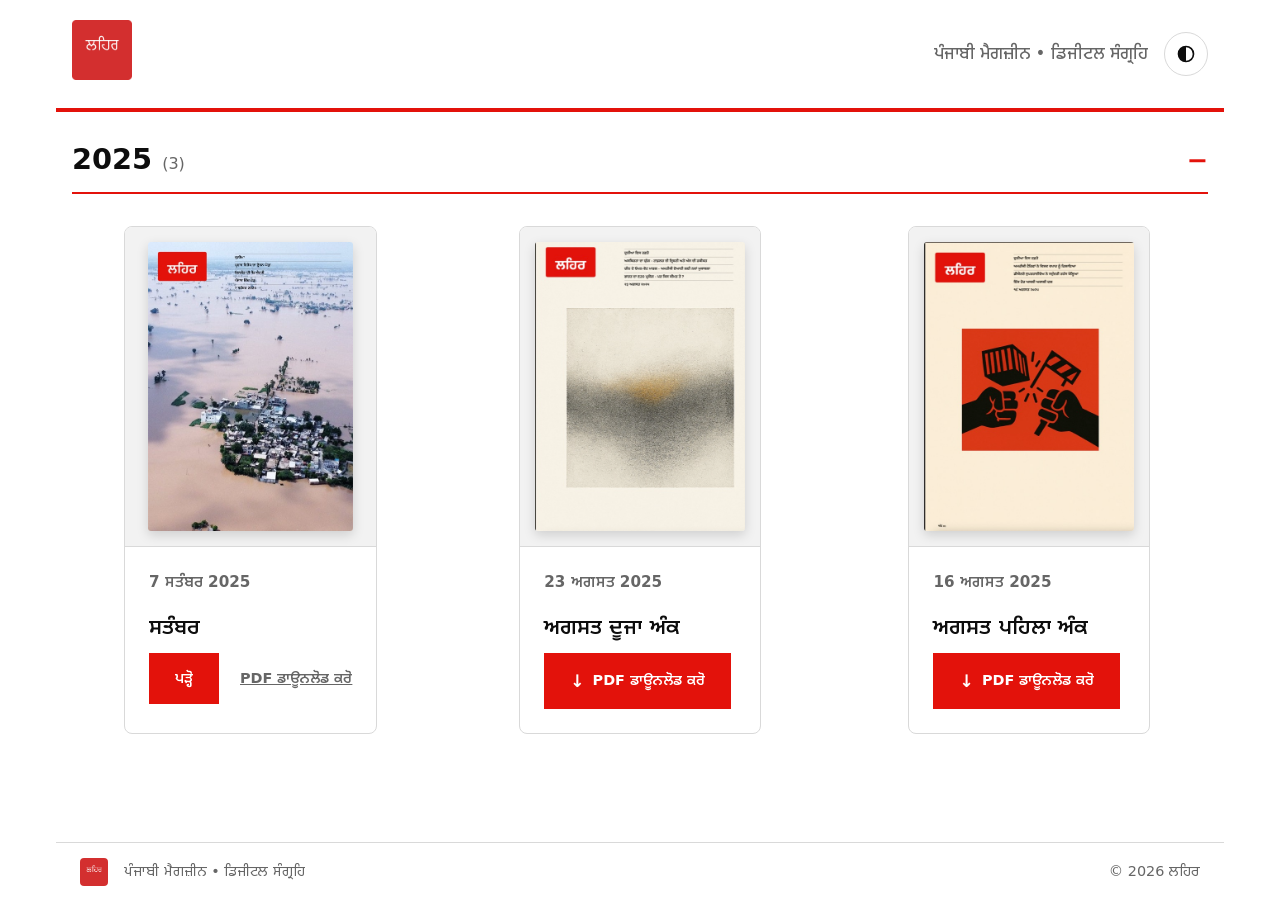
<file: index.html>
<!DOCTYPE html>
<html lang="pa">
<head>
    <meta charset="UTF-8">
    <meta name="viewport" content="width=device-width, initial-scale=1.0">
    <meta name="color-scheme" content="light dark">
    <script>try{var t=localStorage.getItem("lehar-theme");if(t)document.documentElement.dataset.theme=t}catch(e){}</script>
    <meta name="keywords" content="ਪੰਜਾਬੀ ਮੈਗਜ਼ੀਨ, ਪੰਜਾਬੀ ਖ਼ਬਰਾਂ, ਪੰਜਾਬੀ ਲੇਖ, ਪੰਜਾਬੀ ਸਾਹਿਤ, ਪੰਜਾਬੀ ਸੰਗੀਤ, ਪੰਜਾਬੀ ਸੰਸਕ੍ਰਿਤੀ, Punjabi magazine, Punjabi news, Punjabi articles">
    <title>ਲਹਿਰ</title>
    <!-- <link rel="icon" type="image/png" sizes="32x32" href="favicon.png"> -->
    <link rel="icon" type="image/x-icon" href="assets/favicon.ico">
    <meta property="og:title" content="ਸਤੰਬਰ 2025 | ਲਹਿਰ">
    <meta property="og:description" content="ਪੰਜਾਬੀ ਮੈਗਜ਼ੀਨ">
    <meta property="og:image" content="https://mandeepsmagh.github.io/lehar-magazine/issues/lehar-2025-09-07-thumb.jpg">
    <meta property="og:site_name" content="ਲਹਿਰ">
    <meta property="og:type" content="website">
    <meta property="og:locale" content="pa_IN">
    <meta name="twitter:card" content="summary_large_image">
    <meta name="twitter:image" content="https://mandeepsmagh.github.io/lehar-magazine/issues/lehar-2025-09-07-thumb.jpg">
    <meta name="description" content="ਪੰਜਾਬੀ ਮੈਗਜ਼ੀਨ">
    <style>
        /* Sama Gurmukhi is an Apple font. A device without it loads this file (34 KB, once). A device with it never does. */
        @font-face {
            font-family: "Lehar Gurmukhi";
            src: url("assets/fonts/noto-sans-gurmukhi.woff2") format("woff2");
            font-weight: 400 700;
            font-display: swap;
            unicode-range: U+0951-0952, U+0964-0965, U+0A01-0A76, U+200C-200D, U+20B9, U+25CC, U+262C, U+A830-A839;
        }

        /* Colours follow the design language: red, then the grey scale.
           Each colour is written once with light-dark(). It follows the device, and the button sets data-theme to override it. */
        :root {
            color-scheme: light dark;
            --lehar-red: #e3120b;
            --lehar-red-hover: #cc100a;
            --lehar-grey: #666666;
            --lehar-light-grey: #b3b3b3;
            --lehar-background: #ffffff;
            --lehar-off-white: #f2f2f2;
            --lehar-border: #d9d9d9;
            --lehar-text: #0d0d0d;
            --lehar-text-light: #666666;
            --shadow-subtle: 0 1px 3px rgba(0,0,0,0.12), 0 1px 2px rgba(0,0,0,0.08);
            --shadow-card: 0 4px 6px rgba(0,0,0,0.07), 0 1px 3px rgba(0,0,0,0.06);
        }

        @supports (color: light-dark(#000, #fff)) {
            :root {
                --lehar-grey: light-dark(#666666, #b3b3b3);
                --lehar-light-grey: light-dark(#b3b3b3, #666666);
                --lehar-background: light-dark(#ffffff, #0d0d0d);
                --lehar-off-white: light-dark(#f2f2f2, #1a1a1a);
                --lehar-border: light-dark(#d9d9d9, #333333);
                --lehar-text: light-dark(#0d0d0d, #f2f2f2);
                --lehar-text-light: light-dark(#666666, #b3b3b3);
            }
        }

        :root[data-theme="light"] { color-scheme: light; }
        :root[data-theme="dark"] { color-scheme: dark; }

        /* The theme button */
        .header-tools {
            display: flex;
            align-items: center;
            gap: 1rem;
        }

        .theme {
            display: inline-flex;
            align-items: center;
            justify-content: center;
            width: 2.75rem;
            height: 2.75rem;
            flex: none;
            border: 1.5px solid var(--lehar-border);
            border-radius: 50%;
            background: none;
            color: var(--lehar-text);
            cursor: pointer;
        }

        .theme:hover {
            border-color: var(--lehar-red);
        }

        .theme svg {
            width: 1.25rem;
            height: 1.25rem;
        }

        * {
            margin: 0;
            padding: 0;
            box-sizing: border-box;
        }

        body {
            font-family: "Sama Gurmukhi", "Lehar Gurmukhi", "SF Pro Text", system-ui, sans-serif;
            background-color: var(--lehar-background);
            color: var(--lehar-text);
            line-height: 1.65;
            font-size: 16px;
        }

        .container {
            max-width: 1200px;
            margin: 0 auto;
            padding: 0 1rem;
        }

        /* The footer sits at the bottom of the window when the page is short. */
        body > .container {
            min-height: 100vh;
            min-height: 100dvh;
            display: flex;
            flex-direction: column;
        }

        body > .container > main {
            flex: 1 0 auto;
        }

        /* Header - Lehar style with red bar */
        header {
            background: var(--lehar-background);
            border-bottom: 4px solid var(--lehar-red);
            padding: 1.25rem 1rem;
            margin-bottom: 1.5rem;
        }

        .header-content {
            display: flex;
            align-items: center;
            justify-content: space-between;
            gap: 1rem;
        }

        .logo img {
            max-height: 60px;
            width: auto;
        }

        /* Hide logo when it's empty or contains only whitespace */
        .logo:empty,
        .logo:has(img[src=""]),
        .logo:has(img:not([src])) {
            display: none;
            margin-bottom: 0;
        }

        .subtitle {
            font-size: 1.05rem;
            font-weight: 500;
            color: var(--lehar-grey);
            text-align: right;
        }

        /* Main content area */
        main {
            padding: 0 1rem;
        }

        .section-header {
            border-bottom: 2px solid var(--lehar-red);
            margin-bottom: 2rem;
            padding-bottom: 0.5rem;
        }

        /* One block for each year. The newest year is open and the older years are closed. */
        .year {
            margin-bottom: 1.5rem;
        }

        .year > summary {
            display: flex;
            align-items: baseline;
            justify-content: space-between;
            cursor: pointer;
            list-style: none;
        }

        .year > summary::-webkit-details-marker {
            display: none;
        }

        .year > summary::after {
            content: "+";
            color: var(--lehar-red);
            font-size: 1.6rem;
            font-weight: 600;
        }

        .year[open] > summary::after {
            content: "\2212";
        }

        .year:not([open]) > summary {
            margin-bottom: 0;
        }

        .count {
            color: var(--lehar-text-light);
            font-size: 1rem;
            font-weight: 500;
        }

        .section-title {
            font-size: 1.8rem;
            font-weight: 600;
            color: var(--lehar-text);
            margin: 0;
        }

        /* Issues grid - Clean, newspaper-like layout */
        .issues-grid {
            display: grid;
            grid-template-columns: repeat(auto-fit, minmax(280px, 1fr));
            gap: 2rem;
            margin-bottom: 3rem;
        }

        /* Issue cards - Clean, professional styling */
        .issue-card {
            background: var(--lehar-background);
            border: 1px solid var(--lehar-border);
            border-radius: 8px;
            transition: all 0.3s ease;
            overflow: hidden;
            max-width: 350px;
            margin: 0 auto;
        }

        .issue-card:hover {
            box-shadow: var(--shadow-card);
            border-color: var(--lehar-light-grey);
        }

        .image-container {
            position: relative;
            overflow: hidden;
            border-bottom: 1px solid var(--lehar-border);
            height: 320px; /* Increased height to accommodate full cover */
            background: var(--lehar-off-white);
            display: flex;
            align-items: center;
            justify-content: center;
            padding: 15px;
        }

        .issue-card img {
            width: auto;
            height: auto;
            max-width: 100%;
            max-height: 100%;
            object-fit: contain; /* Changed from cover to contain to show full image */
            transition: transform 0.3s ease;
            border-radius: 3px;
            box-shadow: 0 4px 12px rgba(0,0,0,0.15);
        }

        .issue-card:hover img {
            transform: scale(1.05);
        }

        .content {
            padding: 1.5rem;
        }

        .issue-card h3 {
            font-size: 1.3rem;
            font-weight: 600;
            color: var(--lehar-text);
            margin-bottom: 0.75rem;
            line-height: 1.3;
        }

        .issue-card p {
            font-size: 0.95rem;
            color: var(--lehar-text-light);
            line-height: 1.5;
            margin-bottom: 1.25rem;
        }

        /* Download button - Lehar red styling */
        .download-btn {
            display: inline-flex;
            align-items: center;
            gap: 0.5rem;
            background: var(--lehar-red);
            color: white;
            text-decoration: none;
            padding: 0.75rem 1.5rem;
            font-weight: 600;
            font-size: 0.9rem;
            transition: all 0.2s ease;
            border: 2px solid var(--lehar-red);
        }

        .download-btn:hover {
            background: var(--lehar-red-hover);
            border-color: var(--lehar-red-hover);
            transform: translateY(-1px);
        }

        .download-btn::before {
            content: "↓";
            font-size: 1.2em;
            font-weight: bold;
        }

        .download-btn.read::before {
            content: none;
        }

        .pdf-link {
            display: inline-block;
            margin-left: 1rem;
            padding: 0.75rem 0;
            color: var(--lehar-grey);
            font-size: 0.9rem;
            font-weight: 600;
        }

        /* Empty state */
        .empty-state {
            text-align: center;
            padding: 4rem 2rem;
            background: var(--lehar-off-white);
            border: 1px solid var(--lehar-border);
        }

        .empty-state h2 {
            font-size: 1.8rem;
            color: var(--lehar-text);
            margin-bottom: 1rem;
        }

        .empty-state p {
            color: var(--lehar-text-light);
        }

        /* Footer: a hairline with the logo, the tagline and the year */
        .site-foot {
            border-top: 1px solid var(--lehar-border);
            color: var(--lehar-text-light);
            margin-top: 3rem;
        }

        .foot-inner {
            display: flex;
            flex-wrap: wrap;
            align-items: center;
            justify-content: space-between;
            gap: 1.25rem;
            padding: 0.9rem 1.5rem;
        }

        .foot-brand {
            display: flex;
            flex-wrap: wrap;
            align-items: center;
            gap: 1rem;
        }

        .foot-brand img {
            display: block;
            height: 1.75rem;
            width: auto;
            border-radius: 4px;
        }

        .site-foot p {
            font-size: 0.9rem;
        }

        /* Skip link, focus and motion */
        .skip {
            position: absolute;
            left: -9999px;
            top: 0.5rem;
            background: var(--lehar-red);
            color: #ffffff;
            padding: 0.5rem 1rem;
            z-index: 10;
        }

        .skip:focus {
            left: 0.5rem;
        }

        a:focus-visible {
            outline: 3px solid var(--lehar-red);
            outline-offset: 3px;
        }

        .issue-date {
            font-size: 0.85rem;
            font-weight: 600;
            color: var(--lehar-text-light);
            margin-bottom: 0.25rem;
        }

        .issues-grid {
            list-style: none;
        }

        @media (prefers-reduced-motion: reduce) {
            * {
                transition: none !important;
            }

            .issue-card:hover img {
                transform: none;
            }
        }

        /* Responsive design */
        @media (max-width: 768px) {
            .container {
                padding: 0 0.5rem;
            }
            
            .issues-grid {
                grid-template-columns: repeat(auto-fit, minmax(250px, 1fr));
                gap: 1.5rem;
                margin-bottom: 2rem;
            }
            
            .image-container {
                height: 280px;
                padding: 12px;
            }
            
            header {
                padding: 1.5rem 0 1rem;
            }
            
            .content {
                padding: 1.25rem;
            }
            
            main {
                padding: 0 0.5rem;
            }
        }

        @media (max-width: 480px) {
            .issues-grid {
                grid-template-columns: 1fr;
                gap: 1.5rem;
            }
            
            .issue-card {
                max-width: 100%;
            }
            
            .image-container {
                height: 260px;
                padding: 10px;
            }
            
            .issue-card h3 {
                font-size: 1.2rem;
            }
        }

        /* Phone: each issue is a row, a small cover on the left */
        @media (max-width: 720px) {
            .issues-grid {
                display: block;
                margin-bottom: 1rem;
            }

            .issue-card {
                display: grid;
                grid-template-columns: 96px minmax(0, 1fr);
                column-gap: 1rem;
                max-width: none;
                border: 0;
                border-bottom: 1px solid var(--lehar-border);
                border-radius: 0;
                padding: 1.1rem 0;
            }

            .issue-card:hover {
                box-shadow: none;
            }

            .image-container {
                height: auto;
                padding: 0;
                border: 0;
                background: none;
                align-items: flex-start;
            }

            .issue-card img {
                box-shadow: 0 1px 2px rgba(0,0,0,0.12), 0 8px 14px -8px rgba(0,0,0,0.35);
            }

            .issue-card:hover img {
                transform: none;
            }

            .content {
                padding: 0;
            }

            .issue-card h3 {
                font-size: 1.15rem;
                margin-bottom: 0.6rem;
            }

            .download-btn {
                padding: 0.6rem 1.1rem;
            }

            .pdf-link {
                margin-left: 0.75rem;
            }
        }

        /* Print-friendly styles */
        @media print {
            body {
                background: white;
            }
            
            .issue-card {
                break-inside: avoid;
            }
        }

        /* JavaScript fallback for hiding empty logo */
        .logo-hidden {
            display: none !important;
            margin-bottom: 0 !important;
        }
    </style>
</head>
<body>
    <a class="skip" href="#archive">ਸੰਗ੍ਰਹਿ ’ਤੇ ਜਾਓ</a>
    <div class="container">
        <header>
            <div class="header-content">
                <div class="logo" id="logoContainer"><img src="assets/logo.png" alt="ਲਹਿਰ"></div>
                <div class="header-tools">
                    <p class="subtitle">ਪੰਜਾਬੀ ਮੈਗਜ਼ੀਨ • ਡਿਜੀਟਲ ਸੰਗ੍ਰਹਿ</p>
                    <button class="theme" type="button" aria-label="ਥੀਮ ਬਦਲੋ" aria-pressed="false"><svg viewBox="0 0 24 24" aria-hidden="true"><circle cx="12" cy="12" r="9" fill="none" stroke="currentColor" stroke-width="2"/><path d="M12 3a9 9 0 0 0 0 18z" fill="currentColor"/></svg></button>
                </div>
            </div>
        </header>

        <main id="archive">
            <details class="year" open>
            <summary class="section-header">
                <h2 class="section-title">2025 <span class="count">(3)</span></h2>
            </summary>

            <ul class="issues-grid">
                <li class="issue-card">
                    <a class="image-container" href="issues/2025-09-07/" tabindex="-1" aria-hidden="true">
                        <img src="issues/lehar-2025-09-07-thumb.jpg" alt="" width="495" height="700" loading="lazy">
                    </a>
                    <div class="content">
                        <p class="issue-date">7 ਸਤੰਬਰ 2025</p>
                        <h3>ਸਤੰਬਰ</h3>
                        <a href="issues/2025-09-07/" class="download-btn read">ਪੜ੍ਹੋ</a>
                        <a href="issues/lehar-2025-09-07.pdf" class="pdf-link" download>PDF ਡਾਊਨਲੋਡ ਕਰੋ</a>
                    </div>
                </li>
                <li class="issue-card">
                    <a class="image-container" href="issues/lehar-2025-08-02.pdf" tabindex="-1" aria-hidden="true">
                        <img src="issues/lehar-2025-08-02-thumb.jpg" alt="" width="508" height="700" loading="lazy">
                    </a>
                    <div class="content">
                        <p class="issue-date">23 ਅਗਸਤ 2025</p>
                        <h3>ਅਗਸਤ ਦੂਜਾ ਅੰਕ</h3>
                        <a href="issues/lehar-2025-08-02.pdf" class="download-btn" download>PDF ਡਾਊਨਲੋਡ ਕਰੋ</a>
                    </div>
                </li>
                <li class="issue-card">
                    <a class="image-container" href="issues/lehar-2025-08-01.pdf" tabindex="-1" aria-hidden="true">
                        <img src="issues/lehar-2025-08-01-thumb.jpg" alt="" width="508" height="700" loading="lazy">
                    </a>
                    <div class="content">
                        <p class="issue-date">16 ਅਗਸਤ 2025</p>
                        <h3>ਅਗਸਤ ਪਹਿਲਾ ਅੰਕ</h3>
                        <a href="issues/lehar-2025-08-01.pdf" class="download-btn" download>PDF ਡਾਊਨਲੋਡ ਕਰੋ</a>
                    </div>
                </li>
            </ul>
            </details>
        </main>

        <footer class="site-foot">
            <div class="foot-inner">
                <div class="foot-brand">
                <img src="assets/logo.png" alt="ਲਹਿਰ">
                <p>ਪੰਜਾਬੀ ਮੈਗਜ਼ੀਨ • ਡਿਜੀਟਲ ਸੰਗ੍ਰਹਿ</p>
                </div>
                <p>&copy; 2026 ਲਹਿਰ</p>
            </div>
        </footer>
    </div>

    <script>
        (function () {
            var d = document.documentElement, b = document.querySelector('.theme');
            function dark() { return (d.dataset.theme || (matchMedia('(prefers-color-scheme: dark)').matches ? 'dark' : 'light')) === 'dark'; }
            b.setAttribute('aria-pressed', dark());
            b.onclick = function () {
                d.dataset.theme = dark() ? 'light' : 'dark';
                b.setAttribute('aria-pressed', dark());
                try { localStorage.setItem('lehar-theme', d.dataset.theme); } catch (e) {}
            };
        })();
    </script>
    <script>
        // Hide logo container if it's empty or only contains whitespace/placeholders
        document.addEventListener('DOMContentLoaded', function() {
            const logoContainer = document.getElementById('logoContainer');
            const logoContent = logoContainer.innerHTML.trim();
            
            // Check if logo is empty, contains only whitespace, or contains the placeholder
            if (!logoContent || 
                logoContent === '{{LOGO}}' || 
                logoContent === '' ||
                logoContent.match(/^\s*$/)) {
                logoContainer.classList.add('logo-hidden');
            }
            
            // Also check if logo contains an empty img tag
            const logoImg = logoContainer.querySelector('img');
            if (logoImg && (!logoImg.src || logoImg.src === '' || logoImg.src.includes('{{') || logoImg.src === window.location.href)) {
                logoContainer.classList.add('logo-hidden');
            }
        });
    </script>
</body>
</html>
</file>
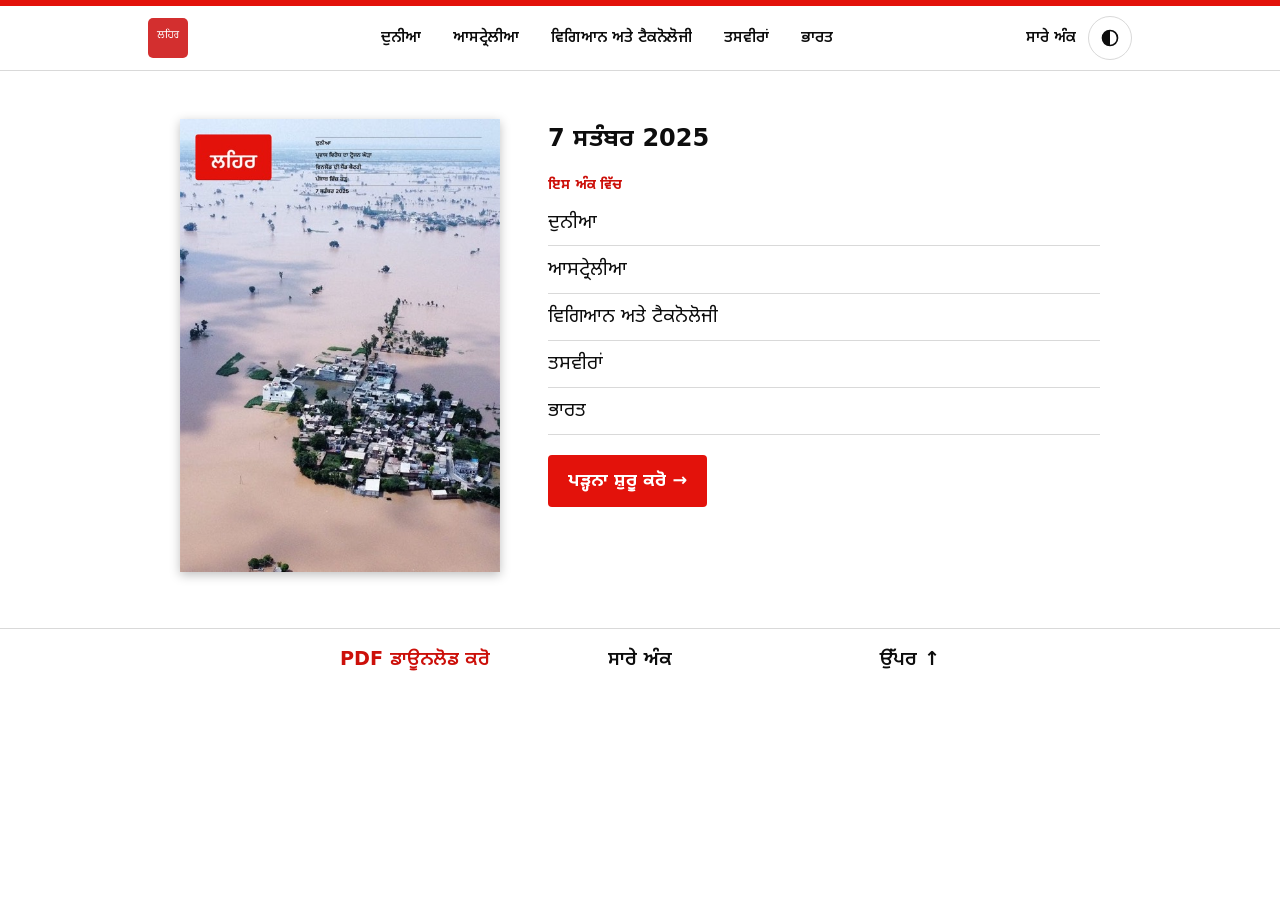
<file: issues/2025-09-07/index.html>
<!DOCTYPE html>
<html lang="pa" dir="ltr">
<head>
  <meta charset="utf-8">
  <meta name="viewport" content="width=device-width, initial-scale=1, viewport-fit=cover">
  <meta name="color-scheme" content="light dark">
  <meta name="theme-color" content="#e3120b">
  <script>try{var t=localStorage.getItem("lehar-theme");if(t)document.documentElement.dataset.theme=t}catch(e){}</script>
  <title>ਲਹਿਰ · 7 ਸਤੰਬਰ 2025</title>
  <link rel="stylesheet" href="web.css">
</head>
<body id="top">
<a class="skip" href="#content">ਸਮੱਗਰੀ ’ਤੇ ਜਾਓ</a>
<header class="bar">
  <div class="wrap">
    <a class="logo" href="../../"><img src="../../assets/logo.png" alt="ਲਹਿਰ" height="40"></a>
    <nav class="menu" aria-label="ਭਾਗ"><a href="1-page-start.html">ਦੁਨੀਆ</a><a href="2-australia.html">ਆਸਟ੍ਰੇਲੀਆ</a><a href="3-science.html">ਵਿਗਿਆਨ ਅਤੇ ਟੈਕਨੋਲੋਜੀ</a><a href="4-photos.html">ਤਸਵੀਰਾਂ</a><a href="5-india.html">ਭਾਰਤ</a></nav>
    <div class="tools">
      <a class="all" href="../../">ਸਾਰੇ ਅੰਕ</a>
      <button class="theme" type="button" aria-label="ਥੀਮ ਬਦਲੋ" aria-pressed="false"><svg viewBox="0 0 24 24" aria-hidden="true"><circle cx="12" cy="12" r="9" fill="none" stroke="currentColor" stroke-width="2"/><path d="M12 3a9 9 0 0 0 0 18z" fill="currentColor"/></svg></button>
    </div>
  </div>
</header>
<main class="wrap index" id="content">
  <header class="issue-head">
    <img class="cover" src="cover.jpg" alt="ਹੜ੍ਹ ਦੇ ਪਾਣੀ ਨਾਲ ਘਿਰਿਆ ਪੰਜਾਬ ਦਾ ਇੱਕ ਪਿੰਡ, ਉੱਪਰੋਂ ਲਈ ਤਸਵੀਰ" width="1240" height="1754">
    <div class="issue-info">
      <p class="date">7 ਸਤੰਬਰ 2025</p>
      <p class="label" id="contents-label">ਇਸ ਅੰਕ ਵਿੱਚ</p>
      <nav id="TOC" role="doc-toc" aria-labelledby="contents-label">
<ul>
<li><a href="1-page-start.html#page-start" id="toc-page-start">ਦੁਨੀਆ</a></li>
<li><a href="2-australia.html#australia" id="toc-australia">ਆਸਟ੍ਰੇਲੀਆ</a></li>
<li><a href="3-science.html#science" id="toc-science">ਵਿਗਿਆਨ ਅਤੇ ਟੈਕਨੋਲੋਜੀ</a></li>
<li><a href="4-photos.html#photos" id="toc-photos">ਤਸਵੀਰਾਂ</a></li>
<li><a href="5-india.html#india" id="toc-india">ਭਾਰਤ</a></li>
</ul>
      </nav>
      <p class="start"><a href="1-page-start.html" rel="next">ਪੜ੍ਹਨਾ ਸ਼ੁਰੂ ਕਰੋ →</a></p>
    </div>
  </header>
</main>
<footer class="foot">
  <div class="wrap">
    <a class="pdf" href="../lehar-2025-09-07.pdf">PDF ਡਾਊਨਲੋਡ ਕਰੋ</a>
    <a href="../../">ਸਾਰੇ ਅੰਕ</a>
    <a href="#top">ਉੱਪਰ ↑</a>
  </div>
</footer>
<script>
(function () {
  var d = document.documentElement, b = document.querySelector('.theme');
  function dark() { return (d.dataset.theme || (matchMedia('(prefers-color-scheme: dark)').matches ? 'dark' : 'light')) === 'dark'; }
  b.setAttribute('aria-pressed', dark());
  b.onclick = function () {
    d.dataset.theme = dark() ? 'light' : 'dark';
    b.setAttribute('aria-pressed', dark());
    try { localStorage.setItem('lehar-theme', d.dataset.theme); } catch (e) {}
  };
})();
</script>
</body>
</html>
</file>
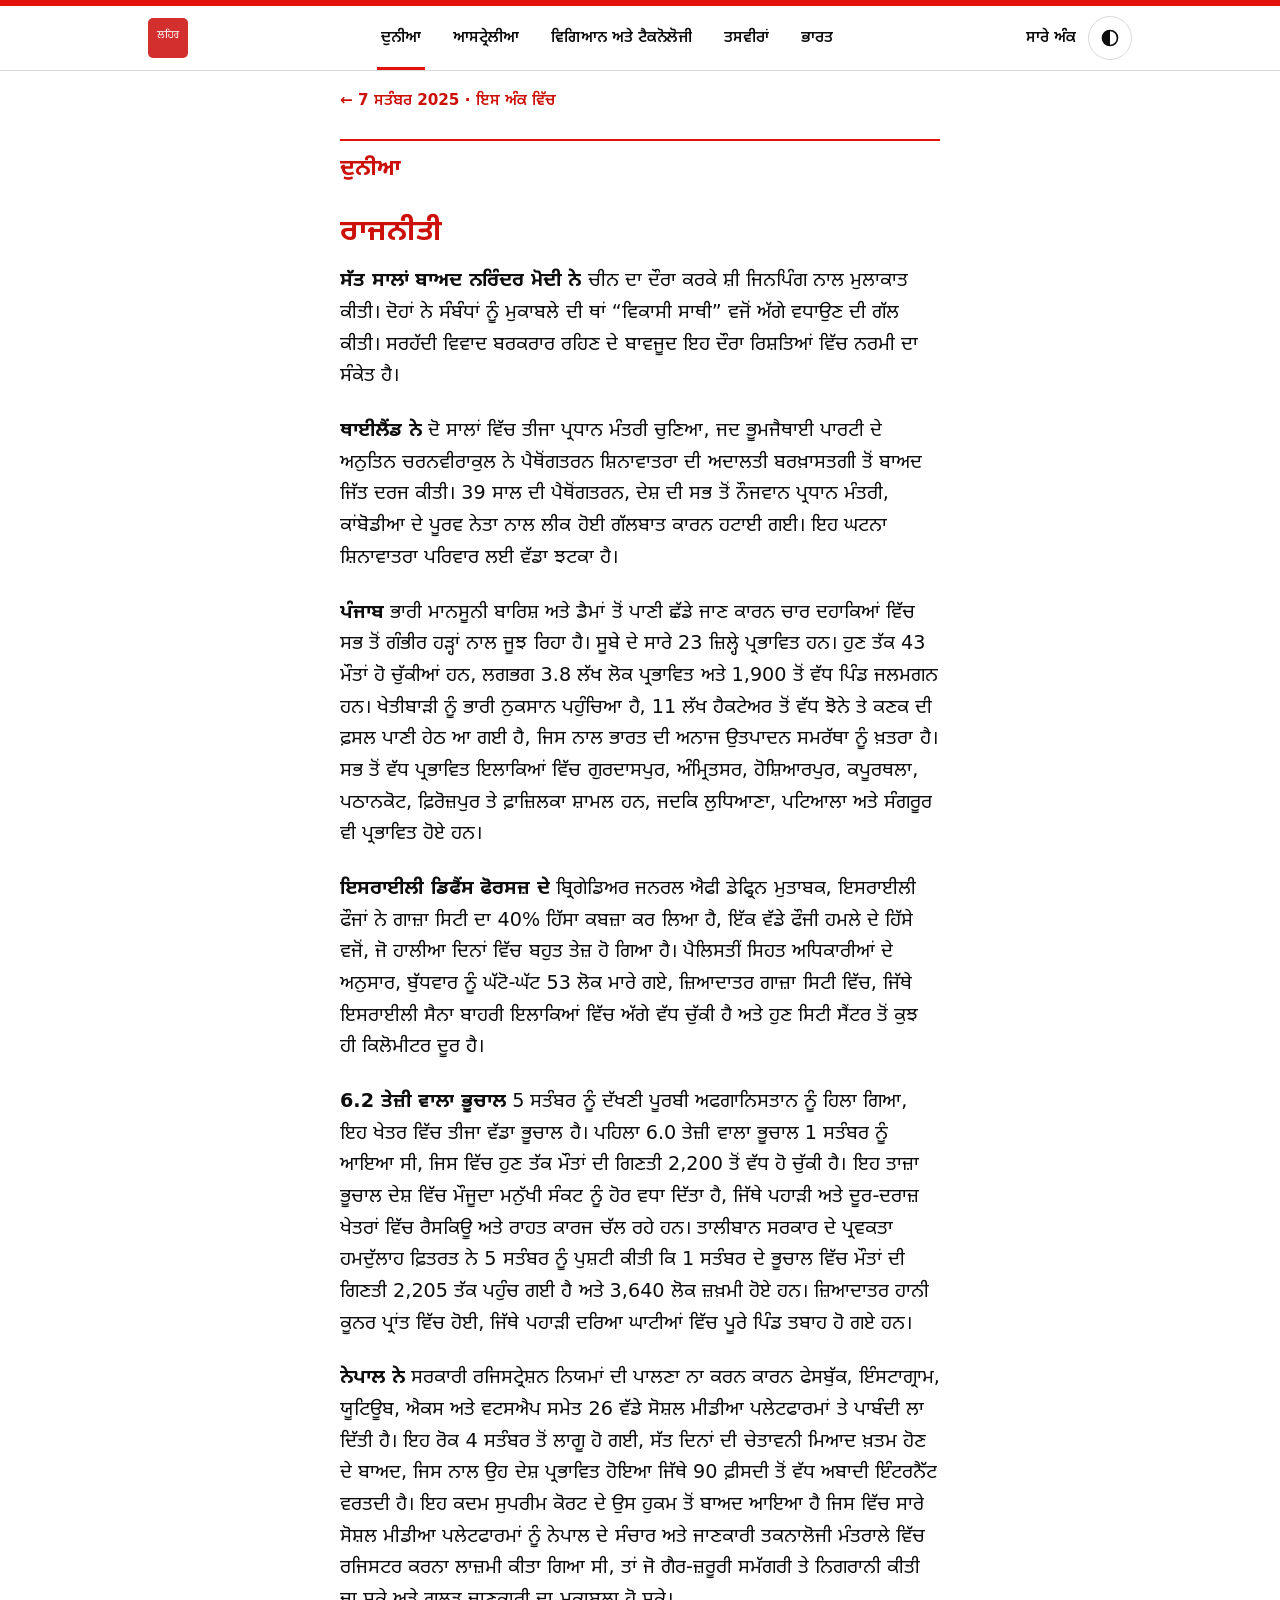
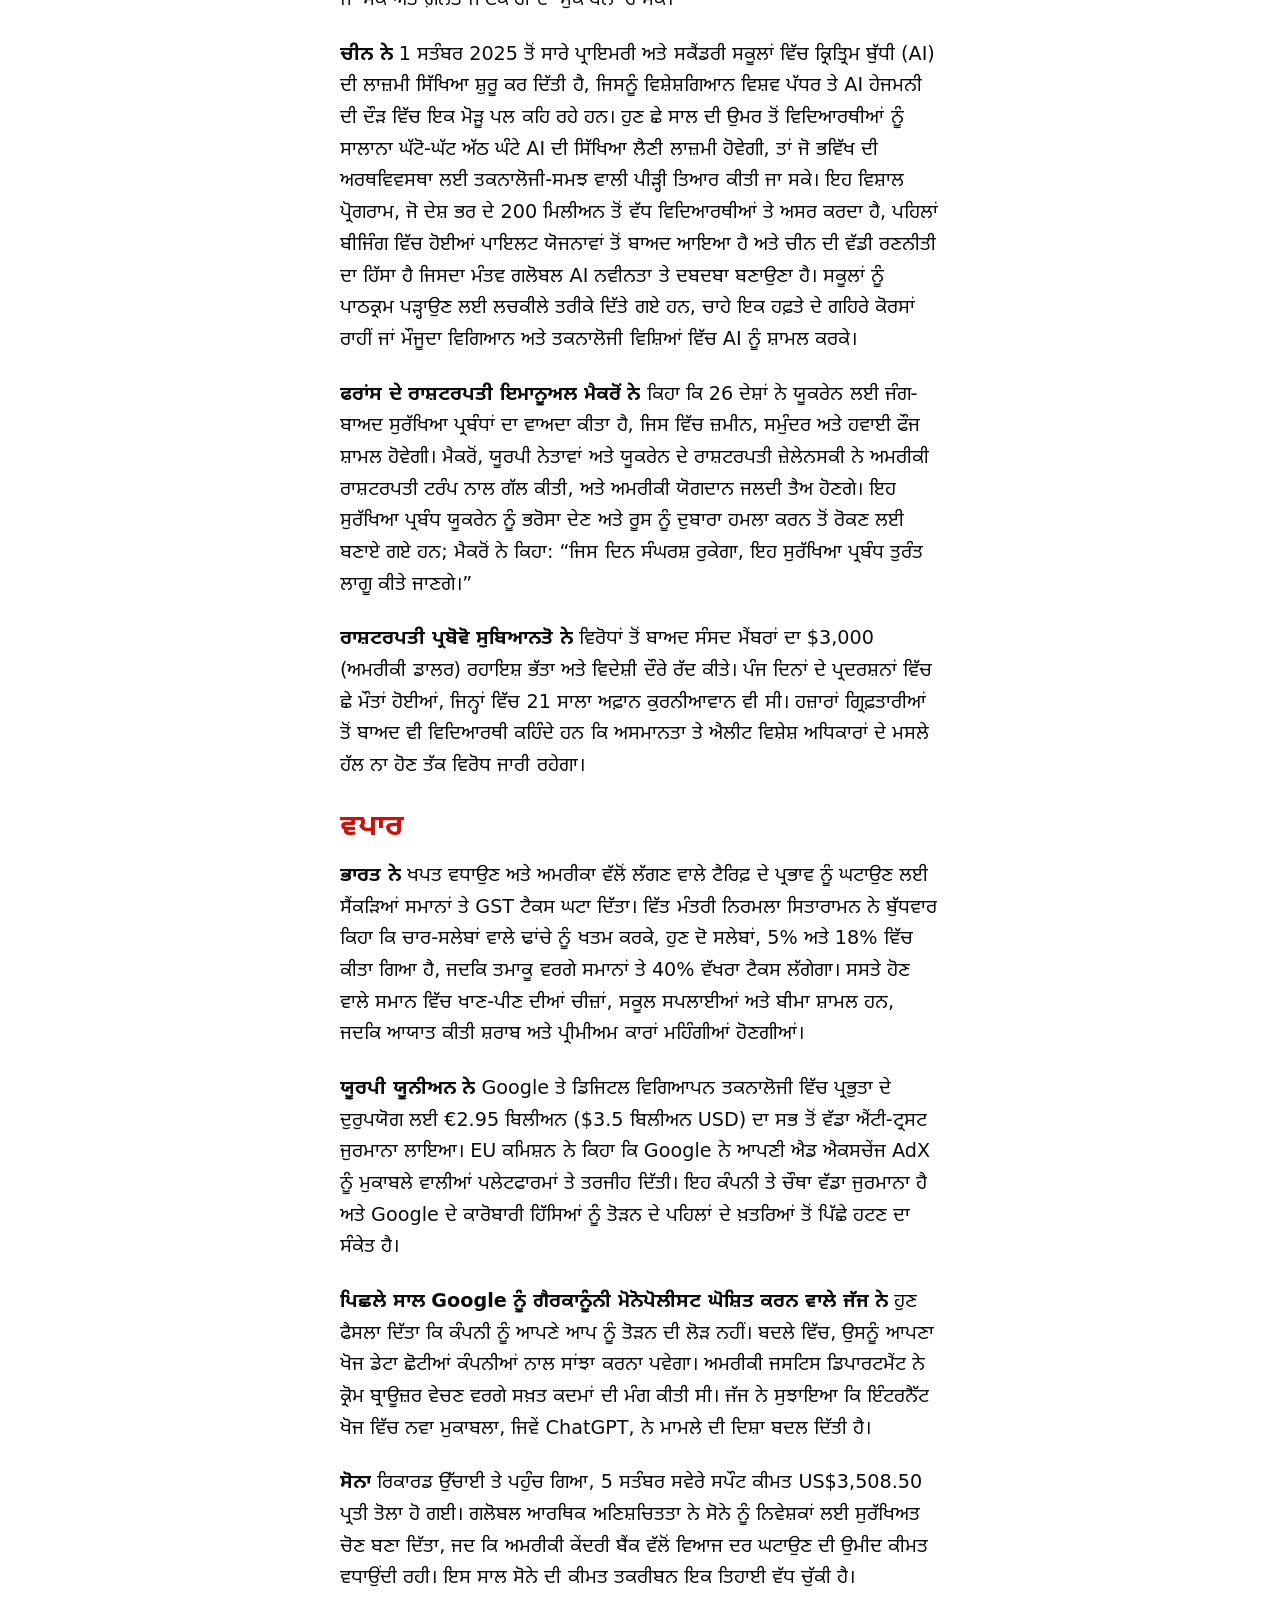
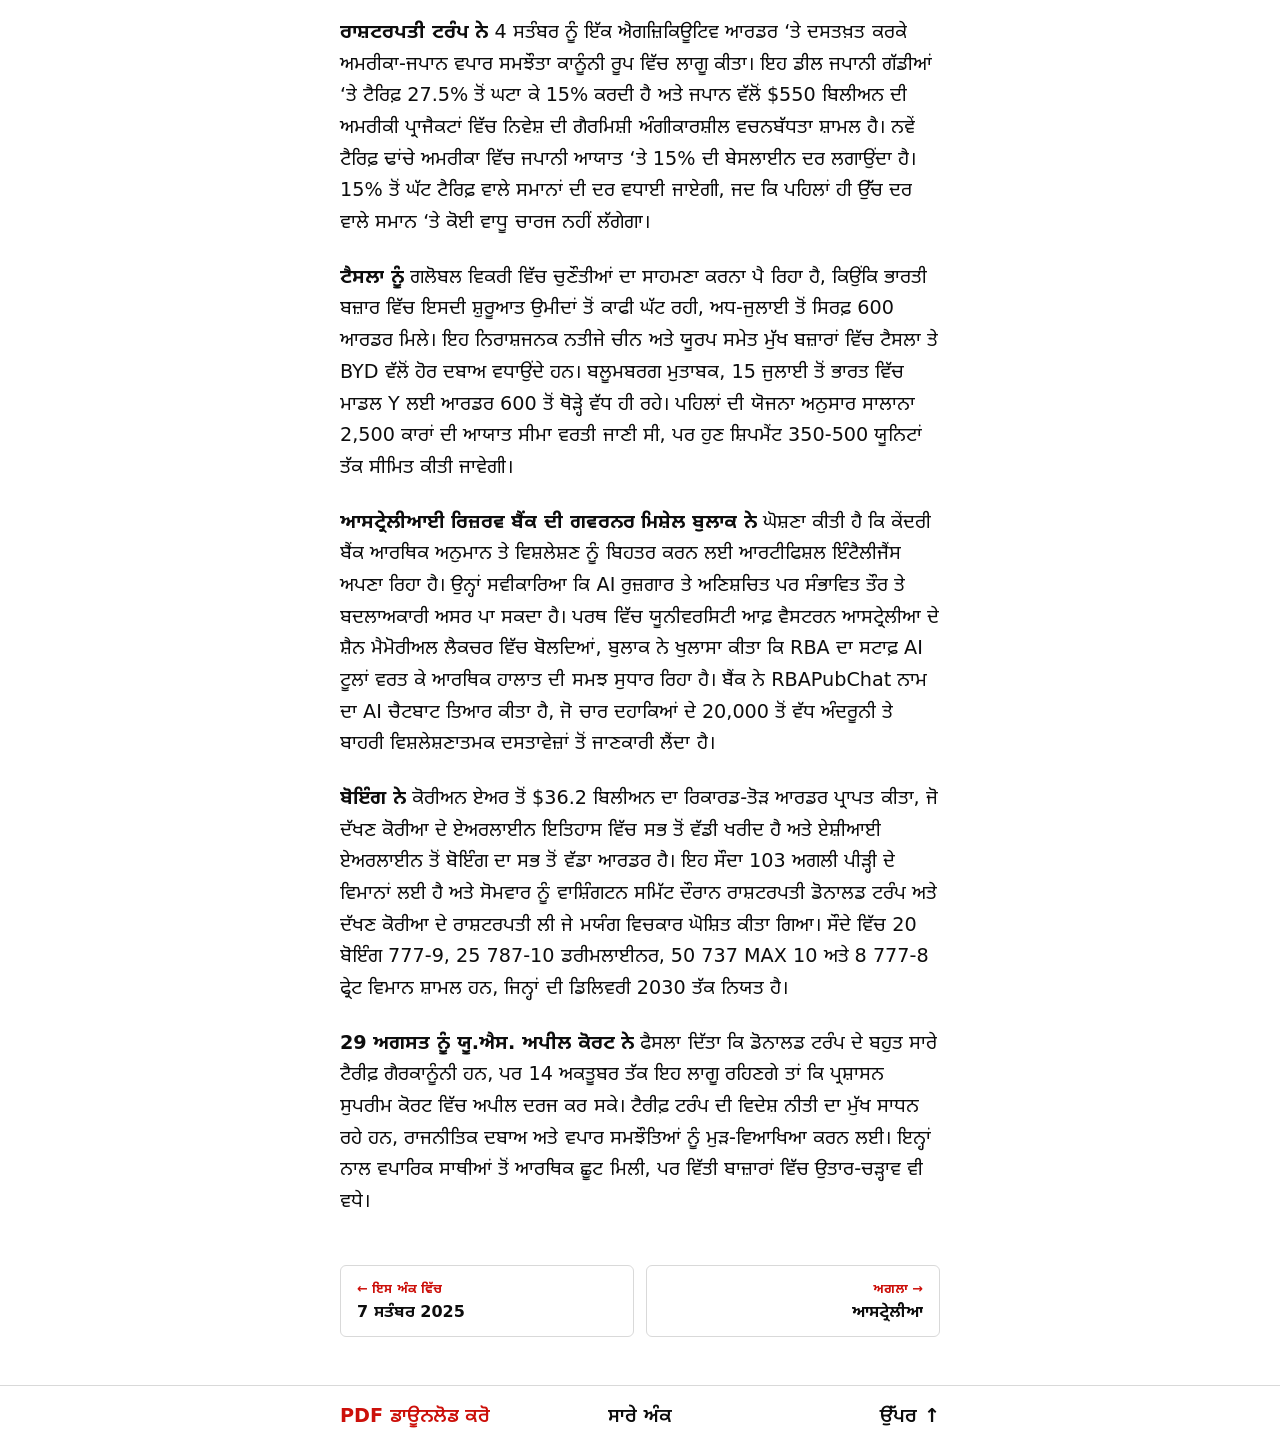
<file: issues/2025-09-07/1-page-start.html>
<!DOCTYPE html>
<html lang="pa" dir="ltr">
<head>
  <meta charset="utf-8">
  <meta name="viewport" content="width=device-width, initial-scale=1, viewport-fit=cover">
  <meta name="color-scheme" content="light dark">
  <meta name="theme-color" content="#e3120b">
  <script>try{var t=localStorage.getItem("lehar-theme");if(t)document.documentElement.dataset.theme=t}catch(e){}</script>
  <title>ਦੁਨੀਆ · ਲਹਿਰ · 7 ਸਤੰਬਰ 2025</title>
  <link rel="stylesheet" href="web.css">
</head>
<body id="top">
<a class="skip" href="#content">ਸਮੱਗਰੀ ’ਤੇ ਜਾਓ</a>
<header class="bar">
  <div class="wrap">
    <a class="logo" href="../../"><img src="../../assets/logo.png" alt="ਲਹਿਰ" height="40"></a>
    <nav class="menu" aria-label="ਭਾਗ"><a aria-current="page" href="1-page-start.html">ਦੁਨੀਆ</a><a href="2-australia.html">ਆਸਟ੍ਰੇਲੀਆ</a><a href="3-science.html">ਵਿਗਿਆਨ ਅਤੇ ਟੈਕਨੋਲੋਜੀ</a><a href="4-photos.html">ਤਸਵੀਰਾਂ</a><a href="5-india.html">ਭਾਰਤ</a></nav>
    <div class="tools">
      <a class="all" href="../../">ਸਾਰੇ ਅੰਕ</a>
      <button class="theme" type="button" aria-label="ਥੀਮ ਬਦਲੋ" aria-pressed="false"><svg viewBox="0 0 24 24" aria-hidden="true"><circle cx="12" cy="12" r="9" fill="none" stroke="currentColor" stroke-width="2"/><path d="M12 3a9 9 0 0 0 0 18z" fill="currentColor"/></svg></button>
    </div>
  </div>
</header>
<main class="wrap" id="content">
  <nav class="crumbs" aria-label="ਤੁਸੀਂ ਇੱਥੇ ਹੋ">
    <a href="index.html">← 7 ਸਤੰਬਰ 2025 · ਇਸ ਅੰਕ ਵਿੱਚ</a>
  </nav>
<h1 data-number="1" id="page-start">ਦੁਨੀਆ</h1>
<h2 data-number="1.1" id="ਰਜਨਤ">ਰਾਜਨੀਤੀ</h2>
<p><span id="brief-group"></span></p>
<p><strong>ਸੱਤ ਸਾਲਾਂ ਬਾਅਦ ਨਰਿੰਦਰ ਮੋਦੀ ਨੇ</strong> ਚੀਨ ਦਾ ਦੌਰਾ ਕਰਕੇ ਸ਼ੀ ਜਿਨਪਿੰਗ ਨਾਲ ਮੁਲਾਕਾਤ ਕੀਤੀ। ਦੋਹਾਂ ਨੇ ਸੰਬੰਧਾਂ ਨੂੰ ਮੁਕਾਬਲੇ ਦੀ ਥਾਂ “ਵਿਕਾਸੀ ਸਾਥੀ” ਵਜੋਂ ਅੱਗੇ ਵਧਾਉਣ ਦੀ ਗੱਲ ਕੀਤੀ। ਸਰਹੱਦੀ ਵਿਵਾਦ ਬਰਕਰਾਰ ਰਹਿਣ ਦੇ ਬਾਵਜੂਦ ਇਹ ਦੌਰਾ ਰਿਸ਼ਤਿਆਂ ਵਿੱਚ ਨਰਮੀ ਦਾ ਸੰਕੇਤ ਹੈ।</p>
<p><strong>ਥਾਈਲੈਂਡ ਨੇ</strong> ਦੋ ਸਾਲਾਂ ਵਿੱਚ ਤੀਜਾ ਪ੍ਰਧਾਨ ਮੰਤਰੀ ਚੁਣਿਆ, ਜਦ ਭੂਮਜੈਥਾਈ ਪਾਰਟੀ ਦੇ ਅਨੁਤਿਨ ਚਰਨਵੀਰਾਕੁਲ ਨੇ ਪੈਥੋਂਗਤਰਨ ਸ਼ਿਨਾਵਾਤਰਾ ਦੀ ਅਦਾਲਤੀ ਬਰਖ਼ਾਸਤਗੀ ਤੋਂ ਬਾਅਦ ਜਿੱਤ ਦਰਜ ਕੀਤੀ। 39 ਸਾਲ ਦੀ ਪੈਥੋਂਗਤਰਨ, ਦੇਸ਼ ਦੀ ਸਭ ਤੋਂ ਨੌਜਵਾਨ ਪ੍ਰਧਾਨ ਮੰਤਰੀ, ਕਾਂਬੋਡੀਆ ਦੇ ਪੂਰਵ ਨੇਤਾ ਨਾਲ ਲੀਕ ਹੋਈ ਗੱਲਬਾਤ ਕਾਰਨ ਹਟਾਈ ਗਈ। ਇਹ ਘਟਨਾ ਸ਼ਿਨਾਵਾਤਰਾ ਪਰਿਵਾਰ ਲਈ ਵੱਡਾ ਝਟਕਾ ਹੈ।</p>
<p><strong>ਪੰਜਾਬ</strong> ਭਾਰੀ ਮਾਨਸੂਨੀ ਬਾਰਿਸ਼ ਅਤੇ ਡੈਮਾਂ ਤੋਂ ਪਾਣੀ ਛੱਡੇ ਜਾਣ ਕਾਰਨ ਚਾਰ ਦਹਾਕਿਆਂ ਵਿੱਚ ਸਭ ਤੋਂ ਗੰਭੀਰ ਹੜ੍ਹਾਂ ਨਾਲ ਜੂਝ ਰਿਹਾ ਹੈ। ਸੂਬੇ ਦੇ ਸਾਰੇ 23 ਜ਼ਿਲ੍ਹੇ ਪ੍ਰਭਾਵਿਤ ਹਨ। ਹੁਣ ਤੱਕ 43 ਮੌਤਾਂ ਹੋ ਚੁੱਕੀਆਂ ਹਨ, ਲਗਭਗ 3.8 ਲੱਖ ਲੋਕ ਪ੍ਰਭਾਵਿਤ ਅਤੇ 1,900 ਤੋਂ ਵੱਧ ਪਿੰਡ ਜਲਮਗਨ ਹਨ। ਖੇਤੀਬਾੜੀ ਨੂੰ ਭਾਰੀ ਨੁਕਸਾਨ ਪਹੁੰਚਿਆ ਹੈ, 11 ਲੱਖ ਹੈਕਟੇਅਰ ਤੋਂ ਵੱਧ ਝੋਨੇ ਤੇ ਕਣਕ ਦੀ ਫ਼ਸਲ ਪਾਣੀ ਹੇਠ ਆ ਗਈ ਹੈ, ਜਿਸ ਨਾਲ ਭਾਰਤ ਦੀ ਅਨਾਜ ਉਤਪਾਦਨ ਸਮਰੱਥਾ ਨੂੰ ਖ਼ਤਰਾ ਹੈ। ਸਭ ਤੋਂ ਵੱਧ ਪ੍ਰਭਾਵਿਤ ਇਲਾਕਿਆਂ ਵਿੱਚ ਗੁਰਦਾਸਪੁਰ, ਅੰਮ੍ਰਿਤਸਰ, ਹੋਸ਼ਿਆਰਪੁਰ, ਕਪੂਰਥਲਾ, ਪਠਾਨਕੋਟ, ਫ਼ਿਰੋਜ਼ਪੁਰ ਤੇ ਫ਼ਾਜ਼ਿਲਕਾ ਸ਼ਾਮਲ ਹਨ, ਜਦਕਿ ਲੁਧਿਆਣਾ, ਪਟਿਆਲਾ ਅਤੇ ਸੰਗਰੂਰ ਵੀ ਪ੍ਰਭਾਵਿਤ ਹੋਏ ਹਨ।</p>
<p><strong>ਇਸਰਾਈਲੀ ਡਿਫੈਂਸ ਫੋਰਸਜ਼ ਦੇ</strong> ਬ੍ਰਿਗੇਡਿਅਰ ਜਨਰਲ ਐਫੀ ਡੇਫ੍ਰਿਨ ਮੁਤਾਬਕ, ਇਸਰਾਈਲੀ ਫੌਜਾਂ ਨੇ ਗਾਜ਼ਾ ਸਿਟੀ ਦਾ 40% ਹਿੱਸਾ ਕਬਜ਼ਾ ਕਰ ਲਿਆ ਹੈ, ਇੱਕ ਵੱਡੇ ਫੌਜੀ ਹਮਲੇ ਦੇ ਹਿੱਸੇ ਵਜੋਂ, ਜੋ ਹਾਲੀਆ ਦਿਨਾਂ ਵਿੱਚ ਬਹੁਤ ਤੇਜ਼ ਹੋ ਗਿਆ ਹੈ। ਪੈਲਿਸਤੀਂ ਸਿਹਤ ਅਧਿਕਾਰੀਆਂ ਦੇ ਅਨੁਸਾਰ, ਬੁੱਧਵਾਰ ਨੂੰ ਘੱਟੋ-ਘੱਟ 53 ਲੋਕ ਮਾਰੇ ਗਏ, ਜ਼ਿਆਦਾਤਰ ਗਾਜ਼ਾ ਸਿਟੀ ਵਿੱਚ, ਜਿੱਥੇ ਇਸਰਾਈਲੀ ਸੈਨਾ ਬਾਹਰੀ ਇਲਾਕਿਆਂ ਵਿੱਚ ਅੱਗੇ ਵੱਧ ਚੁੱਕੀ ਹੈ ਅਤੇ ਹੁਣ ਸਿਟੀ ਸੈਂਟਰ ਤੋਂ ਕੁਝ ਹੀ ਕਿਲੋਮੀਟਰ ਦੂਰ ਹੈ।</p>
<p><strong>6.2 ਤੇਜ਼ੀ ਵਾਲਾ ਭੂਚਾਲ</strong> 5 ਸਤੰਬਰ ਨੂੰ ਦੱਖਣੀ ਪੂਰਬੀ ਅਫਗਾਨਿਸਤਾਨ ਨੂੰ ਹਿਲਾ ਗਿਆ, ਇਹ ਖੇਤਰ ਵਿੱਚ ਤੀਜਾ ਵੱਡਾ ਭੂਚਾਲ ਹੈ। ਪਹਿਲਾ 6.0 ਤੇਜ਼ੀ ਵਾਲਾ ਭੂਚਾਲ 1 ਸਤੰਬਰ ਨੂੰ ਆਇਆ ਸੀ, ਜਿਸ ਵਿੱਚ ਹੁਣ ਤੱਕ ਮੌਤਾਂ ਦੀ ਗਿਣਤੀ 2,200 ਤੋਂ ਵੱਧ ਹੋ ਚੁੱਕੀ ਹੈ। ਇਹ ਤਾਜ਼ਾ ਭੂਚਾਲ ਦੇਸ਼ ਵਿੱਚ ਮੌਜੂਦਾ ਮਨੁੱਖੀ ਸੰਕਟ ਨੂੰ ਹੋਰ ਵਧਾ ਦਿੱਤਾ ਹੈ, ਜਿੱਥੇ ਪਹਾੜੀ ਅਤੇ ਦੂਰ-ਦਰਾਜ਼ ਖੇਤਰਾਂ ਵਿੱਚ ਰੈਸਕਿਊ ਅਤੇ ਰਾਹਤ ਕਾਰਜ ਚੱਲ ਰਹੇ ਹਨ। ਤਾਲੀਬਾਨ ਸਰਕਾਰ ਦੇ ਪ੍ਰਵਕਤਾ ਹਮਦੁੱਲਾਹ ਫ਼ਿਤਰਤ ਨੇ 5 ਸਤੰਬਰ ਨੂੰ ਪੁਸ਼ਟੀ ਕੀਤੀ ਕਿ 1 ਸਤੰਬਰ ਦੇ ਭੂਚਾਲ ਵਿੱਚ ਮੌਤਾਂ ਦੀ ਗਿਣਤੀ 2,205 ਤੱਕ ਪਹੁੰਚ ਗਈ ਹੈ ਅਤੇ 3,640 ਲੋਕ ਜ਼ਖ਼ਮੀ ਹੋਏ ਹਨ। ਜ਼ਿਆਦਾਤਰ ਹਾਨੀ ਕੂਨਰ ਪ੍ਰਾਂਤ ਵਿੱਚ ਹੋਈ, ਜਿੱਥੇ ਪਹਾੜੀ ਦਰਿਆ ਘਾਟੀਆਂ ਵਿੱਚ ਪੂਰੇ ਪਿੰਡ ਤਬਾਹ ਹੋ ਗਏ ਹਨ।</p>
<p><strong>ਨੇਪਾਲ ਨੇ</strong> ਸਰਕਾਰੀ ਰਜਿਸਟ੍ਰੇਸ਼ਨ ਨਿਯਮਾਂ ਦੀ ਪਾਲਣਾ ਨਾ ਕਰਨ ਕਾਰਨ ਫੇਸਬੁੱਕ, ਇੰਸਟਾਗ੍ਰਾਮ, ਯੂਟਿਊਬ, ਐਕਸ ਅਤੇ ਵਟਸਐਪ ਸਮੇਤ 26 ਵੱਡੇ ਸੋਸ਼ਲ ਮੀਡੀਆ ਪਲੇਟਫਾਰਮਾਂ ਤੇ ਪਾਬੰਦੀ ਲਾ ਦਿੱਤੀ ਹੈ। ਇਹ ਰੋਕ 4 ਸਤੰਬਰ ਤੋਂ ਲਾਗੂ ਹੋ ਗਈ, ਸੱਤ ਦਿਨਾਂ ਦੀ ਚੇਤਾਵਨੀ ਮਿਆਦ ਖ਼ਤਮ ਹੋਣ ਦੇ ਬਾਅਦ, ਜਿਸ ਨਾਲ ਉਹ ਦੇਸ਼ ਪ੍ਰਭਾਵਿਤ ਹੋਇਆ ਜਿੱਥੇ 90 ਫ਼ੀਸਦੀ ਤੋਂ ਵੱਧ ਅਬਾਦੀ ਇੰਟਰਨੈੱਟ ਵਰਤਦੀ ਹੈ। ਇਹ ਕਦਮ ਸੁਪਰੀਮ ਕੋਰਟ ਦੇ ਉਸ ਹੁਕਮ ਤੋਂ ਬਾਅਦ ਆਇਆ ਹੈ ਜਿਸ ਵਿੱਚ ਸਾਰੇ ਸੋਸ਼ਲ ਮੀਡੀਆ ਪਲੇਟਫਾਰਮਾਂ ਨੂੰ ਨੇਪਾਲ ਦੇ ਸੰਚਾਰ ਅਤੇ ਜਾਣਕਾਰੀ ਤਕਨਾਲੋਜੀ ਮੰਤਰਾਲੇ ਵਿੱਚ ਰਜਿਸਟਰ ਕਰਨਾ ਲਾਜ਼ਮੀ ਕੀਤਾ ਗਿਆ ਸੀ, ਤਾਂ ਜੋ ਗੈਰ-ਜ਼ਰੂਰੀ ਸਮੱਗਰੀ ਤੇ ਨਿਗਰਾਨੀ ਕੀਤੀ ਜਾ ਸਕੇ ਅਤੇ ਗ਼ਲਤ ਜਾਣਕਾਰੀ ਦਾ ਮੁਕਾਬਲਾ ਹੋ ਸਕੇ।</p>
<p><strong>ਚੀਨ ਨੇ</strong> 1 ਸਤੰਬਰ 2025 ਤੋਂ ਸਾਰੇ ਪ੍ਰਾਇਮਰੀ ਅਤੇ ਸਕੈਂਡਰੀ ਸਕੂਲਾਂ ਵਿੱਚ ਕ੍ਰਿਤ੍ਰਿਮ ਬੁੱਧੀ (AI) ਦੀ ਲਾਜ਼ਮੀ ਸਿੱਖਿਆ ਸ਼ੁਰੂ ਕਰ ਦਿੱਤੀ ਹੈ, ਜਿਸਨੂੰ ਵਿਸ਼ੇਸ਼ਗਿਆਨ ਵਿਸ਼ਵ ਪੱਧਰ ਤੇ AI ਹੇਜਮਨੀ ਦੀ ਦੌੜ ਵਿੱਚ ਇਕ ਮੋੜੂ ਪਲ ਕਹਿ ਰਹੇ ਹਨ। ਹੁਣ ਛੇ ਸਾਲ ਦੀ ਉਮਰ ਤੋਂ ਵਿਦਿਆਰਥੀਆਂ ਨੂੰ ਸਾਲਾਨਾ ਘੱਟੋ-ਘੱਟ ਅੱਠ ਘੰਟੇ AI ਦੀ ਸਿੱਖਿਆ ਲੈਣੀ ਲਾਜ਼ਮੀ ਹੋਵੇਗੀ, ਤਾਂ ਜੋ ਭਵਿੱਖ ਦੀ ਅਰਥਵਿਵਸਥਾ ਲਈ ਤਕਨਾਲੋਜੀ-ਸਮਝ ਵਾਲੀ ਪੀੜ੍ਹੀ ਤਿਆਰ ਕੀਤੀ ਜਾ ਸਕੇ। ਇਹ ਵਿਸ਼ਾਲ ਪ੍ਰੋਗਰਾਮ, ਜੋ ਦੇਸ਼ ਭਰ ਦੇ 200 ਮਿਲੀਅਨ ਤੋਂ ਵੱਧ ਵਿਦਿਆਰਥੀਆਂ ਤੇ ਅਸਰ ਕਰਦਾ ਹੈ, ਪਹਿਲਾਂ ਬੀਜਿੰਗ ਵਿੱਚ ਹੋਈਆਂ ਪਾਇਲਟ ਯੋਜਨਾਵਾਂ ਤੋਂ ਬਾਅਦ ਆਇਆ ਹੈ ਅਤੇ ਚੀਨ ਦੀ ਵੱਡੀ ਰਣਨੀਤੀ ਦਾ ਹਿੱਸਾ ਹੈ ਜਿਸਦਾ ਮੰਤਵ ਗਲੋਬਲ AI ਨਵੀਨਤਾ ਤੇ ਦਬਦਬਾ ਬਣਾਉਣਾ ਹੈ। ਸਕੂਲਾਂ ਨੂੰ ਪਾਠਕ੍ਰਮ ਪੜ੍ਹਾਉਣ ਲਈ ਲਚਕੀਲੇ ਤਰੀਕੇ ਦਿੱਤੇ ਗਏ ਹਨ, ਚਾਹੇ ਇਕ ਹਫ਼ਤੇ ਦੇ ਗਹਿਰੇ ਕੋਰਸਾਂ ਰਾਹੀਂ ਜਾਂ ਮੌਜੂਦਾ ਵਿਗਿਆਨ ਅਤੇ ਤਕਨਾਲੋਜੀ ਵਿਸ਼ਿਆਂ ਵਿੱਚ AI ਨੂੰ ਸ਼ਾਮਲ ਕਰਕੇ।</p>
<p><strong>ਫਰਾਂਸ ਦੇ ਰਾਸ਼ਟਰਪਤੀ ਇਮਾਨੂਅਲ ਮੈਕਰੋਂ ਨੇ</strong> ਕਿਹਾ ਕਿ 26 ਦੇਸ਼ਾਂ ਨੇ ਯੂਕਰੇਨ ਲਈ ਜੰਗ-ਬਾਅਦ ਸੁਰੱਖਿਆ ਪ੍ਰਬੰਧਾਂ ਦਾ ਵਾਅਦਾ ਕੀਤਾ ਹੈ, ਜਿਸ ਵਿੱਚ ਜ਼ਮੀਨ, ਸਮੁੰਦਰ ਅਤੇ ਹਵਾਈ ਫੌਜ ਸ਼ਾਮਲ ਹੋਵੇਗੀ। ਮੈਕਰੋਂ, ਯੂਰਪੀ ਨੇਤਾਵਾਂ ਅਤੇ ਯੂਕਰੇਨ ਦੇ ਰਾਸ਼ਟਰਪਤੀ ਜ਼ੇਲੇਨਸਕੀ ਨੇ ਅਮਰੀਕੀ ਰਾਸ਼ਟਰਪਤੀ ਟਰੰਪ ਨਾਲ ਗੱਲ ਕੀਤੀ, ਅਤੇ ਅਮਰੀਕੀ ਯੋਗਦਾਨ ਜਲਦੀ ਤੈਅ ਹੋਣਗੇ। ਇਹ ਸੁਰੱਖਿਆ ਪ੍ਰਬੰਧ ਯੂਕਰੇਨ ਨੂੰ ਭਰੋਸਾ ਦੇਣ ਅਤੇ ਰੂਸ ਨੂੰ ਦੁਬਾਰਾ ਹਮਲਾ ਕਰਨ ਤੋਂ ਰੋਕਣ ਲਈ ਬਣਾਏ ਗਏ ਹਨ; ਮੈਕਰੋਂ ਨੇ ਕਿਹਾ: “ਜਿਸ ਦਿਨ ਸੰਘਰਸ਼ ਰੁਕੇਗਾ, ਇਹ ਸੁਰੱਖਿਆ ਪ੍ਰਬੰਧ ਤੁਰੰਤ ਲਾਗੂ ਕੀਤੇ ਜਾਣਗੇ।”</p>
<p><strong>ਰਾਸ਼ਟਰਪਤੀ ਪ੍ਰਬੋਵੋ ਸੁਬਿਆਨਤੋ ਨੇ</strong> ਵਿਰੋਧਾਂ ਤੋਂ ਬਾਅਦ ਸੰਸਦ ਮੈਂਬਰਾਂ ਦਾ $3,000 (ਅਮਰੀਕੀ ਡਾਲਰ) ਰਹਾਇਸ਼ ਭੱਤਾ ਅਤੇ ਵਿਦੇਸ਼ੀ ਦੌਰੇ ਰੱਦ ਕੀਤੇ। ਪੰਜ ਦਿਨਾਂ ਦੇ ਪ੍ਰਦਰਸ਼ਨਾਂ ਵਿੱਚ ਛੇ ਮੌਤਾਂ ਹੋਈਆਂ, ਜਿਨ੍ਹਾਂ ਵਿੱਚ 21 ਸਾਲਾ ਅਫ਼ਾਨ ਕੁਰਨੀਆਵਾਨ ਵੀ ਸੀ। ਹਜ਼ਾਰਾਂ ਗ੍ਰਿਫ਼ਤਾਰੀਆਂ ਤੋਂ ਬਾਅਦ ਵੀ ਵਿਦਿਆਰਥੀ ਕਹਿੰਦੇ ਹਨ ਕਿ ਅਸਮਾਨਤਾ ਤੇ ਐਲੀਟ ਵਿਸ਼ੇਸ਼ ਅਧਿਕਾਰਾਂ ਦੇ ਮਸਲੇ ਹੱਲ ਨਾ ਹੋਣ ਤੱਕ ਵਿਰੋਧ ਜਾਰੀ ਰਹੇਗਾ।</p>
<h2 data-number="1.2" id="ਵਪਰ">ਵਪਾਰ</h2>
<p><span id="brief-group"></span></p>
<p><strong>ਭਾਰਤ ਨੇ</strong> ਖਪਤ ਵਧਾਉਣ ਅਤੇ ਅਮਰੀਕਾ ਵੱਲੋਂ ਲੱਗਣ ਵਾਲੇ ਟੈਰਿਫ਼ ਦੇ ਪ੍ਰਭਾਵ ਨੂੰ ਘਟਾਉਣ ਲਈ ਸੈਂਕੜਿਆਂ ਸਮਾਨਾਂ ਤੇ GST ਟੈਕਸ ਘਟਾ ਦਿੱਤਾ। ਵਿੱਤ ਮੰਤਰੀ ਨਿਰਮਲਾ ਸਿਤਾਰਾਮਨ ਨੇ ਬੁੱਧਵਾਰ ਕਿਹਾ ਕਿ ਚਾਰ-ਸਲੇਬਾਂ ਵਾਲੇ ਢਾਂਚੇ ਨੂੰ ਖਤਮ ਕਰਕੇ, ਹੁਣ ਦੋ ਸਲੇਬਾਂ, 5% ਅਤੇ 18% ਵਿੱਚ ਕੀਤਾ ਗਿਆ ਹੈ, ਜਦਕਿ ਤਮਾਕੂ ਵਰਗੇ ਸਮਾਨਾਂ ਤੇ 40% ਵੱਖਰਾ ਟੈਕਸ ਲੱਗੇਗਾ। ਸਸਤੇ ਹੋਣ ਵਾਲੇ ਸਮਾਨ ਵਿੱਚ ਖਾਣ-ਪੀਣ ਦੀਆਂ ਚੀਜ਼ਾਂ, ਸਕੂਲ ਸਪਲਾਈਆਂ ਅਤੇ ਬੀਮਾ ਸ਼ਾਮਲ ਹਨ, ਜਦਕਿ ਆਯਾਤ ਕੀਤੀ ਸ਼ਰਾਬ ਅਤੇ ਪ੍ਰੀਮੀਅਮ ਕਾਰਾਂ ਮਹਿੰਗੀਆਂ ਹੋਣਗੀਆਂ।</p>
<p><strong>ਯੂਰਪੀ ਯੂਨੀਅਨ ਨੇ</strong> Google ਤੇ ਡਿਜਿਟਲ ਵਿਗਿਆਪਨ ਤਕਨਾਲੋਜੀ ਵਿੱਚ ਪ੍ਰਭੁਤਾ ਦੇ ਦੁਰੁਪਯੋਗ ਲਈ €2.95 ਬਿਲੀਅਨ ($3.5 ਬਿਲੀਅਨ USD) ਦਾ ਸਭ ਤੋਂ ਵੱਡਾ ਐਂਟੀ-ਟ੍ਰਸਟ ਜੁਰਮਾਨਾ ਲਾਇਆ। EU ਕਮਿਸ਼ਨ ਨੇ ਕਿਹਾ ਕਿ Google ਨੇ ਆਪਣੀ ਐਡ ਐਕਸਚੇਂਜ AdX ਨੂੰ ਮੁਕਾਬਲੇ ਵਾਲੀਆਂ ਪਲੇਟਫਾਰਮਾਂ ਤੇ ਤਰਜੀਹ ਦਿੱਤੀ। ਇਹ ਕੰਪਨੀ ਤੇ ਚੌਥਾ ਵੱਡਾ ਜੁਰਮਾਨਾ ਹੈ ਅਤੇ Google ਦੇ ਕਾਰੋਬਾਰੀ ਹਿੱਸਿਆਂ ਨੂੰ ਤੋੜਨ ਦੇ ਪਹਿਲਾਂ ਦੇ ਖ਼ਤਰਿਆਂ ਤੋਂ ਪਿੱਛੇ ਹਟਣ ਦਾ ਸੰਕੇਤ ਹੈ।</p>
<p><strong>ਪਿਛਲੇ ਸਾਲ Google ਨੂੰ ਗੈਰਕਾਨੂੰਨੀ ਮੋਨੋਪੋਲੀਸਟ ਘੋਸ਼ਿਤ ਕਰਨ ਵਾਲੇ ਜੱਜ ਨੇ</strong> ਹੁਣ ਫੈਸਲਾ ਦਿੱਤਾ ਕਿ ਕੰਪਨੀ ਨੂੰ ਆਪਣੇ ਆਪ ਨੂੰ ਤੋੜਨ ਦੀ ਲੋੜ ਨਹੀਂ। ਬਦਲੇ ਵਿੱਚ, ਉਸਨੂੰ ਆਪਣਾ ਖੋਜ ਡੇਟਾ ਛੋਟੀਆਂ ਕੰਪਨੀਆਂ ਨਾਲ ਸਾਂਝਾ ਕਰਨਾ ਪਵੇਗਾ। ਅਮਰੀਕੀ ਜਸਟਿਸ ਡਿਪਾਰਟਮੈਂਟ ਨੇ ਕ੍ਰੋਮ ਬ੍ਰਾਊਜ਼ਰ ਵੇਚਣ ਵਰਗੇ ਸਖ਼ਤ ਕਦਮਾਂ ਦੀ ਮੰਗ ਕੀਤੀ ਸੀ। ਜੱਜ ਨੇ ਸੁਝਾਇਆ ਕਿ ਇੰਟਰਨੈੱਟ ਖੋਜ ਵਿੱਚ ਨਵਾ ਮੁਕਾਬਲਾ, ਜਿਵੇਂ ChatGPT, ਨੇ ਮਾਮਲੇ ਦੀ ਦਿਸ਼ਾ ਬਦਲ ਦਿੱਤੀ ਹੈ।</p>
<p><strong>ਸੋਨਾ</strong> ਰਿਕਾਰਡ ਉੱਚਾਈ ਤੇ ਪਹੁੰਚ ਗਿਆ, 5 ਸਤੰਬਰ ਸਵੇਰੇ ਸਪੌਟ ਕੀਮਤ US$3,508.50 ਪ੍ਰਤੀ ਤੋਲਾ ਹੋ ਗਈ। ਗਲੋਬਲ ਆਰਥਿਕ ਅਣਿਸ਼ਚਿਤਤਾ ਨੇ ਸੋਨੇ ਨੂੰ ਨਿਵੇਸ਼ਕਾਂ ਲਈ ਸੁਰੱਖਿਅਤ ਚੋਣ ਬਣਾ ਦਿੱਤਾ, ਜਦ ਕਿ ਅਮਰੀਕੀ ਕੇਂਦਰੀ ਬੈਂਕ ਵੱਲੋਂ ਵਿਆਜ ਦਰ ਘਟਾਉਣ ਦੀ ਉਮੀਦ ਕੀਮਤ ਵਧਾਉਂਦੀ ਰਹੀ। ਇਸ ਸਾਲ ਸੋਨੇ ਦੀ ਕੀਮਤ ਤਕਰੀਬਨ ਇਕ ਤਿਹਾਈ ਵੱਧ ਚੁੱਕੀ ਹੈ।</p>
<p><strong>ਰਾਸ਼ਟਰਪਤੀ ਟਰੰਪ ਨੇ</strong> 4 ਸਤੰਬਰ ਨੂੰ ਇੱਕ ਐਗਜ਼ਿਕਿਊਟਿਵ ਆਰਡਰ ‘ਤੇ ਦਸਤਖ਼ਤ ਕਰਕੇ ਅਮਰੀਕਾ-ਜਪਾਨ ਵਪਾਰ ਸਮਝੌਤਾ ਕਾਨੂੰਨੀ ਰੂਪ ਵਿੱਚ ਲਾਗੂ ਕੀਤਾ। ਇਹ ਡੀਲ ਜਪਾਨੀ ਗੱਡੀਆਂ ‘ਤੇ ਟੈਰਿਫ਼ 27.5% ਤੋਂ ਘਟਾ ਕੇ 15% ਕਰਦੀ ਹੈ ਅਤੇ ਜਪਾਨ ਵੱਲੋਂ $550 ਬਿਲੀਅਨ ਦੀ ਅਮਰੀਕੀ ਪ੍ਰਾਜੈਕਟਾਂ ਵਿੱਚ ਨਿਵੇਸ਼ ਦੀ ਗੈਰਮਿਸ਼ੀ ਅੰਗੀਕਾਰਸ਼ੀਲ ਵਚਨਬੱਧਤਾ ਸ਼ਾਮਲ ਹੈ। ਨਵੇਂ ਟੈਰਿਫ਼ ਢਾਂਚੇ ਅਮਰੀਕਾ ਵਿੱਚ ਜਪਾਨੀ ਆਯਾਤ ‘ਤੇ 15% ਦੀ ਬੇਸਲਾਈਨ ਦਰ ਲਗਾਉਂਦਾ ਹੈ। 15% ਤੋਂ ਘੱਟ ਟੈਰਿਫ਼ ਵਾਲੇ ਸਮਾਨਾਂ ਦੀ ਦਰ ਵਧਾਈ ਜਾਏਗੀ, ਜਦ ਕਿ ਪਹਿਲਾਂ ਹੀ ਉੱਚ ਦਰ ਵਾਲੇ ਸਮਾਨ ‘ਤੇ ਕੋਈ ਵਾਧੂ ਚਾਰਜ ਨਹੀਂ ਲੱਗੇਗਾ।</p>
<p><strong>ਟੈਸਲਾ ਨੂੰ</strong> ਗਲੋਬਲ ਵਿਕਰੀ ਵਿੱਚ ਚੁਣੌਤੀਆਂ ਦਾ ਸਾਹਮਣਾ ਕਰਨਾ ਪੈ ਰਿਹਾ ਹੈ, ਕਿਉਂਕਿ ਭਾਰਤੀ ਬਜ਼ਾਰ ਵਿੱਚ ਇਸਦੀ ਸ਼ੁਰੂਆਤ ਉਮੀਦਾਂ ਤੋਂ ਕਾਫੀ ਘੱਟ ਰਹੀ, ਅਧ-ਜੁਲਾਈ ਤੋਂ ਸਿਰਫ਼ 600 ਆਰਡਰ ਮਿਲੇ। ਇਹ ਨਿਰਾਸ਼ਜਨਕ ਨਤੀਜੇ ਚੀਨ ਅਤੇ ਯੂਰਪ ਸਮੇਤ ਮੁੱਖ ਬਜ਼ਾਰਾਂ ਵਿੱਚ ਟੈਸਲਾ ਤੇ BYD ਵੱਲੋਂ ਹੋਰ ਦਬਾਅ ਵਧਾਉਂਦੇ ਹਨ। ਬਲੂਮਬਰਗ ਮੁਤਾਬਕ, 15 ਜੁਲਾਈ ਤੋਂ ਭਾਰਤ ਵਿੱਚ ਮਾਡਲ Y ਲਈ ਆਰਡਰ 600 ਤੋਂ ਥੋੜ੍ਹੇ ਵੱਧ ਹੀ ਰਹੇ। ਪਹਿਲਾਂ ਦੀ ਯੋਜਨਾ ਅਨੁਸਾਰ ਸਾਲਾਨਾ 2,500 ਕਾਰਾਂ ਦੀ ਆਯਾਤ ਸੀਮਾ ਵਰਤੀ ਜਾਣੀ ਸੀ, ਪਰ ਹੁਣ ਸ਼ਿਪਮੈਂਟ 350-500 ਯੂਨਿਟਾਂ ਤੱਕ ਸੀਮਿਤ ਕੀਤੀ ਜਾਵੇਗੀ।</p>
<p><strong>ਆਸਟ੍ਰੇਲੀਆਈ ਰਿਜ਼ਰਵ ਬੈਂਕ ਦੀ ਗਵਰਨਰ ਮਿਸ਼ੇਲ ਬੁਲਾਕ ਨੇ</strong> ਘੋਸ਼ਣਾ ਕੀਤੀ ਹੈ ਕਿ ਕੇਂਦਰੀ ਬੈਂਕ ਆਰਥਿਕ ਅਨੁਮਾਨ ਤੇ ਵਿਸ਼ਲੇਸ਼ਣ ਨੂੰ ਬਿਹਤਰ ਕਰਨ ਲਈ ਆਰਟੀਫਿਸ਼ਲ ਇੰਟੈਲੀਜੈਂਸ ਅਪਣਾ ਰਿਹਾ ਹੈ। ਉਨ੍ਹਾਂ ਸਵੀਕਾਰਿਆ ਕਿ AI ਰੁਜ਼ਗਾਰ ਤੇ ਅਣਿਸ਼ਚਿਤ ਪਰ ਸੰਭਾਵਿਤ ਤੌਰ ਤੇ ਬਦਲਾਅਕਾਰੀ ਅਸਰ ਪਾ ਸਕਦਾ ਹੈ। ਪਰਥ ਵਿੱਚ ਯੂਨੀਵਰਸਿਟੀ ਆਫ਼ ਵੈਸਟਰਨ ਆਸਟ੍ਰੇਲੀਆ ਦੇ ਸ਼ੈਨ ਮੈਮੋਰੀਅਲ ਲੈਕਚਰ ਵਿੱਚ ਬੋਲਦਿਆਂ, ਬੁਲਾਕ ਨੇ ਖੁਲਾਸਾ ਕੀਤਾ ਕਿ RBA ਦਾ ਸਟਾਫ਼ AI ਟੂਲਾਂ ਵਰਤ ਕੇ ਆਰਥਿਕ ਹਾਲਾਤ ਦੀ ਸਮਝ ਸੁਧਾਰ ਰਿਹਾ ਹੈ। ਬੈਂਕ ਨੇ RBAPubChat ਨਾਮ ਦਾ AI ਚੈਟਬਾਟ ਤਿਆਰ ਕੀਤਾ ਹੈ, ਜੋ ਚਾਰ ਦਹਾਕਿਆਂ ਦੇ 20,000 ਤੋਂ ਵੱਧ ਅੰਦਰੂਨੀ ਤੇ ਬਾਹਰੀ ਵਿਸ਼ਲੇਸ਼ਣਾਤਮਕ ਦਸਤਾਵੇਜ਼ਾਂ ਤੋਂ ਜਾਣਕਾਰੀ ਲੈਂਦਾ ਹੈ।</p>
<p><strong>ਬੋਇੰਗ ਨੇ</strong> ਕੋਰੀਅਨ ਏਅਰ ਤੋਂ $36.2 ਬਿਲੀਅਨ ਦਾ ਰਿਕਾਰਡ-ਤੋੜ ਆਰਡਰ ਪ੍ਰਾਪਤ ਕੀਤਾ, ਜੋ ਦੱਖਣ ਕੋਰੀਆ ਦੇ ਏਅਰਲਾਈਨ ਇਤਿਹਾਸ ਵਿੱਚ ਸਭ ਤੋਂ ਵੱਡੀ ਖਰੀਦ ਹੈ ਅਤੇ ਏਸ਼ੀਆਈ ਏਅਰਲਾਈਨ ਤੋਂ ਬੋਇੰਗ ਦਾ ਸਭ ਤੋਂ ਵੱਡਾ ਆਰਡਰ ਹੈ। ਇਹ ਸੌਦਾ 103 ਅਗਲੀ ਪੀੜ੍ਹੀ ਦੇ ਵਿਮਾਨਾਂ ਲਈ ਹੈ ਅਤੇ ਸੋਮਵਾਰ ਨੂੰ ਵਾਸ਼ਿੰਗਟਨ ਸਮਿੱਟ ਦੌਰਾਨ ਰਾਸ਼ਟਰਪਤੀ ਡੋਨਾਲਡ ਟਰੰਪ ਅਤੇ ਦੱਖਣ ਕੋਰੀਆ ਦੇ ਰਾਸ਼ਟਰਪਤੀ ਲੀ ਜੇ ਮਯੰਗ ਵਿਚਕਾਰ ਘੋਸ਼ਿਤ ਕੀਤਾ ਗਿਆ। ਸੌਦੇ ਵਿੱਚ 20 ਬੋਇੰਗ 777-9, 25 787-10 ਡਰੀਮਲਾਈਨਰ, 50 737 MAX 10 ਅਤੇ 8 777-8 ਫ੍ਰੇਟ ਵਿਮਾਨ ਸ਼ਾਮਲ ਹਨ, ਜਿਨ੍ਹਾਂ ਦੀ ਡਿਲਿਵਰੀ 2030 ਤੱਕ ਨਿਯਤ ਹੈ।</p>
<p><strong>29 ਅਗਸਤ ਨੂੰ ਯੂ.ਐਸ. ਅਪੀਲ ਕੋਰਟ ਨੇ</strong> ਫੈਸਲਾ ਦਿੱਤਾ ਕਿ ਡੋਨਾਲਡ ਟਰੰਪ ਦੇ ਬਹੁਤ ਸਾਰੇ ਟੈਰੀਫ਼ ਗੈਰਕਾਨੂੰਨੀ ਹਨ, ਪਰ 14 ਅਕਤੂਬਰ ਤੱਕ ਇਹ ਲਾਗੂ ਰਹਿਣਗੇ ਤਾਂ ਕਿ ਪ੍ਰਸ਼ਾਸਨ ਸੁਪਰੀਮ ਕੋਰਟ ਵਿੱਚ ਅਪੀਲ ਦਰਜ ਕਰ ਸਕੇ। ਟੈਰੀਫ਼ ਟਰੰਪ ਦੀ ਵਿਦੇਸ਼ ਨੀਤੀ ਦਾ ਮੁੱਖ ਸਾਧਨ ਰਹੇ ਹਨ, ਰਾਜਨੀਤਿਕ ਦਬਾਅ ਅਤੇ ਵਪਾਰ ਸਮਝੌਤਿਆਂ ਨੂੰ ਮੁੜ-ਵਿਆਖਿਆ ਕਰਨ ਲਈ। ਇਨ੍ਹਾਂ ਨਾਲ ਵਪਾਰਿਕ ਸਾਥੀਆਂ ਤੋਂ ਆਰਥਿਕ ਛੂਟ ਮਿਲੀ, ਪਰ ਵਿੱਤੀ ਬਾਜ਼ਾਰਾਂ ਵਿੱਚ ਉਤਾਰ-ਚੜ੍ਹਾਵ ਵੀ ਵਧੇ।</p>
<p><span id="article-body-2"></span></p>
  <nav class="pager" aria-label="ਸਫ਼ੇ">
    <a class="prev" href="index.html" rel="previous"><span>← ਇਸ ਅੰਕ ਵਿੱਚ</span><strong>7 ਸਤੰਬਰ 2025</strong></a>
    <a class="next" href="2-australia.html" rel="next"><span>ਅਗਲਾ →</span><strong>ਆਸਟ੍ਰੇਲੀਆ</strong></a>
  </nav>
</main>
<footer class="foot">
  <div class="wrap">
    <a class="pdf" href="../lehar-2025-09-07.pdf">PDF ਡਾਊਨਲੋਡ ਕਰੋ</a>
    <a href="../../">ਸਾਰੇ ਅੰਕ</a>
    <a href="#top">ਉੱਪਰ ↑</a>
  </div>
</footer>
<script>
(function () {
  var d = document.documentElement, b = document.querySelector('.theme');
  function dark() { return (d.dataset.theme || (matchMedia('(prefers-color-scheme: dark)').matches ? 'dark' : 'light')) === 'dark'; }
  b.setAttribute('aria-pressed', dark());
  b.onclick = function () {
    d.dataset.theme = dark() ? 'light' : 'dark';
    b.setAttribute('aria-pressed', dark());
    try { localStorage.setItem('lehar-theme', d.dataset.theme); } catch (e) {}
  };
})();
</script>
</body>
</html>
</file>
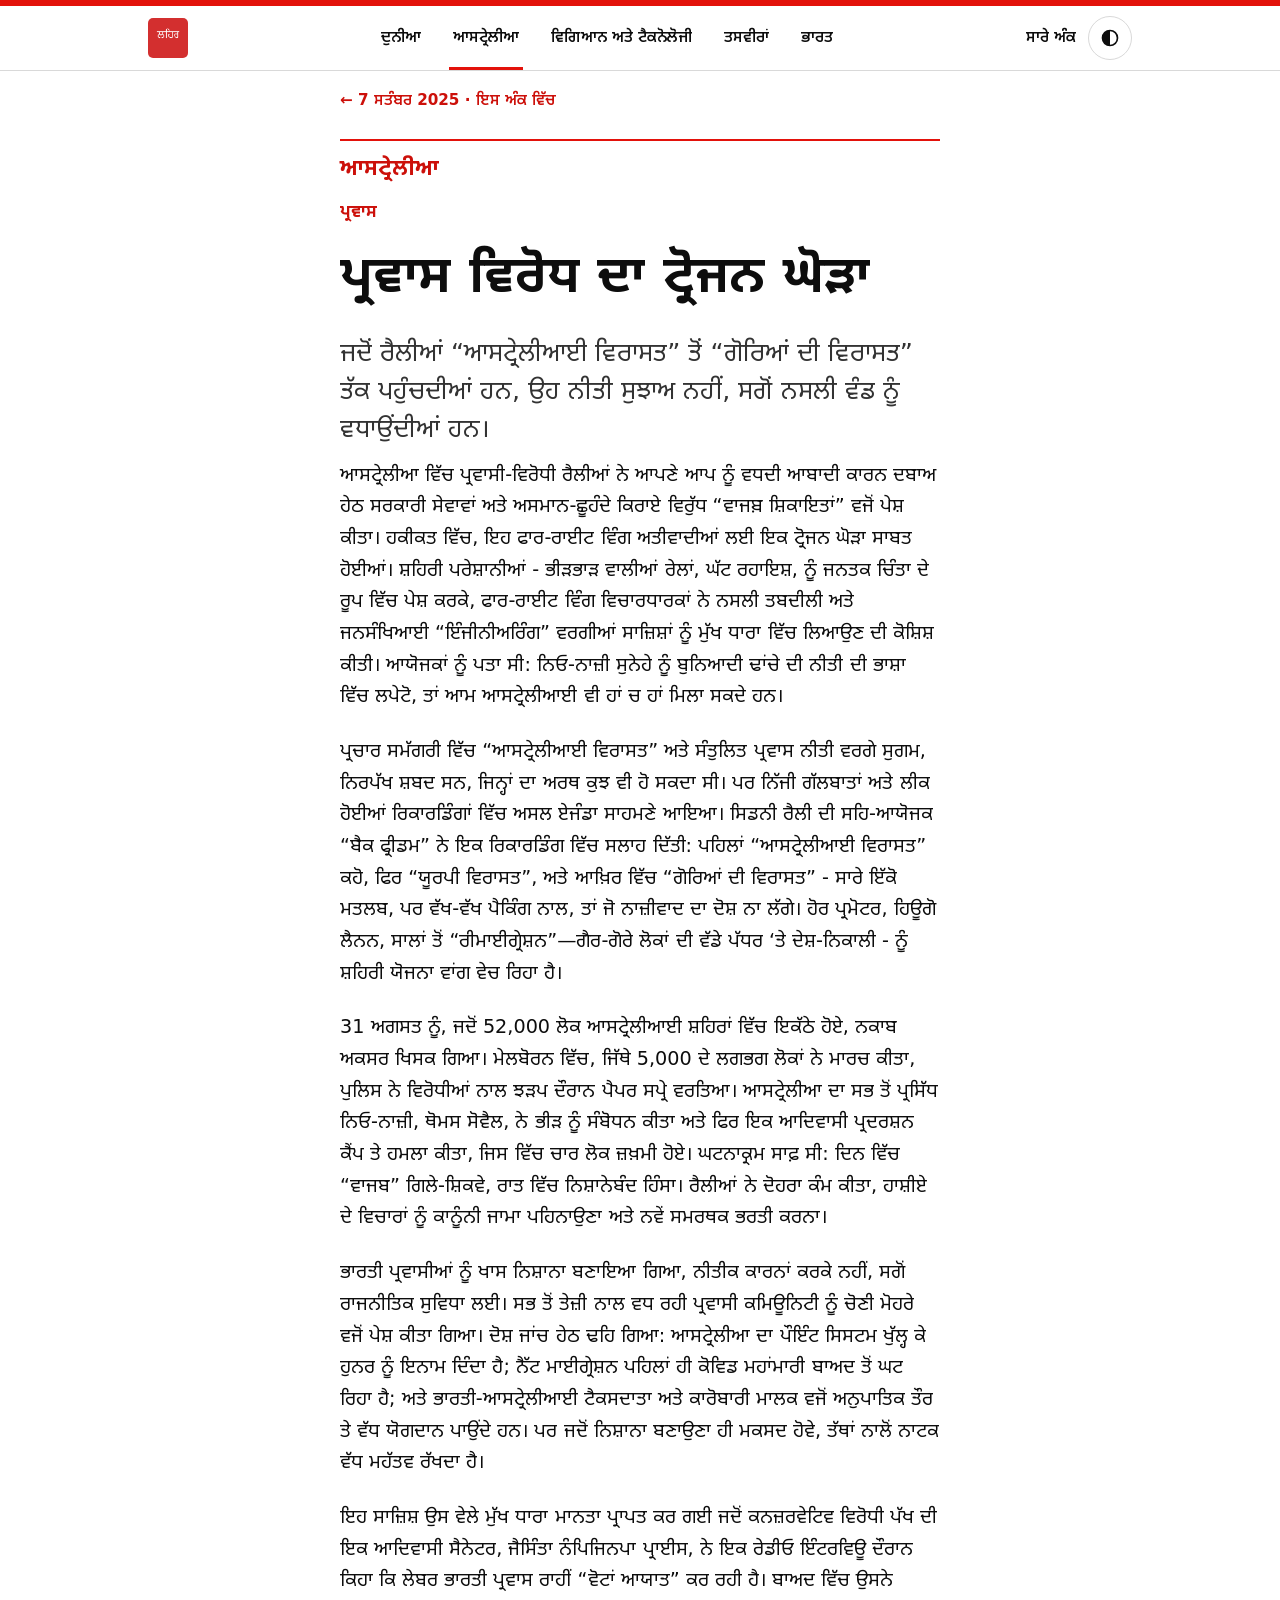
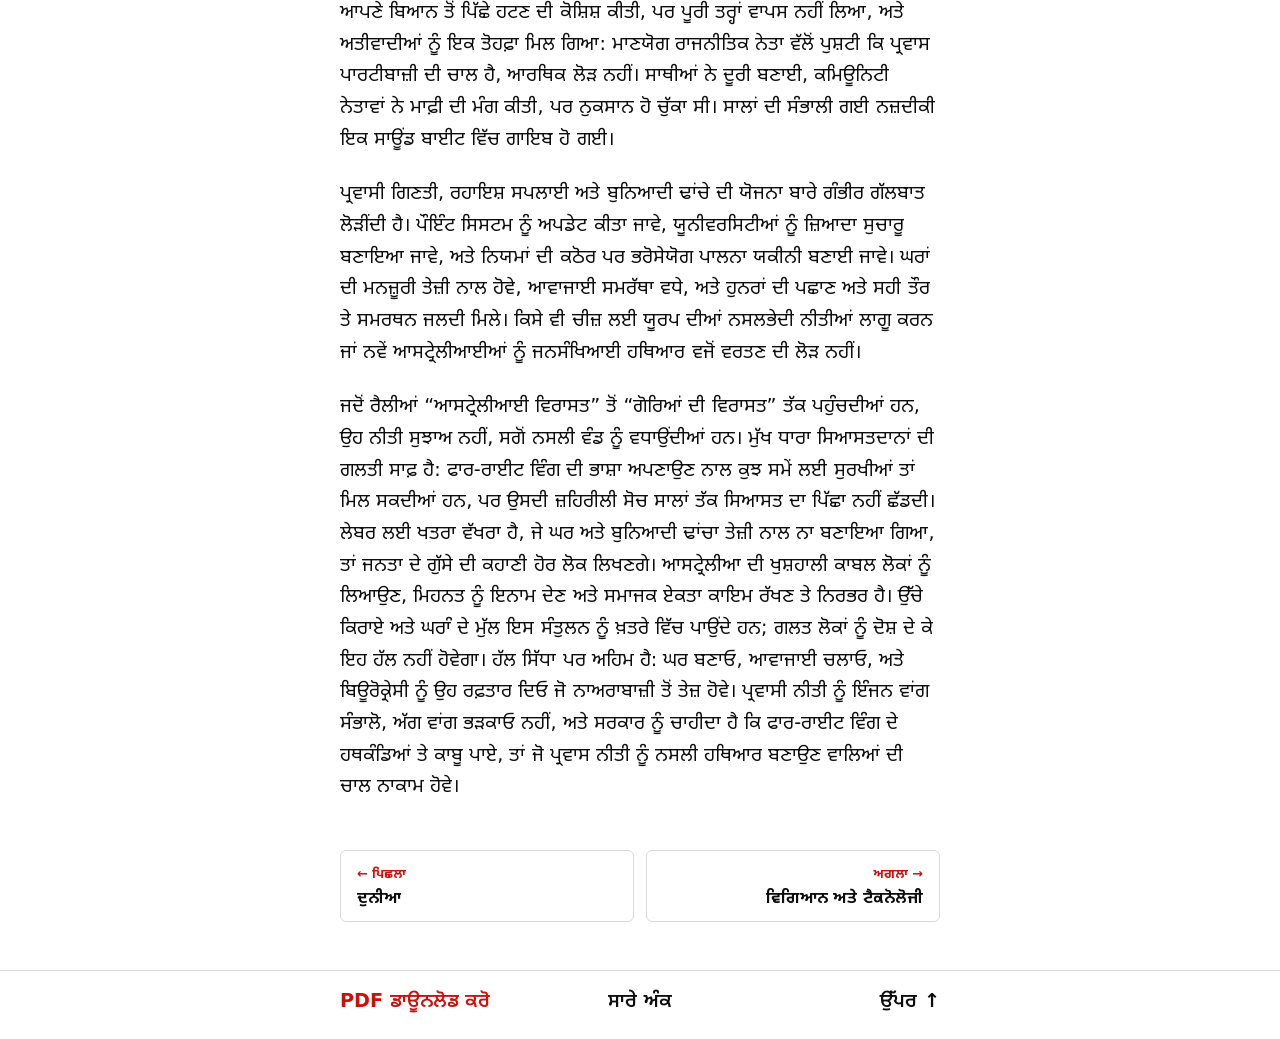
<file: issues/2025-09-07/2-australia.html>
<!DOCTYPE html>
<html lang="pa" dir="ltr">
<head>
  <meta charset="utf-8">
  <meta name="viewport" content="width=device-width, initial-scale=1, viewport-fit=cover">
  <meta name="color-scheme" content="light dark">
  <meta name="theme-color" content="#e3120b">
  <script>try{var t=localStorage.getItem("lehar-theme");if(t)document.documentElement.dataset.theme=t}catch(e){}</script>
  <title>ਆਸਟ੍ਰੇਲੀਆ · ਲਹਿਰ · 7 ਸਤੰਬਰ 2025</title>
  <link rel="stylesheet" href="web.css">
</head>
<body id="top">
<a class="skip" href="#content">ਸਮੱਗਰੀ ’ਤੇ ਜਾਓ</a>
<header class="bar">
  <div class="wrap">
    <a class="logo" href="../../"><img src="../../assets/logo.png" alt="ਲਹਿਰ" height="40"></a>
    <nav class="menu" aria-label="ਭਾਗ"><a href="1-page-start.html">ਦੁਨੀਆ</a><a aria-current="page" href="2-australia.html">ਆਸਟ੍ਰੇਲੀਆ</a><a href="3-science.html">ਵਿਗਿਆਨ ਅਤੇ ਟੈਕਨੋਲੋਜੀ</a><a href="4-photos.html">ਤਸਵੀਰਾਂ</a><a href="5-india.html">ਭਾਰਤ</a></nav>
    <div class="tools">
      <a class="all" href="../../">ਸਾਰੇ ਅੰਕ</a>
      <button class="theme" type="button" aria-label="ਥੀਮ ਬਦਲੋ" aria-pressed="false"><svg viewBox="0 0 24 24" aria-hidden="true"><circle cx="12" cy="12" r="9" fill="none" stroke="currentColor" stroke-width="2"/><path d="M12 3a9 9 0 0 0 0 18z" fill="currentColor"/></svg></button>
    </div>
  </div>
</header>
<main class="wrap" id="content">
  <nav class="crumbs" aria-label="ਤੁਸੀਂ ਇੱਥੇ ਹੋ">
    <a href="index.html">← 7 ਸਤੰਬਰ 2025 · ਇਸ ਅੰਕ ਵਿੱਚ</a>
  </nav>
<h1 data-number="2" id="australia">ਆਸਟ੍ਰੇਲੀਆ</h1>
<p><strong>ਪ੍ਰਵਾਸ</strong></p>
<h2 data-number="2.1" id="ਪਰਵਸ-ਵਰਧ-ਦ-ਟਰਜਨ-ਘੜ">ਪ੍ਰਵਾਸ ਵਿਰੋਧ ਦਾ ਟ੍ਰੋਜਨ ਘੋੜਾ</h2>
<p>ਜਦੋਂ ਰੈਲੀਆਂ “ਆਸਟ੍ਰੇਲੀਆਈ ਵਿਰਾਸਤ” ਤੋਂ “ਗੋਰਿਆਂ ਦੀ ਵਿਰਾਸਤ” ਤੱਕ ਪਹੁੰਚਦੀਆਂ ਹਨ, ਉਹ ਨੀਤੀ ਸੁਝਾਅ ਨਹੀਂ, ਸਗੋਂ ਨਸਲੀ ਵੰਡ ਨੂੰ ਵਧਾਉਂਦੀਆਂ ਹਨ।</p>
<p>ਆਸਟ੍ਰੇਲੀਆ ਵਿੱਚ ਪ੍ਰਵਾਸੀ‑ਵਿਰੋਧੀ ਰੈਲੀਆਂ ਨੇ ਆਪਣੇ ਆਪ ਨੂੰ ਵਧਦੀ ਆਬਾਦੀ ਕਾਰਨ ਦਬਾਅ ਹੇਠ ਸਰਕਾਰੀ ਸੇਵਾਵਾਂ ਅਤੇ ਅਸਮਾਨ‑ਛੂਹੰਦੇ ਕਿਰਾਏ ਵਿਰੁੱਧ “ਵਾਜਬ਼ ਸ਼ਿਕਾਇਤਾਂ” ਵਜੋਂ ਪੇਸ਼ ਕੀਤਾ। ਹਕੀਕਤ ਵਿੱਚ, ਇਹ ਫਾਰ‑ਰਾਈਟ ਵਿੰਗ ਅਤੀਵਾਦੀਆਂ ਲਈ ਇਕ ਟ੍ਰੋਜਨ ਘੋੜਾ ਸਾਬਤ ਹੋਈਆਂ। ਸ਼ਹਿਰੀ ਪਰੇਸ਼ਾਨੀਆਂ - ਭੀੜਭਾੜ ਵਾਲੀਆਂ ਰੇਲਾਂ, ਘੱਟ ਰਹਾਇਸ਼, ਨੂੰ ਜਨਤਕ ਚਿੰਤਾ ਦੇ ਰੂਪ ਵਿੱਚ ਪੇਸ਼ ਕਰਕੇ, ਫਾਰ‑ਰਾਈਟ ਵਿੰਗ ਵਿਚਾਰਧਾਰਕਾਂ ਨੇ ਨਸਲੀ ਤਬਦੀਲੀ ਅਤੇ ਜਨਸੰਖਿਆਈ “ਇੰਜੀਨੀਅਰਿੰਗ” ਵਰਗੀਆਂ ਸਾਜ਼ਿਸ਼ਾਂ ਨੂੰ ਮੁੱਖ ਧਾਰਾ ਵਿੱਚ ਲਿਆਉਣ ਦੀ ਕੋਸ਼ਿਸ਼ ਕੀਤੀ। ਆਯੋਜਕਾਂ ਨੂੰ ਪਤਾ ਸੀ: ਨਿਓ‑ਨਾਜ਼ੀ ਸੁਨੇਹੇ ਨੂੰ ਬੁਨਿਆਦੀ ਢਾਂਚੇ ਦੀ ਨੀਤੀ ਦੀ ਭਾਸ਼ਾ ਵਿੱਚ ਲਪੇਟੋ, ਤਾਂ ਆਮ ਆਸਟ੍ਰੇਲੀਆਈ ਵੀ ਹਾਂ ਚ ਹਾਂ ਮਿਲਾ ਸਕਦੇ ਹਨ।</p>
<p>ਪ੍ਰਚਾਰ ਸਮੱਗਰੀ ਵਿੱਚ “ਆਸਟ੍ਰੇਲੀਆਈ ਵਿਰਾਸਤ” ਅਤੇ ਸੰਤੁਲਿਤ ਪ੍ਰਵਾਸ ਨੀਤੀ ਵਰਗੇ ਸੁਗਮ, ਨਿਰਪੱਖ ਸ਼ਬਦ ਸਨ, ਜਿਨ੍ਹਾਂ ਦਾ ਅਰਥ ਕੁਝ ਵੀ ਹੋ ਸਕਦਾ ਸੀ। ਪਰ ਨਿੱਜੀ ਗੱਲਬਾਤਾਂ ਅਤੇ ਲੀਕ ਹੋਈਆਂ ਰਿਕਾਰਡਿੰਗਾਂ ਵਿੱਚ ਅਸਲ ਏਜੰਡਾ ਸਾਹਮਣੇ ਆਇਆ। ਸਿਡਨੀ ਰੈਲੀ ਦੀ ਸਹਿ‑ਆਯੋਜਕ “ਬੈਕ ਫ੍ਰੀਡਮ” ਨੇ ਇਕ ਰਿਕਾਰਡਿੰਗ ਵਿੱਚ ਸਲਾਹ ਦਿੱਤੀ: ਪਹਿਲਾਂ “ਆਸਟ੍ਰੇਲੀਆਈ ਵਿਰਾਸਤ” ਕਹੋ, ਫਿਰ “ਯੂਰਪੀ ਵਿਰਾਸਤ”, ਅਤੇ ਆਖ਼ਿਰ ਵਿੱਚ “ਗੋਰਿਆਂ ਦੀ ਵਿਰਾਸਤ” - ਸਾਰੇ ਇੱਕੋ ਮਤਲਬ, ਪਰ ਵੱਖ‑ਵੱਖ ਪੈਕਿੰਗ ਨਾਲ, ਤਾਂ ਜੋ ਨਾਜ਼ੀਵਾਦ ਦਾ ਦੋਸ਼ ਨਾ ਲੱਗੇ। ਹੋਰ ਪ੍ਰਮੋਟਰ, ਹਿਊਗੋ ਲੈਨਨ, ਸਾਲਾਂ ਤੋਂ “ਰੀਮਾਈਗ੍ਰੇਸ਼ਨ”—ਗੈਰ‑ਗੋਰੇ ਲੋਕਾਂ ਦੀ ਵੱਡੇ ਪੱਧਰ ‘ਤੇ ਦੇਸ਼‑ਨਿਕਾਲੀ - ਨੂੰ ਸ਼ਹਿਰੀ ਯੋਜਨਾ ਵਾਂਗ ਵੇਚ ਰਿਹਾ ਹੈ।</p>
<p>31 ਅਗਸਤ ਨੂੰ, ਜਦੋਂ 52,000 ਲੋਕ ਆਸਟ੍ਰੇਲੀਆਈ ਸ਼ਹਿਰਾਂ ਵਿੱਚ ਇਕੱਠੇ ਹੋਏ, ਨਕਾਬ ਅਕਸਰ ਖਿਸਕ ਗਿਆ। ਮੇਲਬੋਰਨ ਵਿੱਚ, ਜਿੱਥੇ 5,000 ਦੇ ਲਗਭਗ ਲੋਕਾਂ ਨੇ ਮਾਰਚ ਕੀਤਾ, ਪੁਲਿਸ ਨੇ ਵਿਰੋਧੀਆਂ ਨਾਲ ਝੜਪ ਦੌਰਾਨ ਪੈਪਰ ਸਪ੍ਰੇ ਵਰਤਿਆ। ਆਸਟ੍ਰੇਲੀਆ ਦਾ ਸਭ ਤੋਂ ਪ੍ਰਸਿੱਧ ਨਿਓ‑ਨਾਜ਼ੀ, ਥੋਮਸ ਸੋਵੈਲ, ਨੇ ਭੀੜ ਨੂੰ ਸੰਬੋਧਨ ਕੀਤਾ ਅਤੇ ਫਿਰ ਇਕ ਆਦਿਵਾਸੀ ਪ੍ਰਦਰਸ਼ਨ ਕੈਂਪ ਤੇ ਹਮਲਾ ਕੀਤਾ, ਜਿਸ ਵਿੱਚ ਚਾਰ ਲੋਕ ਜ਼ਖ਼ਮੀ ਹੋਏ। ਘਟਨਾਕ੍ਰਮ ਸਾਫ਼ ਸੀ: ਦਿਨ ਵਿੱਚ “ਵਾਜਬ” ਗਿਲੇ‑ਸ਼ਿਕਵੇ, ਰਾਤ ਵਿੱਚ ਨਿਸ਼ਾਨੇਬੰਦ ਹਿੰਸਾ। ਰੈਲੀਆਂ ਨੇ ਦੋਹਰਾ ਕੰਮ ਕੀਤਾ, ਹਾਸ਼ੀਏ ਦੇ ਵਿਚਾਰਾਂ ਨੂੰ ਕਾਨੂੰਨੀ ਜਾਮਾ ਪਹਿਨਾਉਣਾ ਅਤੇ ਨਵੇਂ ਸਮਰਥਕ ਭਰਤੀ ਕਰਨਾ।</p>
<p>ਭਾਰਤੀ ਪ੍ਰਵਾਸੀਆਂ ਨੂੰ ਖਾਸ ਨਿਸ਼ਾਨਾ ਬਣਾਇਆ ਗਿਆ, ਨੀਤੀਕ ਕਾਰਨਾਂ ਕਰਕੇ ਨਹੀਂ, ਸਗੋਂ ਰਾਜਨੀਤਿਕ ਸੁਵਿਧਾ ਲਈ। ਸਭ ਤੋਂ ਤੇਜ਼ੀ ਨਾਲ ਵਧ ਰਹੀ ਪ੍ਰਵਾਸੀ ਕਮਿਊਨਿਟੀ ਨੂੰ ਚੋਣੀ ਮੋਹਰੇ ਵਜੋਂ ਪੇਸ਼ ਕੀਤਾ ਗਿਆ। ਦੋਸ਼ ਜਾਂਚ ਹੇਠ ਢਹਿ ਗਿਆ: ਆਸਟ੍ਰੇਲੀਆ ਦਾ ਪੌਇੰਟ ਸਿਸਟਮ ਖੁੱਲ੍ਹ ਕੇ ਹੁਨਰ ਨੂੰ ਇਨਾਮ ਦਿੰਦਾ ਹੈ; ਨੈੱਟ ਮਾਈਗ੍ਰੇਸ਼ਨ ਪਹਿਲਾਂ ਹੀ ਕੋਵਿਡ ਮਹਾਂਮਾਰੀ ਬਾਅਦ ਤੋਂ ਘਟ ਰਿਹਾ ਹੈ; ਅਤੇ ਭਾਰਤੀ‑ਆਸਟ੍ਰੇਲੀਆਈ ਟੈਕਸਦਾਤਾ ਅਤੇ ਕਾਰੋਬਾਰੀ ਮਾਲਕ ਵਜੋਂ ਅਨੁਪਾਤਿਕ ਤੌਰ ਤੇ ਵੱਧ ਯੋਗਦਾਨ ਪਾਉਂਦੇ ਹਨ। ਪਰ ਜਦੋਂ ਨਿਸ਼ਾਨਾ ਬਣਾਉਣਾ ਹੀ ਮਕਸਦ ਹੋਵੇ, ਤੱਥਾਂ ਨਾਲੋਂ ਨਾਟਕ ਵੱਧ ਮਹੱਤਵ ਰੱਖਦਾ ਹੈ।</p>
<p>ਇਹ ਸਾਜ਼ਿਸ਼ ਉਸ ਵੇਲੇ ਮੁੱਖ ਧਾਰਾ ਮਾਨਤਾ ਪ੍ਰਾਪਤ ਕਰ ਗਈ ਜਦੋਂ ਕਨਜ਼ਰਵੇਟਿਵ ਵਿਰੋਧੀ ਪੱਖ ਦੀ ਇਕ ਆਦਿਵਾਸੀ ਸੈਨੇਟਰ, ਜੈਸਿੰਤਾ ਨੰਪਿਜਿਨਪਾ ਪ੍ਰਾਈਸ, ਨੇ ਇਕ ਰੇਡੀਓ ਇੰਟਰਵਿਊ ਦੌਰਾਨ ਕਿਹਾ ਕਿ ਲੇਬਰ ਭਾਰਤੀ ਪ੍ਰਵਾਸ ਰਾਹੀਂ “ਵੋਟਾਂ ਆਯਾਤ” ਕਰ ਰਹੀ ਹੈ। ਬਾਅਦ ਵਿੱਚ ਉਸਨੇ ਆਪਣੇ ਬਿਆਨ ਤੋਂ ਪਿੱਛੇ ਹਟਣ ਦੀ ਕੋਸ਼ਿਸ਼ ਕੀਤੀ, ਪਰ ਪੂਰੀ ਤਰ੍ਹਾਂ ਵਾਪਸ ਨਹੀਂ ਲਿਆ, ਅਤੇ ਅਤੀਵਾਦੀਆਂ ਨੂੰ ਇਕ ਤੋਹਫ਼ਾ ਮਿਲ ਗਿਆ: ਮਾਣਯੋਗ ਰਾਜਨੀਤਿਕ ਨੇਤਾ ਵੱਲੋਂ ਪੁਸ਼ਟੀ ਕਿ ਪ੍ਰਵਾਸ ਪਾਰਟੀਬਾਜ਼ੀ ਦੀ ਚਾਲ ਹੈ, ਆਰਥਿਕ ਲੋੜ ਨਹੀਂ। ਸਾਥੀਆਂ ਨੇ ਦੂਰੀ ਬਣਾਈ, ਕਮਿਊਨਿਟੀ ਨੇਤਾਵਾਂ ਨੇ ਮਾਫ਼ੀ ਦੀ ਮੰਗ ਕੀਤੀ, ਪਰ ਨੁਕਸਾਨ ਹੋ ਚੁੱਕਾ ਸੀ। ਸਾਲਾਂ ਦੀ ਸੰਭਾਲੀ ਗਈ ਨਜ਼ਦੀਕੀ ਇਕ ਸਾਊਂਡ ਬਾਈਟ ਵਿੱਚ ਗਾਇਬ ਹੋ ਗਈ।</p>
<p>ਪ੍ਰਵਾਸੀ ਗਿਣਤੀ, ਰਹਾਇਸ਼ ਸਪਲਾਈ ਅਤੇ ਬੁਨਿਆਦੀ ਢਾਂਚੇ ਦੀ ਯੋਜਨਾ ਬਾਰੇ ਗੰਭੀਰ ਗੱਲਬਾਤ ਲੋੜੀਂਦੀ ਹੈ। ਪੌਇੰਟ ਸਿਸਟਮ ਨੂੰ ਅਪਡੇਟ ਕੀਤਾ ਜਾਵੇ, ਯੂਨੀਵਰਸਿਟੀਆਂ ਨੂੰ ਜ਼ਿਆਦਾ ਸੁਚਾਰੂ ਬਣਾਇਆ ਜਾਵੇ, ਅਤੇ ਨਿਯਮਾਂ ਦੀ ਕਠੋਰ ਪਰ ਭਰੋਸੇਯੋਗ ਪਾਲਨਾ ਯਕੀਨੀ ਬਣਾਈ ਜਾਵੇ। ਘਰਾਂ ਦੀ ਮਨਜ਼ੂਰੀ ਤੇਜ਼ੀ ਨਾਲ ਹੋਵੇ, ਆਵਾਜਾਈ ਸਮਰੱਥਾ ਵਧੇ, ਅਤੇ ਹੁਨਰਾਂ ਦੀ ਪਛਾਣ ਅਤੇ ਸਹੀ ਤੌਰ ਤੇ ਸਮਰਥਨ ਜਲਦੀ ਮਿਲੇ। ਕਿਸੇ ਵੀ ਚੀਜ਼ ਲਈ ਯੂਰਪ ਦੀਆਂ ਨਸਲਭੇਦੀ ਨੀਤੀਆਂ ਲਾਗੂ ਕਰਨ ਜਾਂ ਨਵੇਂ ਆਸਟ੍ਰੇਲੀਆਈਆਂ ਨੂੰ ਜਨਸੰਖਿਆਈ ਹਥਿਆਰ ਵਜੋਂ ਵਰਤਣ ਦੀ ਲੋੜ ਨਹੀਂ।</p>
<p>ਜਦੋਂ ਰੈਲੀਆਂ “ਆਸਟ੍ਰੇਲੀਆਈ ਵਿਰਾਸਤ” ਤੋਂ “ਗੋਰਿਆਂ ਦੀ ਵਿਰਾਸਤ” ਤੱਕ ਪਹੁੰਚਦੀਆਂ ਹਨ, ਉਹ ਨੀਤੀ ਸੁਝਾਅ ਨਹੀਂ, ਸਗੋਂ ਨਸਲੀ ਵੰਡ ਨੂੰ ਵਧਾਉਂਦੀਆਂ ਹਨ। ਮੁੱਖ ਧਾਰਾ ਸਿਆਸਤਦਾਨਾਂ ਦੀ ਗਲਤੀ ਸਾਫ਼ ਹੈ: ਫਾਰ‑ਰਾਈਟ ਵਿੰਗ ਦੀ ਭਾਸ਼ਾ ਅਪਣਾਉਣ ਨਾਲ ਕੁਝ ਸਮੇਂ ਲਈ ਸੁਰਖੀਆਂ ਤਾਂ ਮਿਲ ਸਕਦੀਆਂ ਹਨ, ਪਰ ਉਸਦੀ ਜ਼ਹਿਰੀਲੀ ਸੋਚ ਸਾਲਾਂ ਤੱਕ ਸਿਆਸਤ ਦਾ ਪਿੱਛਾ ਨਹੀਂ ਛੱਡਦੀ। ਲੇਬਰ ਲਈ ਖਤਰਾ ਵੱਖਰਾ ਹੈ, ਜੇ ਘਰ ਅਤੇ ਬੁਨਿਆਦੀ ਢਾਂਚਾ ਤੇਜ਼ੀ ਨਾਲ ਨਾ ਬਣਾਇਆ ਗਿਆ, ਤਾਂ ਜਨਤਾ ਦੇ ਗੁੱਸੇ ਦੀ ਕਹਾਣੀ ਹੋਰ ਲੋਕ ਲਿਖਣਗੇ। ਆਸਟ੍ਰੇਲੀਆ ਦੀ ਖੁਸ਼ਹਾਲੀ ਕਾਬਲ ਲੋਕਾਂ ਨੂੰ ਲਿਆਉਣ, ਮਿਹਨਤ ਨੂੰ ਇਨਾਮ ਦੇਣ ਅਤੇ ਸਮਾਜਕ ਏਕਤਾ ਕਾਇਮ ਰੱਖਣ ਤੇ ਨਿਰਭਰ ਹੈ। ਉੱਚੇ ਕਿਰਾਏ ਅਤੇ ਘਰਾੰ ਦੇ ਮੁੱਲ ਇਸ ਸੰਤੁਲਨ ਨੂੰ ਖ਼ਤਰੇ ਵਿੱਚ ਪਾਉਂਦੇ ਹਨ; ਗਲਤ ਲੋਕਾਂ ਨੂੰ ਦੋਸ਼ ਦੇ ਕੇ ਇਹ ਹੱਲ ਨਹੀਂ ਹੋਵੇਗਾ। ਹੱਲ ਸਿੱਧਾ ਪਰ ਅਹਿਮ ਹੈ: ਘਰ ਬਣਾਓ, ਆਵਾਜਾਈ ਚਲਾਓ, ਅਤੇ ਬਿਊਰੋਕ੍ਰੇਸੀ ਨੂੰ ਉਹ ਰਫ਼ਤਾਰ ਦਿਓ ਜੋ ਨਾਅਰਾਬਾਜ਼ੀ ਤੋਂ ਤੇਜ਼ ਹੋਵੇ। ਪ੍ਰਵਾਸੀ ਨੀਤੀ ਨੂੰ ਇੰਜਨ ਵਾਂਗ ਸੰਭਾਲੋ, ਅੱਗ ਵਾਂਗ ਭੜਕਾਓ ਨਹੀਂ, ਅਤੇ ਸਰਕਾਰ ਨੂੰ ਚਾਹੀਦਾ ਹੈ ਕਿ ਫਾਰ‑ਰਾਈਟ ਵਿੰਗ ਦੇ ਹਥਕੰਡਿਆਂ ਤੇ ਕਾਬੂ ਪਾਏ, ਤਾਂ ਜੋ ਪ੍ਰਵਾਸ ਨੀਤੀ ਨੂੰ ਨਸਲੀ ਹਥਿਆਰ ਬਣਾਉਣ ਵਾਲਿਆਂ ਦੀ ਚਾਲ ਨਾਕਾਮ ਹੋਵੇ।</p>
<p><span id="article-body-2"></span></p>
  <nav class="pager" aria-label="ਸਫ਼ੇ">
    <a class="prev" href="1-page-start.html" rel="previous"><span>← ਪਿਛਲਾ</span><strong>ਦੁਨੀਆ</strong></a>
    <a class="next" href="3-science.html" rel="next"><span>ਅਗਲਾ →</span><strong>ਵਿਗਿਆਨ ਅਤੇ ਟੈਕਨੋਲੋਜੀ</strong></a>
  </nav>
</main>
<footer class="foot">
  <div class="wrap">
    <a class="pdf" href="../lehar-2025-09-07.pdf">PDF ਡਾਊਨਲੋਡ ਕਰੋ</a>
    <a href="../../">ਸਾਰੇ ਅੰਕ</a>
    <a href="#top">ਉੱਪਰ ↑</a>
  </div>
</footer>
<script>
(function () {
  var d = document.documentElement, b = document.querySelector('.theme');
  function dark() { return (d.dataset.theme || (matchMedia('(prefers-color-scheme: dark)').matches ? 'dark' : 'light')) === 'dark'; }
  b.setAttribute('aria-pressed', dark());
  b.onclick = function () {
    d.dataset.theme = dark() ? 'light' : 'dark';
    b.setAttribute('aria-pressed', dark());
    try { localStorage.setItem('lehar-theme', d.dataset.theme); } catch (e) {}
  };
})();
</script>
</body>
</html>
</file>
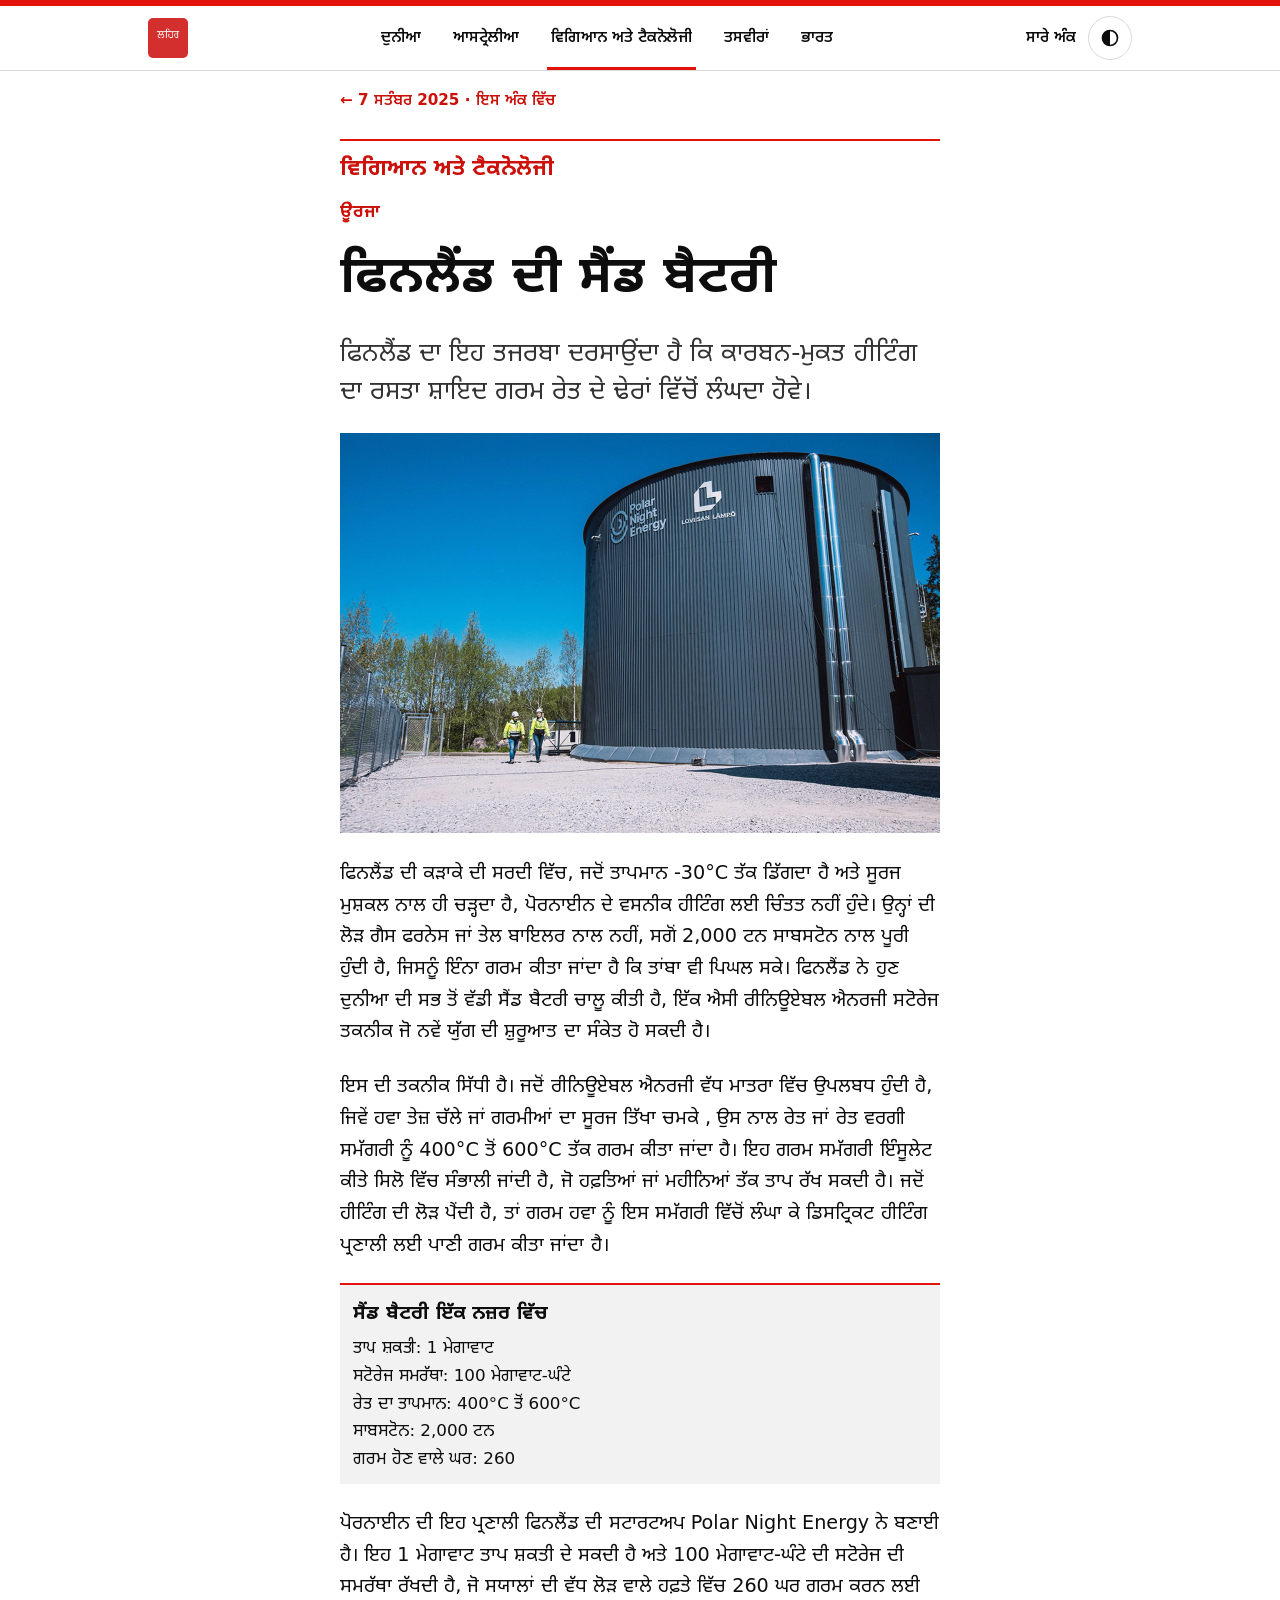
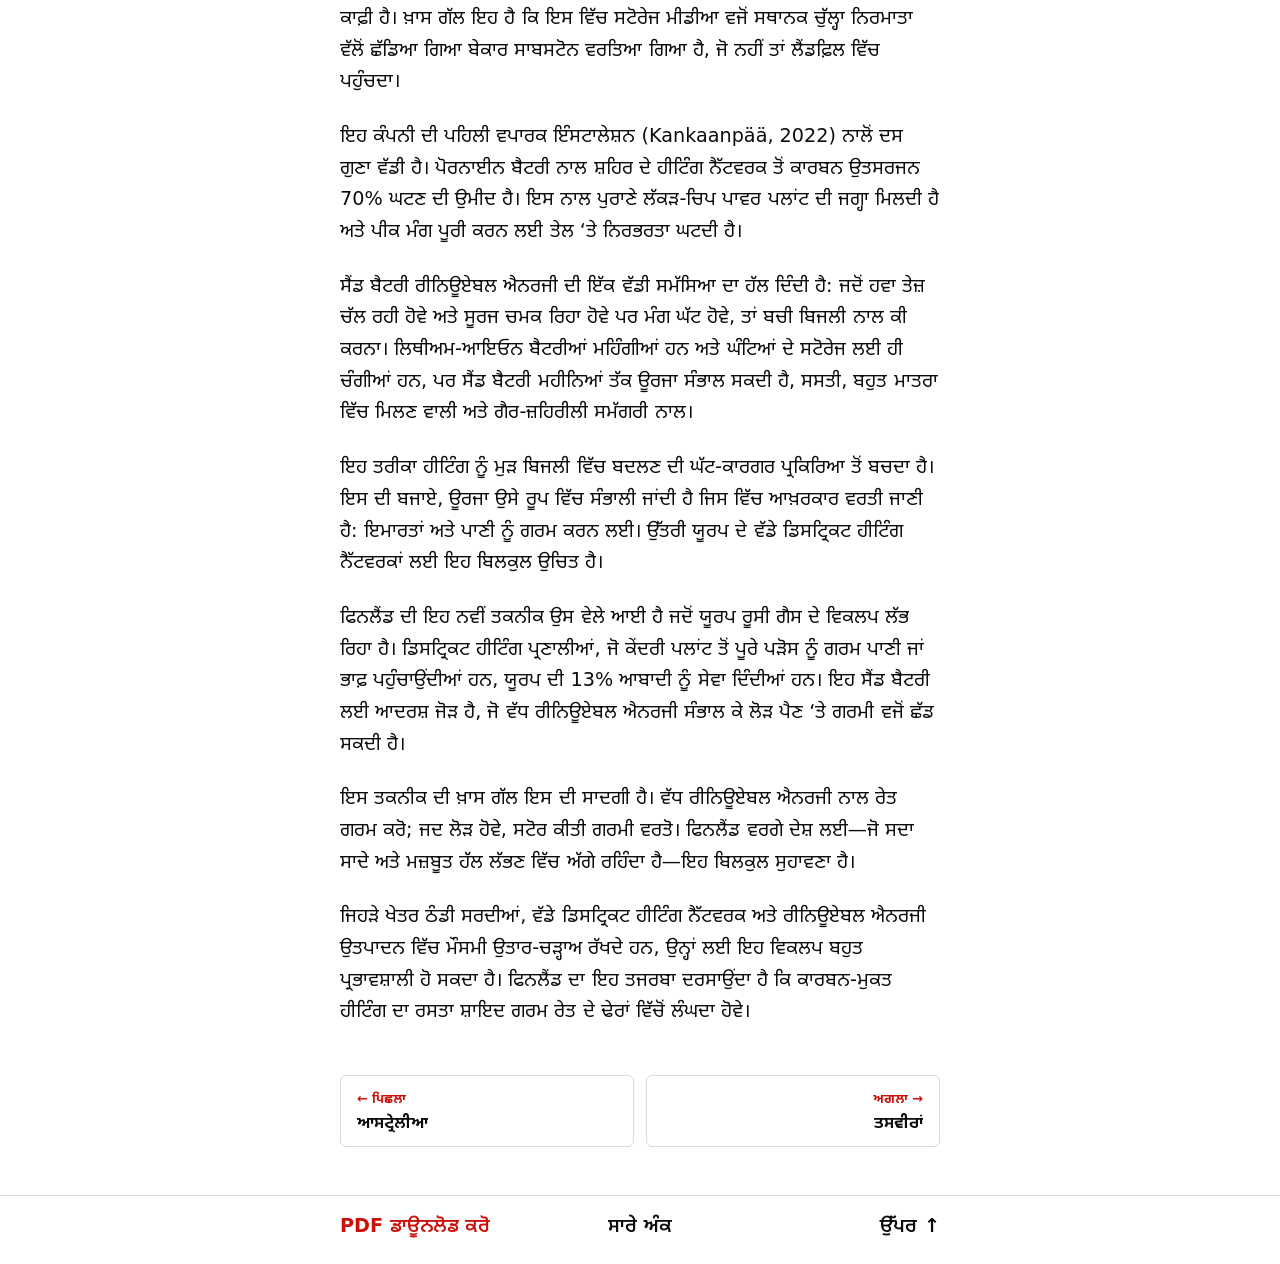
<file: issues/2025-09-07/3-science.html>
<!DOCTYPE html>
<html lang="pa" dir="ltr">
<head>
  <meta charset="utf-8">
  <meta name="viewport" content="width=device-width, initial-scale=1, viewport-fit=cover">
  <meta name="color-scheme" content="light dark">
  <meta name="theme-color" content="#e3120b">
  <script>try{var t=localStorage.getItem("lehar-theme");if(t)document.documentElement.dataset.theme=t}catch(e){}</script>
  <title>ਵਿਗਿਆਨ ਅਤੇ ਟੈਕਨੋਲੋਜੀ · ਲਹਿਰ · 7 ਸਤੰਬਰ 2025</title>
  <link rel="stylesheet" href="web.css">
</head>
<body id="top">
<a class="skip" href="#content">ਸਮੱਗਰੀ ’ਤੇ ਜਾਓ</a>
<header class="bar">
  <div class="wrap">
    <a class="logo" href="../../"><img src="../../assets/logo.png" alt="ਲਹਿਰ" height="40"></a>
    <nav class="menu" aria-label="ਭਾਗ"><a href="1-page-start.html">ਦੁਨੀਆ</a><a href="2-australia.html">ਆਸਟ੍ਰੇਲੀਆ</a><a aria-current="page" href="3-science.html">ਵਿਗਿਆਨ ਅਤੇ ਟੈਕਨੋਲੋਜੀ</a><a href="4-photos.html">ਤਸਵੀਰਾਂ</a><a href="5-india.html">ਭਾਰਤ</a></nav>
    <div class="tools">
      <a class="all" href="../../">ਸਾਰੇ ਅੰਕ</a>
      <button class="theme" type="button" aria-label="ਥੀਮ ਬਦਲੋ" aria-pressed="false"><svg viewBox="0 0 24 24" aria-hidden="true"><circle cx="12" cy="12" r="9" fill="none" stroke="currentColor" stroke-width="2"/><path d="M12 3a9 9 0 0 0 0 18z" fill="currentColor"/></svg></button>
    </div>
  </div>
</header>
<main class="wrap" id="content">
  <nav class="crumbs" aria-label="ਤੁਸੀਂ ਇੱਥੇ ਹੋ">
    <a href="index.html">← 7 ਸਤੰਬਰ 2025 · ਇਸ ਅੰਕ ਵਿੱਚ</a>
  </nav>
<h1 data-number="3" id="science">ਵਿਗਿਆਨ ਅਤੇ ਟੈਕਨੋਲੋਜੀ</h1>
<p><strong>ਊਰਜਾ</strong></p>
<h2 data-number="3.1" id="ਫਨਲਡ-ਦ-ਸਡ-ਬਟਰ">ਫਿਨਲੈਂਡ ਦੀ ਸੈਂਡ ਬੈਟਰੀ</h2>
<p>ਫਿਨਲੈਂਡ ਦਾ ਇਹ ਤਜਰਬਾ ਦਰਸਾਉਂਦਾ ਹੈ ਕਿ ਕਾਰਬਨ-ਮੁਕਤ ਹੀਟਿੰਗ ਦਾ ਰਸਤਾ ਸ਼ਾਇਦ ਗਰਮ ਰੇਤ ਦੇ ਢੇਰਾਂ ਵਿੱਚੋਂ ਲੰਘਦਾ ਹੋਵੇ।</p>
<figure>
<p><img loading="lazy" decoding="async" src="photos/sand-battery.jpeg" alt="ਫਿਨਲੈਂਡ ਵਿੱਚ ਪੋਲਰ ਨਾਈਟ ਐਨਰਜੀ ਦੀ ਸੈਂਡ ਬੈਟਰੀ ਦਾ ਵੱਡਾ ਸਟੋਰੇਜ ਟੈਂਕ, ਜਿਸ ਦੇ ਸਾਹਮਣੇ ਦੋ ਕਾਮੇ ਤੁਰ ਰਹੇ ਹਨ" /></p>
</figure>
<p>ਫਿਨਲੈਂਡ ਦੀ ਕੜਾਕੇ ਦੀ ਸਰਦੀ ਵਿੱਚ, ਜਦੋਂ ਤਾਪਮਾਨ -30°C ਤੱਕ ਡਿੱਗਦਾ ਹੈ ਅਤੇ ਸੂਰਜ ਮੁਸ਼ਕਲ ਨਾਲ ਹੀ ਚੜ੍ਹਦਾ ਹੈ, ਪੋਰਨਾਈਨ ਦੇ ਵਸਨੀਕ ਹੀਟਿੰਗ ਲਈ ਚਿੰਤਤ ਨਹੀਂ ਹੁੰਦੇ। ਉਨ੍ਹਾਂ ਦੀ ਲੋੜ ਗੈਸ ਫਰਨੇਸ ਜਾਂ ਤੇਲ ਬਾਇਲਰ ਨਾਲ ਨਹੀਂ, ਸਗੋਂ 2,000 ਟਨ ਸਾਬਸਟੋਨ ਨਾਲ ਪੂਰੀ ਹੁੰਦੀ ਹੈ, ਜਿਸਨੂੰ ਇੰਨਾ ਗਰਮ ਕੀਤਾ ਜਾਂਦਾ ਹੈ ਕਿ ਤਾਂਬਾ ਵੀ ਪਿਘਲ ਸਕੇ। ਫਿਨਲੈਂਡ ਨੇ ਹੁਣ ਦੁਨੀਆ ਦੀ ਸਭ ਤੋਂ ਵੱਡੀ ਸੈਂਡ ਬੈਟਰੀ ਚਾਲੂ ਕੀਤੀ ਹੈ, ਇੱਕ ਐਸੀ ਰੀਨਿਊਏਬਲ ਐਨਰਜੀ ਸਟੋਰੇਜ ਤਕਨੀਕ ਜੋ ਨਵੇਂ ਯੁੱਗ ਦੀ ਸ਼ੁਰੂਆਤ ਦਾ ਸੰਕੇਤ ਹੋ ਸਕਦੀ ਹੈ।</p>
<p>ਇਸ ਦੀ ਤਕਨੀਕ ਸਿੱਧੀ ਹੈ। ਜਦੋਂ ਰੀਨਿਊਏਬਲ ਐਨਰਜੀ ਵੱਧ ਮਾਤਰਾ ਵਿੱਚ ਉਪਲਬਧ ਹੁੰਦੀ ਹੈ, ਜਿਵੇਂ ਹਵਾ ਤੇਜ਼ ਚੱਲੇ ਜਾਂ ਗਰਮੀਆਂ ਦਾ ਸੂਰਜ ਤਿੱਖਾ ਚਮਕੇ , ਉਸ ਨਾਲ ਰੇਤ ਜਾਂ ਰੇਤ ਵਰਗੀ ਸਮੱਗਰੀ ਨੂੰ 400°C ਤੋਂ 600°C ਤੱਕ ਗਰਮ ਕੀਤਾ ਜਾਂਦਾ ਹੈ। ਇਹ ਗਰਮ ਸਮੱਗਰੀ ਇੰਸੂਲੇਟ ਕੀਤੇ ਸਿਲੋ ਵਿੱਚ ਸੰਭਾਲੀ ਜਾਂਦੀ ਹੈ, ਜੋ ਹਫ਼ਤਿਆਂ ਜਾਂ ਮਹੀਨਿਆਂ ਤੱਕ ਤਾਪ ਰੱਖ ਸਕਦੀ ਹੈ। ਜਦੋਂ ਹੀਟਿੰਗ ਦੀ ਲੋੜ ਪੈਂਦੀ ਹੈ, ਤਾਂ ਗਰਮ ਹਵਾ ਨੂੰ ਇਸ ਸਮੱਗਰੀ ਵਿੱਚੋਂ ਲੰਘਾ ਕੇ ਡਿਸਟ੍ਰਿਕਟ ਹੀਟਿੰਗ ਪ੍ਰਣਾਲੀ ਲਈ ਪਾਣੀ ਗਰਮ ਕੀਤਾ ਜਾਂਦਾ ਹੈ।</p>
<p><strong>ਸੈਂਡ ਬੈਟਰੀ ਇੱਕ ਨਜ਼ਰ ਵਿੱਚ</strong> ਤਾਪ ਸ਼ਕਤੀ: 1 ਮੇਗਾਵਾਟ<br />
ਸਟੋਰੇਜ ਸਮਰੱਥਾ: 100 ਮੇਗਾਵਾਟ-ਘੰਟੇ<br />
ਰੇਤ ਦਾ ਤਾਪਮਾਨ: 400°C ਤੋਂ 600°C<br />
ਸਾਬਸਟੋਨ: 2,000 ਟਨ<br />
ਗਰਮ ਹੋਣ ਵਾਲੇ ਘਰ: 260</p>
<p>ਪੋਰਨਾਈਨ ਦੀ ਇਹ ਪ੍ਰਣਾਲੀ ਫਿਨਲੈਂਡ ਦੀ ਸਟਾਰਟਅਪ Polar Night Energy ਨੇ ਬਣਾਈ ਹੈ। ਇਹ 1 ਮੇਗਾਵਾਟ ਤਾਪ ਸ਼ਕਤੀ ਦੇ ਸਕਦੀ ਹੈ ਅਤੇ 100 ਮੇਗਾਵਾਟ-ਘੰਟੇ ਦੀ ਸਟੋਰੇਜ ਦੀ ਸਮਰੱਥਾ ਰੱਖਦੀ ਹੈ, ਜੋ ਸਯਾਲਾਂ ਦੀ ਵੱਧ ਲੋੜ ਵਾਲੇ ਹਫ਼ਤੇ ਵਿੱਚ 260 ਘਰ ਗਰਮ ਕਰਨ ਲਈ ਕਾਫ਼ੀ ਹੈ। ਖ਼ਾਸ ਗੱਲ ਇਹ ਹੈ ਕਿ ਇਸ ਵਿੱਚ ਸਟੋਰੇਜ ਮੀਡੀਆ ਵਜੋਂ ਸਥਾਨਕ ਚੁੱਲ੍ਹਾ ਨਿਰਮਾਤਾ ਵੱਲੋਂ ਛੱਡਿਆ ਗਿਆ ਬੇਕਾਰ ਸਾਬਸਟੋਨ ਵਰਤਿਆ ਗਿਆ ਹੈ, ਜੋ ਨਹੀਂ ਤਾਂ ਲੈਂਡਫ਼ਿਲ ਵਿੱਚ ਪਹੁੰਚਦਾ।</p>
<p>ਇਹ ਕੰਪਨੀ ਦੀ ਪਹਿਲੀ ਵਪਾਰਕ ਇੰਸਟਾਲੇਸ਼ਨ (Kankaanpää, 2022) ਨਾਲੋਂ ਦਸ ਗੁਣਾ ਵੱਡੀ ਹੈ। ਪੋਰਨਾਈਨ ਬੈਟਰੀ ਨਾਲ ਸ਼ਹਿਰ ਦੇ ਹੀਟਿੰਗ ਨੈੱਟਵਰਕ ਤੋਂ ਕਾਰਬਨ ਉਤਸਰਜਨ 70% ਘਟਣ ਦੀ ਉਮੀਦ ਹੈ। ਇਸ ਨਾਲ ਪੁਰਾਣੇ ਲੱਕੜ-ਚਿਪ ਪਾਵਰ ਪਲਾਂਟ ਦੀ ਜਗ੍ਹਾ ਮਿਲਦੀ ਹੈ ਅਤੇ ਪੀਕ ਮੰਗ ਪੂਰੀ ਕਰਨ ਲਈ ਤੇਲ ‘ਤੇ ਨਿਰਭਰਤਾ ਘਟਦੀ ਹੈ।</p>
<p>ਸੈਂਡ ਬੈਟਰੀ ਰੀਨਿਊਏਬਲ ਐਨਰਜੀ ਦੀ ਇੱਕ ਵੱਡੀ ਸਮੱਸਿਆ ਦਾ ਹੱਲ ਦਿੰਦੀ ਹੈ: ਜਦੋਂ ਹਵਾ ਤੇਜ਼ ਚੱਲ ਰਹੀ ਹੋਵੇ ਅਤੇ ਸੂਰਜ ਚਮਕ ਰਿਹਾ ਹੋਵੇ ਪਰ ਮੰਗ ਘੱਟ ਹੋਵੇ, ਤਾਂ ਬਚੀ ਬਿਜਲੀ ਨਾਲ ਕੀ ਕਰਨਾ। ਲਿਥੀਅਮ-ਆਇਓਨ ਬੈਟਰੀਆਂ ਮਹਿੰਗੀਆਂ ਹਨ ਅਤੇ ਘੰਟਿਆਂ ਦੇ ਸਟੋਰੇਜ ਲਈ ਹੀ ਚੰਗੀਆਂ ਹਨ, ਪਰ ਸੈਂਡ ਬੈਟਰੀ ਮਹੀਨਿਆਂ ਤੱਕ ਊਰਜਾ ਸੰਭਾਲ ਸਕਦੀ ਹੈ, ਸਸਤੀ, ਬਹੁਤ ਮਾਤਰਾ ਵਿੱਚ ਮਿਲਣ ਵਾਲੀ ਅਤੇ ਗੈਰ-ਜ਼ਹਿਰੀਲੀ ਸਮੱਗਰੀ ਨਾਲ।</p>
<p>ਇਹ ਤਰੀਕਾ ਹੀਟਿੰਗ ਨੂੰ ਮੁੜ ਬਿਜਲੀ ਵਿੱਚ ਬਦਲਣ ਦੀ ਘੱਟ-ਕਾਰਗਰ ਪ੍ਰਕਿਰਿਆ ਤੋਂ ਬਚਦਾ ਹੈ। ਇਸ ਦੀ ਬਜਾਏ, ਊਰਜਾ ਉਸੇ ਰੂਪ ਵਿੱਚ ਸੰਭਾਲੀ ਜਾਂਦੀ ਹੈ ਜਿਸ ਵਿੱਚ ਆਖ਼ਰਕਾਰ ਵਰਤੀ ਜਾਣੀ ਹੈ: ਇਮਾਰਤਾਂ ਅਤੇ ਪਾਣੀ ਨੂੰ ਗਰਮ ਕਰਨ ਲਈ। ਉੱਤਰੀ ਯੂਰਪ ਦੇ ਵੱਡੇ ਡਿਸਟ੍ਰਿਕਟ ਹੀਟਿੰਗ ਨੈੱਟਵਰਕਾਂ ਲਈ ਇਹ ਬਿਲਕੁਲ ਉਚਿਤ ਹੈ।</p>
<p>ਫਿਨਲੈਂਡ ਦੀ ਇਹ ਨਵੀਂ ਤਕਨੀਕ ਉਸ ਵੇਲੇ ਆਈ ਹੈ ਜਦੋਂ ਯੂਰਪ ਰੂਸੀ ਗੈਸ ਦੇ ਵਿਕਲਪ ਲੱਭ ਰਿਹਾ ਹੈ। ਡਿਸਟ੍ਰਿਕਟ ਹੀਟਿੰਗ ਪ੍ਰਣਾਲੀਆਂ, ਜੋ ਕੇਂਦਰੀ ਪਲਾਂਟ ਤੋਂ ਪੂਰੇ ਪੜੋਸ ਨੂੰ ਗਰਮ ਪਾਣੀ ਜਾਂ ਭਾਫ਼ ਪਹੁੰਚਾਉਂਦੀਆਂ ਹਨ, ਯੂਰਪ ਦੀ 13% ਆਬਾਦੀ ਨੂੰ ਸੇਵਾ ਦਿੰਦੀਆਂ ਹਨ। ਇਹ ਸੈਂਡ ਬੈਟਰੀ ਲਈ ਆਦਰਸ਼ ਜੋੜ ਹੈ, ਜੋ ਵੱਧ ਰੀਨਿਊਏਬਲ ਐਨਰਜੀ ਸੰਭਾਲ ਕੇ ਲੋੜ ਪੈਣ ‘ਤੇ ਗਰਮੀ ਵਜੋਂ ਛੱਡ ਸਕਦੀ ਹੈ।</p>
<p>ਇਸ ਤਕਨੀਕ ਦੀ ਖ਼ਾਸ ਗੱਲ ਇਸ ਦੀ ਸਾਦਗੀ ਹੈ। ਵੱਧ ਰੀਨਿਊਏਬਲ ਐਨਰਜੀ ਨਾਲ ਰੇਤ ਗਰਮ ਕਰੋ; ਜਦ ਲੋੜ ਹੋਵੇ, ਸਟੋਰ ਕੀਤੀ ਗਰਮੀ ਵਰਤੋ। ਫਿਨਲੈਂਡ ਵਰਗੇ ਦੇਸ਼ ਲਈ—ਜੋ ਸਦਾ ਸਾਦੇ ਅਤੇ ਮਜ਼ਬੂਤ ਹੱਲ ਲੱਭਣ ਵਿੱਚ ਅੱਗੇ ਰਹਿੰਦਾ ਹੈ—ਇਹ ਬਿਲਕੁਲ ਸੁਹਾਵਣਾ ਹੈ।</p>
<p>ਜਿਹੜੇ ਖੇਤਰ ਠੰਡੀ ਸਰਦੀਆਂ, ਵੱਡੇ ਡਿਸਟ੍ਰਿਕਟ ਹੀਟਿੰਗ ਨੈੱਟਵਰਕ ਅਤੇ ਰੀਨਿਊਏਬਲ ਐਨਰਜੀ ਉਤਪਾਦਨ ਵਿੱਚ ਮੌਸਮੀ ਉਤਾਰ-ਚੜ੍ਹਾਅ ਰੱਖਦੇ ਹਨ, ਉਨ੍ਹਾਂ ਲਈ ਇਹ ਵਿਕਲਪ ਬਹੁਤ ਪ੍ਰਭਾਵਸ਼ਾਲੀ ਹੋ ਸਕਦਾ ਹੈ। ਫਿਨਲੈਂਡ ਦਾ ਇਹ ਤਜਰਬਾ ਦਰਸਾਉਂਦਾ ਹੈ ਕਿ ਕਾਰਬਨ-ਮੁਕਤ ਹੀਟਿੰਗ ਦਾ ਰਸਤਾ ਸ਼ਾਇਦ ਗਰਮ ਰੇਤ ਦੇ ਢੇਰਾਂ ਵਿੱਚੋਂ ਲੰਘਦਾ ਹੋਵੇ।</p>
<p><span id="article-body-2"></span></p>
  <nav class="pager" aria-label="ਸਫ਼ੇ">
    <a class="prev" href="2-australia.html" rel="previous"><span>← ਪਿਛਲਾ</span><strong>ਆਸਟ੍ਰੇਲੀਆ</strong></a>
    <a class="next" href="4-photos.html" rel="next"><span>ਅਗਲਾ →</span><strong>ਤਸਵੀਰਾਂ</strong></a>
  </nav>
</main>
<footer class="foot">
  <div class="wrap">
    <a class="pdf" href="../lehar-2025-09-07.pdf">PDF ਡਾਊਨਲੋਡ ਕਰੋ</a>
    <a href="../../">ਸਾਰੇ ਅੰਕ</a>
    <a href="#top">ਉੱਪਰ ↑</a>
  </div>
</footer>
<script>
(function () {
  var d = document.documentElement, b = document.querySelector('.theme');
  function dark() { return (d.dataset.theme || (matchMedia('(prefers-color-scheme: dark)').matches ? 'dark' : 'light')) === 'dark'; }
  b.setAttribute('aria-pressed', dark());
  b.onclick = function () {
    d.dataset.theme = dark() ? 'light' : 'dark';
    b.setAttribute('aria-pressed', dark());
    try { localStorage.setItem('lehar-theme', d.dataset.theme); } catch (e) {}
  };
})();
</script>
</body>
</html>
</file>
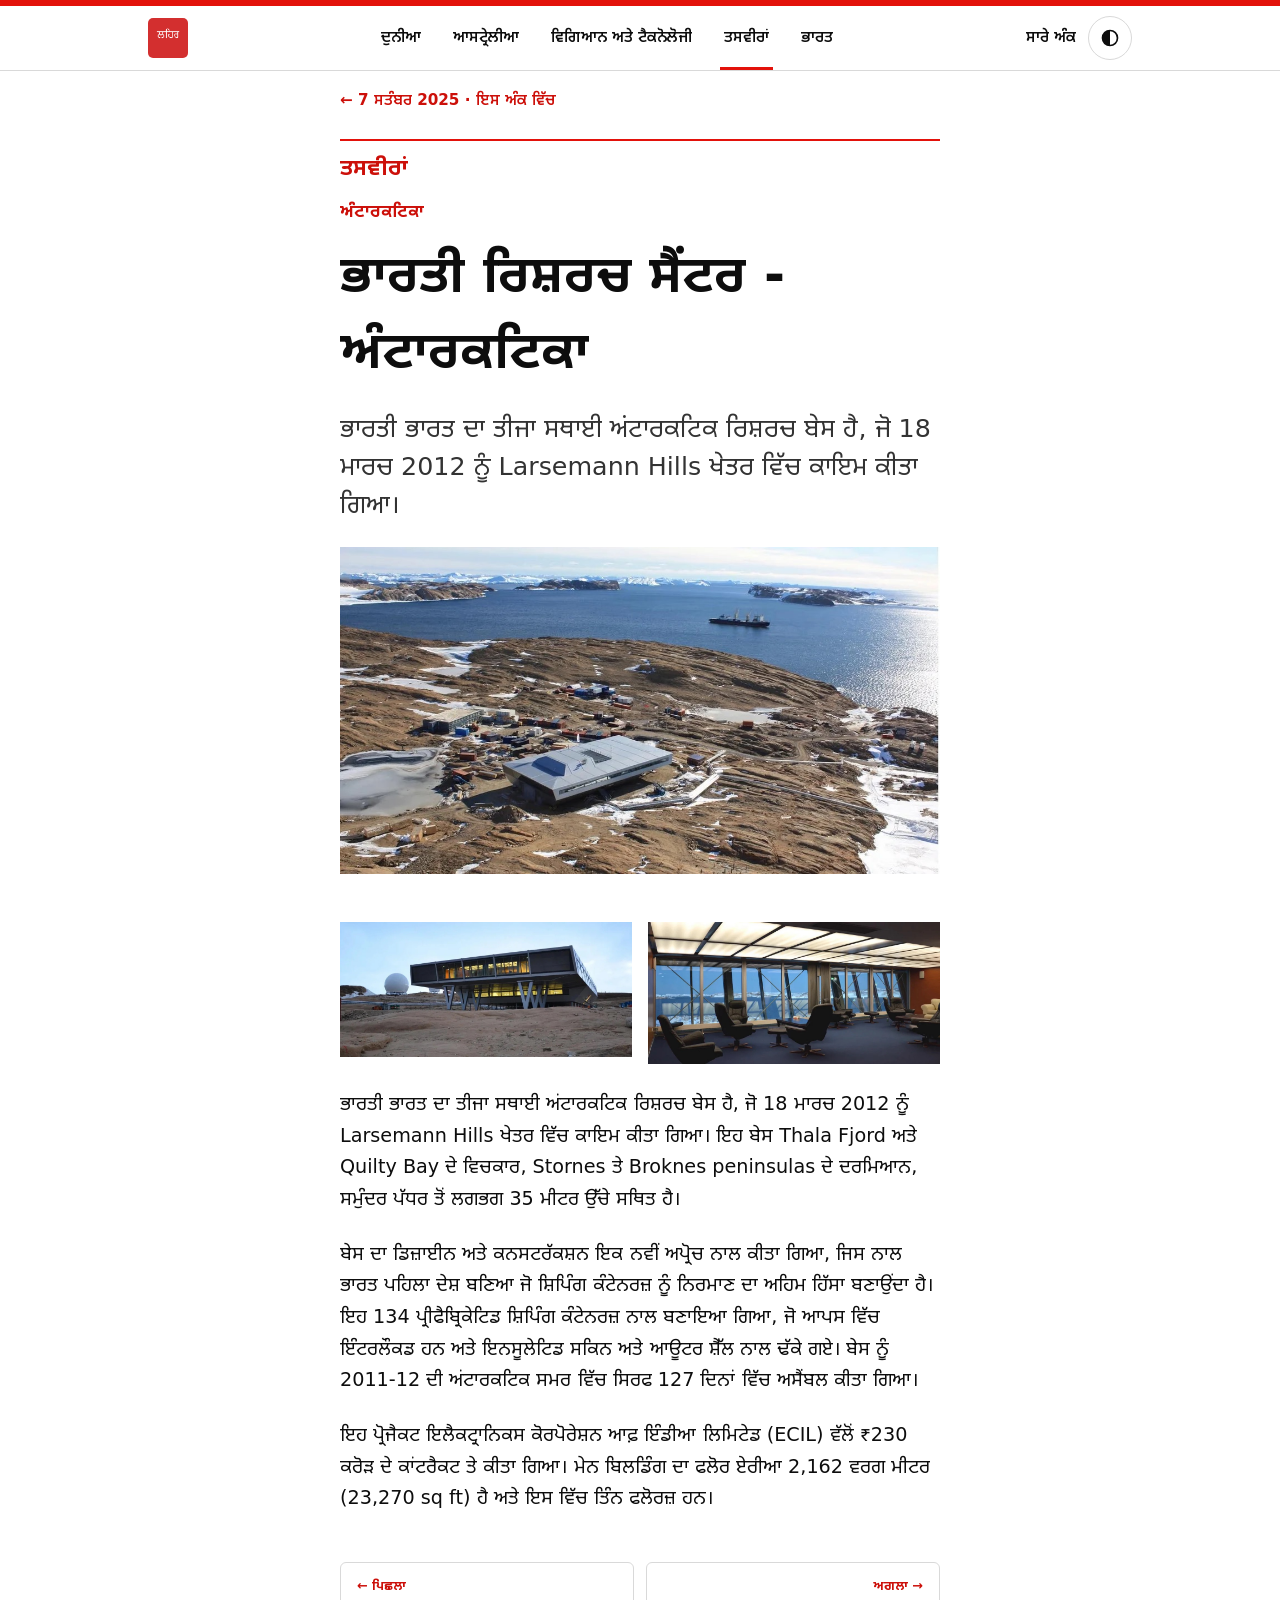
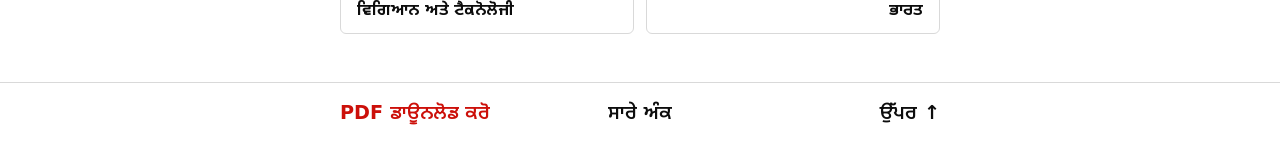
<file: issues/2025-09-07/4-photos.html>
<!DOCTYPE html>
<html lang="pa" dir="ltr">
<head>
  <meta charset="utf-8">
  <meta name="viewport" content="width=device-width, initial-scale=1, viewport-fit=cover">
  <meta name="color-scheme" content="light dark">
  <meta name="theme-color" content="#e3120b">
  <script>try{var t=localStorage.getItem("lehar-theme");if(t)document.documentElement.dataset.theme=t}catch(e){}</script>
  <title>ਤਸਵੀਰਾਂ · ਲਹਿਰ · 7 ਸਤੰਬਰ 2025</title>
  <link rel="stylesheet" href="web.css">
</head>
<body id="top">
<a class="skip" href="#content">ਸਮੱਗਰੀ ’ਤੇ ਜਾਓ</a>
<header class="bar">
  <div class="wrap">
    <a class="logo" href="../../"><img src="../../assets/logo.png" alt="ਲਹਿਰ" height="40"></a>
    <nav class="menu" aria-label="ਭਾਗ"><a href="1-page-start.html">ਦੁਨੀਆ</a><a href="2-australia.html">ਆਸਟ੍ਰੇਲੀਆ</a><a href="3-science.html">ਵਿਗਿਆਨ ਅਤੇ ਟੈਕਨੋਲੋਜੀ</a><a aria-current="page" href="4-photos.html">ਤਸਵੀਰਾਂ</a><a href="5-india.html">ਭਾਰਤ</a></nav>
    <div class="tools">
      <a class="all" href="../../">ਸਾਰੇ ਅੰਕ</a>
      <button class="theme" type="button" aria-label="ਥੀਮ ਬਦਲੋ" aria-pressed="false"><svg viewBox="0 0 24 24" aria-hidden="true"><circle cx="12" cy="12" r="9" fill="none" stroke="currentColor" stroke-width="2"/><path d="M12 3a9 9 0 0 0 0 18z" fill="currentColor"/></svg></button>
    </div>
  </div>
</header>
<main class="wrap" id="content">
  <nav class="crumbs" aria-label="ਤੁਸੀਂ ਇੱਥੇ ਹੋ">
    <a href="index.html">← 7 ਸਤੰਬਰ 2025 · ਇਸ ਅੰਕ ਵਿੱਚ</a>
  </nav>
<h1 data-number="4" id="photos">ਤਸਵੀਰਾਂ</h1>
<p><strong>ਅੰਟਾਰਕਟਿਕਾ</strong></p>
<h2 data-number="4.1" id="ਭਰਤ-ਰਸਰਚ-ਸਟਰ---ਅਟਰਕਟਕ">ਭਾਰਤੀ ਰਿਸ਼ਰਚ ਸੈਂਟਰ - ਅੰਟਾਰਕਟਿਕਾ</h2>
<p>ਭਾਰਤੀ ਭਾਰਤ ਦਾ ਤੀਜਾ ਸਥਾਈ ਅਂਟਾਰਕਟਿਕ ਰਿਸ਼ਰਚ ਬੇਸ ਹੈ, ਜੋ 18 ਮਾਰਚ 2012 ਨੂੰ Larsemann Hills ਖੇਤਰ ਵਿੱਚ ਕਾਇਮ ਕੀਤਾ ਗਿਆ।</p>
<figure>
<p><img loading="lazy" decoding="async" src="photos/bharti-research-center-02.jpeg" alt="ਅੰਟਾਰਕਟਿਕਾ ਦੀ ਚੱਟਾਨੀ ਧਰਤੀ ਉੱਤੇ ਬਣਿਆ ਭਾਰਤੀ ਖੋਜ ਕੇਂਦਰ, ਪਿੱਛੇ ਸਮੁੰਦਰ ਵਿੱਚ ਇੱਕ ਜਹਾਜ਼" /></p>
</figure>
<table>
<colgroup>
<col style="width: 50%" />
<col style="width: 50%" />
</colgroup>
<tbody>
<tr>
<td><figure>
<p><img loading="lazy" decoding="async" src="photos/bharti-research-center-03.jpeg" alt="ਖੰਭਿਆਂ ਉੱਤੇ ਖੜ੍ਹੀ ਖੋਜ ਕੇਂਦਰ ਦੀ ਇਮਾਰਤ, ਜਿਸ ਦੇ ਪਿੱਛੇ ਗੋਲ ਗੁੰਬਦ ਹੈ" /></p>
</figure></td>
<td><figure>
<p><img loading="lazy" decoding="async" src="photos/bharti-research-center-01.jpeg" alt="ਖੋਜ ਕੇਂਦਰ ਦੇ ਅੰਦਰ ਵੱਡੀਆਂ ਖਿੜਕੀਆਂ ਵਾਲਾ ਬੈਠਕ ਕਮਰਾ" /></p>
</figure></td>
</tr>
</tbody>
</table>
<p>ਭਾਰਤੀ ਭਾਰਤ ਦਾ ਤੀਜਾ ਸਥਾਈ ਅਂਟਾਰਕਟਿਕ ਰਿਸ਼ਰਚ ਬੇਸ ਹੈ, ਜੋ 18 ਮਾਰਚ 2012 ਨੂੰ Larsemann Hills ਖੇਤਰ ਵਿੱਚ ਕਾਇਮ ਕੀਤਾ ਗਿਆ। ਇਹ ਬੇਸ Thala Fjord ਅਤੇ Quilty Bay ਦੇ ਵਿਚਕਾਰ, Stornes ਤੇ Broknes peninsulas ਦੇ ਦਰਮਿਆਨ, ਸਮੁੰਦਰ ਪੱਧਰ ਤੋਂ ਲਗਭਗ 35 ਮੀਟਰ ਉੱਚੇ ਸਥਿਤ ਹੈ।</p>
<p>ਬੇਸ ਦਾ ਡਿਜ਼ਾਈਨ ਅਤੇ ਕਨਸਟਰੱਕਸ਼ਨ ਇਕ ਨਵੀਂ ਅਪ੍ਰੋਚ ਨਾਲ ਕੀਤਾ ਗਿਆ, ਜਿਸ ਨਾਲ ਭਾਰਤ ਪਹਿਲਾ ਦੇਸ਼ ਬਣਿਆ ਜੋ ਸ਼ਿਪਿੰਗ ਕੰਟੇਨਰਜ਼ ਨੂੰ ਨਿਰਮਾਣ ਦਾ ਅਹਿਮ ਹਿੱਸਾ ਬਣਾਉਂਦਾ ਹੈ। ਇਹ 134 ਪ੍ਰੀਫੈਬ੍ਰਿਕੇਟਿਡ ਸ਼ਿਪਿੰਗ ਕੰਟੇਨਰਜ਼ ਨਾਲ ਬਣਾਇਆ ਗਿਆ, ਜੋ ਆਪਸ ਵਿੱਚ ਇੰਟਰਲੌਕਡ ਹਨ ਅਤੇ ਇਨਸੂਲੇਟਿਡ ਸਕਿਨ ਅਤੇ ਆਊਟਰ ਸ਼ੈੱਲ ਨਾਲ ਢੱਕੇ ਗਏ। ਬੇਸ ਨੂੰ 2011-12 ਦੀ ਅਂਟਾਰਕਟਿਕ ਸਮਰ ਵਿੱਚ ਸਿਰਫ 127 ਦਿਨਾਂ ਵਿੱਚ ਅਸੈਂਬਲ ਕੀਤਾ ਗਿਆ।</p>
<p>ਇਹ ਪ੍ਰੋਜੈਕਟ ਇਲੈਕਟ੍ਰਾਨਿਕਸ ਕੋਰਪੋਰੇਸ਼ਨ ਆਫ਼ ਇੰਡੀਆ ਲਿਮਿਟੇਡ (ECIL) ਵੱਲੋਂ ₹230 ਕਰੋੜ ਦੇ ਕਾਂਟਰੈਕਟ ਤੇ ਕੀਤਾ ਗਿਆ। ਮੇਨ ਬਿਲਡਿੰਗ ਦਾ ਫਲੋਰ ਏਰੀਆ 2,162 ਵਰਗ ਮੀਟਰ (23,270 sq ft) ਹੈ ਅਤੇ ਇਸ ਵਿੱਚ ਤਿੰਨ ਫਲੋਰਜ਼ ਹਨ।</p>
<p><span id="article-body-2"></span></p>
  <nav class="pager" aria-label="ਸਫ਼ੇ">
    <a class="prev" href="3-science.html" rel="previous"><span>← ਪਿਛਲਾ</span><strong>ਵਿਗਿਆਨ ਅਤੇ ਟੈਕਨੋਲੋਜੀ</strong></a>
    <a class="next" href="5-india.html" rel="next"><span>ਅਗਲਾ →</span><strong>ਭਾਰਤ</strong></a>
  </nav>
</main>
<footer class="foot">
  <div class="wrap">
    <a class="pdf" href="../lehar-2025-09-07.pdf">PDF ਡਾਊਨਲੋਡ ਕਰੋ</a>
    <a href="../../">ਸਾਰੇ ਅੰਕ</a>
    <a href="#top">ਉੱਪਰ ↑</a>
  </div>
</footer>
<script>
(function () {
  var d = document.documentElement, b = document.querySelector('.theme');
  function dark() { return (d.dataset.theme || (matchMedia('(prefers-color-scheme: dark)').matches ? 'dark' : 'light')) === 'dark'; }
  b.setAttribute('aria-pressed', dark());
  b.onclick = function () {
    d.dataset.theme = dark() ? 'light' : 'dark';
    b.setAttribute('aria-pressed', dark());
    try { localStorage.setItem('lehar-theme', d.dataset.theme); } catch (e) {}
  };
})();
</script>
</body>
</html>
</file>
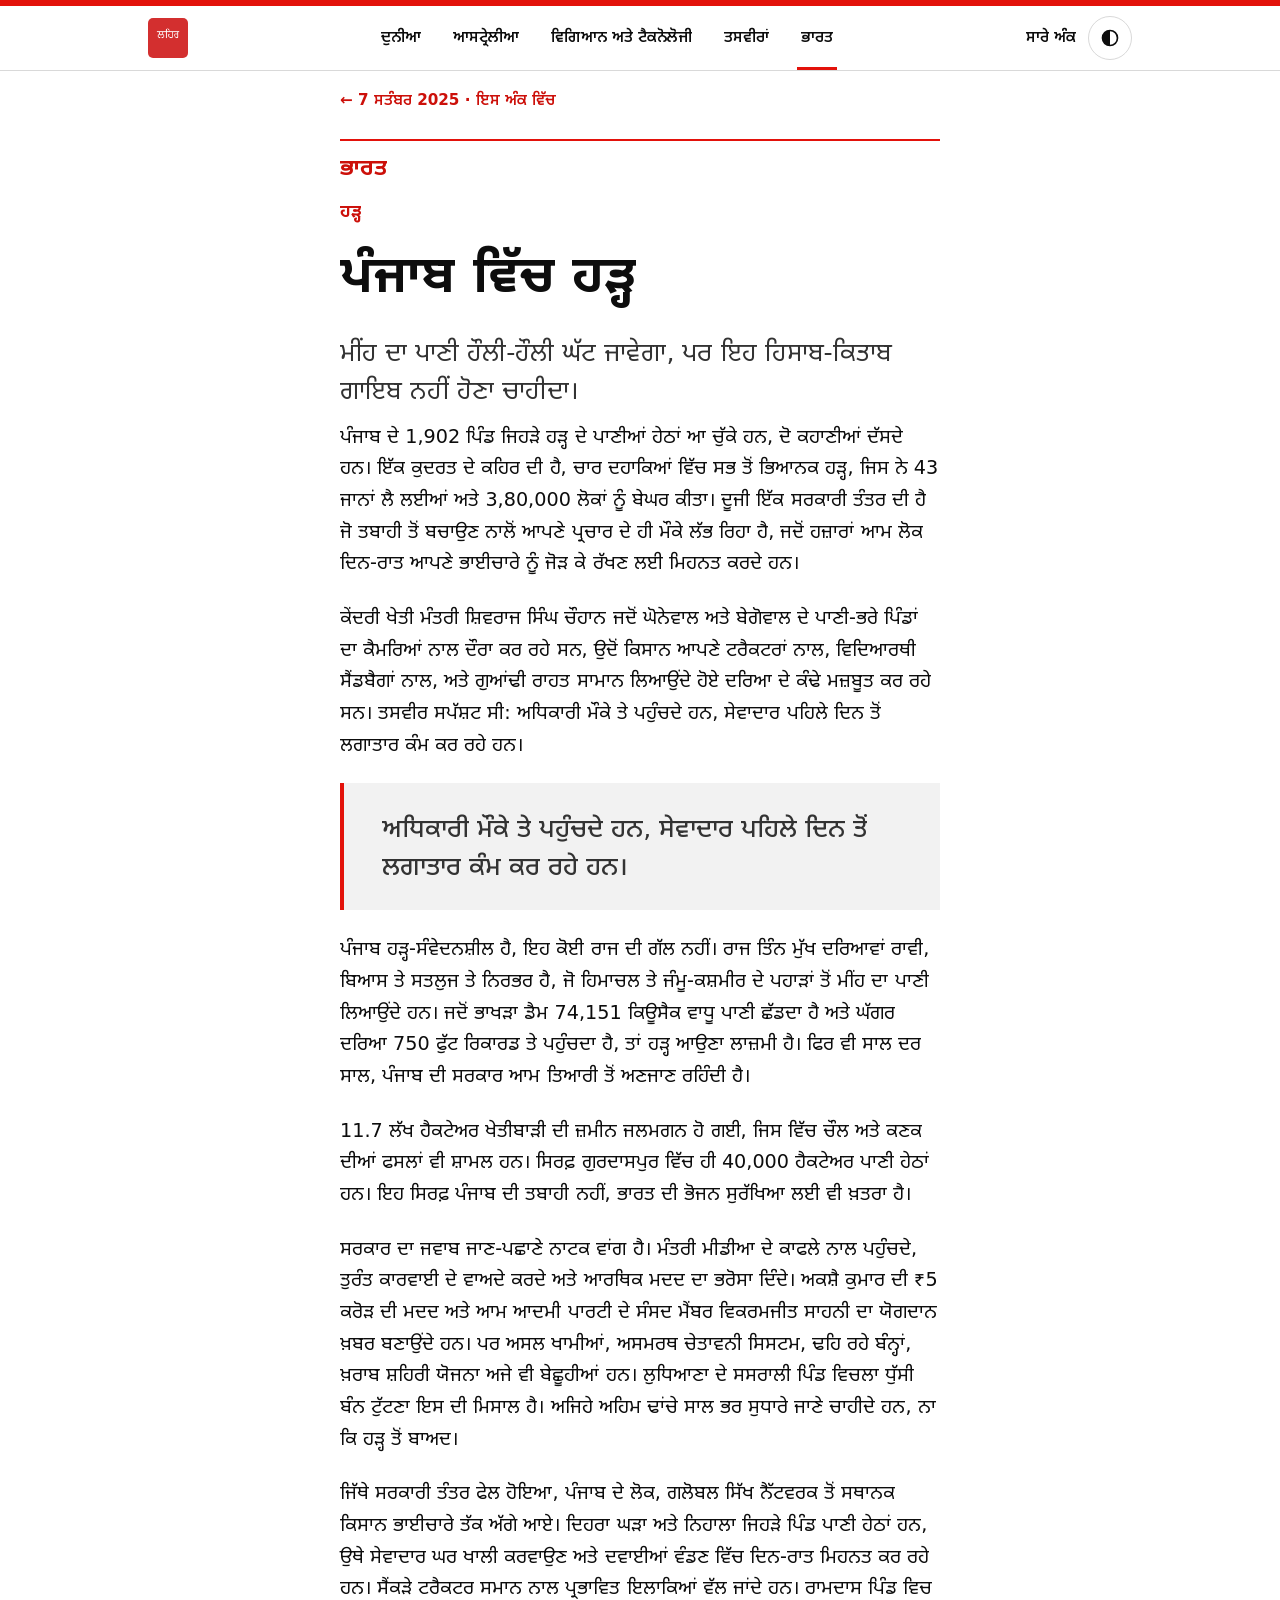
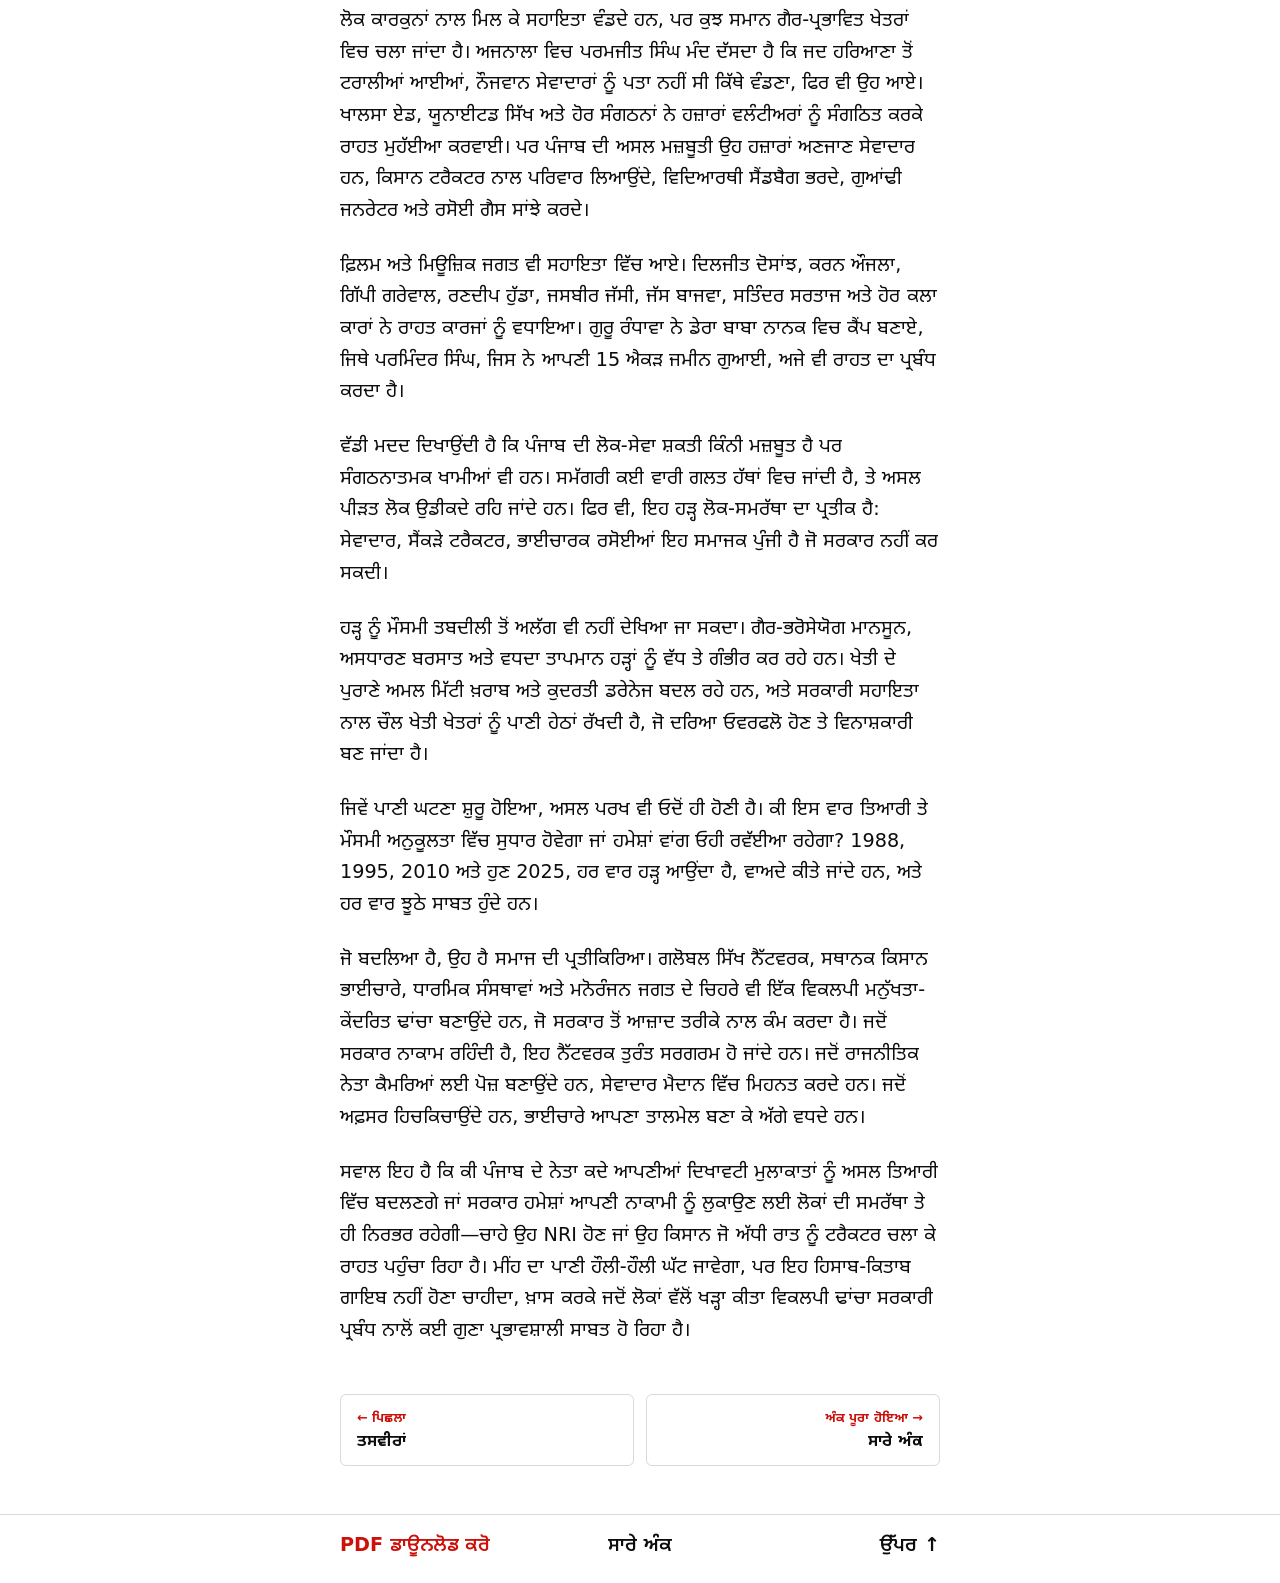
<file: issues/2025-09-07/5-india.html>
<!DOCTYPE html>
<html lang="pa" dir="ltr">
<head>
  <meta charset="utf-8">
  <meta name="viewport" content="width=device-width, initial-scale=1, viewport-fit=cover">
  <meta name="color-scheme" content="light dark">
  <meta name="theme-color" content="#e3120b">
  <script>try{var t=localStorage.getItem("lehar-theme");if(t)document.documentElement.dataset.theme=t}catch(e){}</script>
  <title>ਭਾਰਤ · ਲਹਿਰ · 7 ਸਤੰਬਰ 2025</title>
  <link rel="stylesheet" href="web.css">
</head>
<body id="top">
<a class="skip" href="#content">ਸਮੱਗਰੀ ’ਤੇ ਜਾਓ</a>
<header class="bar">
  <div class="wrap">
    <a class="logo" href="../../"><img src="../../assets/logo.png" alt="ਲਹਿਰ" height="40"></a>
    <nav class="menu" aria-label="ਭਾਗ"><a href="1-page-start.html">ਦੁਨੀਆ</a><a href="2-australia.html">ਆਸਟ੍ਰੇਲੀਆ</a><a href="3-science.html">ਵਿਗਿਆਨ ਅਤੇ ਟੈਕਨੋਲੋਜੀ</a><a href="4-photos.html">ਤਸਵੀਰਾਂ</a><a aria-current="page" href="5-india.html">ਭਾਰਤ</a></nav>
    <div class="tools">
      <a class="all" href="../../">ਸਾਰੇ ਅੰਕ</a>
      <button class="theme" type="button" aria-label="ਥੀਮ ਬਦਲੋ" aria-pressed="false"><svg viewBox="0 0 24 24" aria-hidden="true"><circle cx="12" cy="12" r="9" fill="none" stroke="currentColor" stroke-width="2"/><path d="M12 3a9 9 0 0 0 0 18z" fill="currentColor"/></svg></button>
    </div>
  </div>
</header>
<main class="wrap" id="content">
  <nav class="crumbs" aria-label="ਤੁਸੀਂ ਇੱਥੇ ਹੋ">
    <a href="index.html">← 7 ਸਤੰਬਰ 2025 · ਇਸ ਅੰਕ ਵਿੱਚ</a>
  </nav>
<h1 data-number="5" id="india">ਭਾਰਤ</h1>
<p><strong>ਹੜ੍ਹ</strong></p>
<h2 data-number="5.1" id="ਪਜਬ-ਵਚ-ਹੜਹ">ਪੰਜਾਬ ਵਿੱਚ ਹੜ੍ਹ</h2>
<p>ਮੀਂਹ ਦਾ ਪਾਣੀ ਹੌਲੀ-ਹੌਲੀ ਘੱਟ ਜਾਵੇਗਾ, ਪਰ ਇਹ ਹਿਸਾਬ-ਕਿਤਾਬ ਗਾਇਬ ਨਹੀਂ ਹੋਣਾ ਚਾਹੀਦਾ।</p>
<p>ਪੰਜਾਬ ਦੇ 1,902 ਪਿੰਡ ਜਿਹੜੇ ਹੜ੍ਹ ਦੇ ਪਾਣੀਆਂ ਹੇਠਾਂ ਆ ਚੁੱਕੇ ਹਨ, ਦੋ ਕਹਾਣੀਆਂ ਦੱਸਦੇ ਹਨ। ਇੱਕ ਕੁਦਰਤ ਦੇ ਕਹਿਰ ਦੀ ਹੈ, ਚਾਰ ਦਹਾਕਿਆਂ ਵਿੱਚ ਸਭ ਤੋਂ ਭਿਆਨਕ ਹੜ੍ਹ, ਜਿਸ ਨੇ 43 ਜਾਨਾਂ ਲੈ ਲਈਆਂ ਅਤੇ 3,80,000 ਲੋਕਾਂ ਨੂੰ ਬੇਘਰ ਕੀਤਾ। ਦੂਜੀ ਇੱਕ ਸਰਕਾਰੀ ਤੰਤਰ ਦੀ ਹੈ ਜੋ ਤਬਾਹੀ ਤੋਂ ਬਚਾਉਣ ਨਾਲੋਂ ਆਪਣੇ ਪ੍ਰਚਾਰ ਦੇ ਹੀ ਮੌਕੇ ਲੱਭ ਰਿਹਾ ਹੈ, ਜਦੋਂ ਹਜ਼ਾਰਾਂ ਆਮ ਲੋਕ ਦਿਨ-ਰਾਤ ਆਪਣੇ ਭਾਈਚਾਰੇ ਨੂੰ ਜੋੜ ਕੇ ਰੱਖਣ ਲਈ ਮਿਹਨਤ ਕਰਦੇ ਹਨ।</p>
<p>ਕੇਂਦਰੀ ਖੇਤੀ ਮੰਤਰੀ ਸ਼ਿਵਰਾਜ ਸਿੰਘ ਚੌਹਾਨ ਜਦੋਂ ਘੋਨੇਵਾਲ ਅਤੇ ਬੇਗੋਵਾਲ ਦੇ ਪਾਣੀ-ਭਰੇ ਪਿੰਡਾਂ ਦਾ ਕੈਮਰਿਆਂ ਨਾਲ ਦੌਰਾ ਕਰ ਰਹੇ ਸਨ, ਉਦੋਂ ਕਿਸਾਨ ਆਪਣੇ ਟਰੈਕਟਰਾਂ ਨਾਲ, ਵਿਦਿਆਰਥੀ ਸੈਂਡਬੈਗਾਂ ਨਾਲ, ਅਤੇ ਗੁਆਂਢੀ ਰਾਹਤ ਸਾਮਾਨ ਲਿਆਉਂਦੇ ਹੋਏ ਦਰਿਆ ਦੇ ਕੰਢੇ ਮਜ਼ਬੂਤ ਕਰ ਰਹੇ ਸਨ। ਤਸਵੀਰ ਸਪੱਸ਼ਟ ਸੀ: ਅਧਿਕਾਰੀ ਮੌਕੇ ਤੇ ਪਹੁੰਚਦੇ ਹਨ, ਸੇਵਾਦਾਰ ਪਹਿਲੇ ਦਿਨ ਤੋਂ ਲਗਾਤਾਰ ਕੰਮ ਕਰ ਰਹੇ ਹਨ।</p>
<blockquote>
<p>ਅਧਿਕਾਰੀ ਮੌਕੇ ਤੇ ਪਹੁੰਚਦੇ ਹਨ, ਸੇਵਾਦਾਰ ਪਹਿਲੇ ਦਿਨ ਤੋਂ ਲਗਾਤਾਰ ਕੰਮ ਕਰ ਰਹੇ ਹਨ।</p>
</blockquote>
<p>ਪੰਜਾਬ ਹੜ੍ਹ-ਸੰਵੇਦਨਸ਼ੀਲ ਹੈ, ਇਹ ਕੋਈ ਰਾਜ ਦੀ ਗੱਲ ਨਹੀਂ। ਰਾਜ ਤਿੰਨ ਮੁੱਖ ਦਰਿਆਵਾਂ ਰਾਵੀ, ਬਿਆਸ ਤੇ ਸਤਲੁਜ ਤੇ ਨਿਰਭਰ ਹੈ, ਜੋ ਹਿਮਾਚਲ ਤੇ ਜੰਮੂ-ਕਸ਼ਮੀਰ ਦੇ ਪਹਾੜਾਂ ਤੋਂ ਮੀਂਹ ਦਾ ਪਾਣੀ ਲਿਆਉਂਦੇ ਹਨ। ਜਦੋਂ ਭਾਖੜਾ ਡੈਮ 74,151 ਕਿਊਸੈਕ ਵਾਧੂ ਪਾਣੀ ਛੱਡਦਾ ਹੈ ਅਤੇ ਘੱਗਰ ਦਰਿਆ 750 ਫੁੱਟ ਰਿਕਾਰਡ ਤੇ ਪਹੁੰਚਦਾ ਹੈ, ਤਾਂ ਹੜ੍ਹ ਆਉਣਾ ਲਾਜ਼ਮੀ ਹੈ। ਫਿਰ ਵੀ ਸਾਲ ਦਰ ਸਾਲ, ਪੰਜਾਬ ਦੀ ਸਰਕਾਰ ਆਮ ਤਿਆਰੀ ਤੋਂ ਅਣਜਾਣ ਰਹਿੰਦੀ ਹੈ।</p>
<p>11.7 ਲੱਖ ਹੈਕਟੇਅਰ ਖੇਤੀਬਾੜੀ ਦੀ ਜ਼ਮੀਨ ਜਲਮਗਨ ਹੋ ਗਈ, ਜਿਸ ਵਿੱਚ ਚੌਲ ਅਤੇ ਕਣਕ ਦੀਆਂ ਫਸਲਾਂ ਵੀ ਸ਼ਾਮਲ ਹਨ। ਸਿਰਫ਼ ਗੁਰਦਾਸਪੁਰ ਵਿੱਚ ਹੀ 40,000 ਹੈਕਟੇਅਰ ਪਾਣੀ ਹੇਠਾਂ ਹਨ। ਇਹ ਸਿਰਫ਼ ਪੰਜਾਬ ਦੀ ਤਬਾਹੀ ਨਹੀਂ, ਭਾਰਤ ਦੀ ਭੋਜਨ ਸੁਰੱਖਿਆ ਲਈ ਵੀ ਖ਼ਤਰਾ ਹੈ।</p>
<p>ਸਰਕਾਰ ਦਾ ਜਵਾਬ ਜਾਣ-ਪਛਾਣੇ ਨਾਟਕ ਵਾਂਗ ਹੈ। ਮੰਤਰੀ ਮੀਡੀਆ ਦੇ ਕਾਫਲੇ ਨਾਲ ਪਹੁੰਚਦੇ, ਤੁਰੰਤ ਕਾਰਵਾਈ ਦੇ ਵਾਅਦੇ ਕਰਦੇ ਅਤੇ ਆਰਥਿਕ ਮਦਦ ਦਾ ਭਰੋਸਾ ਦਿੰਦੇ। ਅਕਸ਼ੈ ਕੁਮਾਰ ਦੀ ₹5 ਕਰੋੜ ਦੀ ਮਦਦ ਅਤੇ ਆਮ ਆਦਮੀ ਪਾਰਟੀ ਦੇ ਸੰਸਦ ਮੈਂਬਰ ਵਿਕਰਮਜੀਤ ਸਾਹਨੀ ਦਾ ਯੋਗਦਾਨ ਖ਼ਬਰ ਬਣਾਉਂਦੇ ਹਨ। ਪਰ ਅਸਲ ਖਾਮੀਆਂ, ਅਸਮਰਥ ਚੇਤਾਵਨੀ ਸਿਸਟਮ, ਢਹਿ ਰਹੇ ਬੰਨ੍ਹਾਂ, ਖ਼ਰਾਬ ਸ਼ਹਿਰੀ ਯੋਜਨਾ ਅਜੇ ਵੀ ਬੇਛੂਹੀਆਂ ਹਨ। ਲੁਧਿਆਣਾ ਦੇ ਸਸਰਾਲੀ ਪਿੰਡ ਵਿਚਲਾ ਧੁੱਸੀ ਬੰਨ ਟੁੱਟਣਾ ਇਸ ਦੀ ਮਿਸਾਲ ਹੈ। ਅਜਿਹੇ ਅਹਿਮ ਢਾਂਚੇ ਸਾਲ ਭਰ ਸੁਧਾਰੇ ਜਾਣੇ ਚਾਹੀਦੇ ਹਨ, ਨਾ ਕਿ ਹੜ੍ਹ ਤੋਂ ਬਾਅਦ।</p>
<p>ਜਿੱਥੇ ਸਰਕਾਰੀ ਤੰਤਰ ਫੇਲ ਹੋਇਆ, ਪੰਜਾਬ ਦੇ ਲੋਕ, ਗਲੋਬਲ ਸਿੱਖ ਨੈੱਟਵਰਕ ਤੋਂ ਸਥਾਨਕ ਕਿਸਾਨ ਭਾਈਚਾਰੇ ਤੱਕ ਅੱਗੇ ਆਏ। ਦਿਹਰਾ ਘੜਾ ਅਤੇ ਨਿਹਾਲਾ ਜਿਹੜੇ ਪਿੰਡ ਪਾਣੀ ਹੇਠਾਂ ਹਨ, ਉਥੇ ਸੇਵਾਦਾਰ ਘਰ ਖਾਲੀ ਕਰਵਾਉਣ ਅਤੇ ਦਵਾਈਆਂ ਵੰਡਣ ਵਿੱਚ ਦਿਨ-ਰਾਤ ਮਿਹਨਤ ਕਰ ਰਹੇ ਹਨ। ਸੈਂਕੜੇ ਟਰੈਕਟਰ ਸਮਾਨ ਨਾਲ ਪ੍ਰਭਾਵਿਤ ਇਲਾਕਿਆਂ ਵੱਲ ਜਾਂਦੇ ਹਨ। ਰਾਮਦਾਸ ਪਿੰਡ ਵਿਚ ਲੋਕ ਕਾਰਕੁਨਾਂ ਨਾਲ ਮਿਲ ਕੇ ਸਹਾਇਤਾ ਵੰਡਦੇ ਹਨ, ਪਰ ਕੁਝ ਸਮਾਨ ਗੈਰ-ਪ੍ਰਭਾਵਿਤ ਖੇਤਰਾਂ ਵਿਚ ਚਲਾ ਜਾਂਦਾ ਹੈ। ਅਜਨਾਲਾ ਵਿਚ ਪਰਮਜੀਤ ਸਿੰਘ ਮੰਦ ਦੱਸਦਾ ਹੈ ਕਿ ਜਦ ਹਰਿਆਣਾ ਤੋਂ ਟਰਾਲੀਆਂ ਆਈਆਂ, ਨੌਜਵਾਨ ਸੇਵਾਦਾਰਾਂ ਨੂੰ ਪਤਾ ਨਹੀਂ ਸੀ ਕਿੱਥੇ ਵੰਡਣਾ, ਫਿਰ ਵੀ ਉਹ ਆਏ। ਖਾਲਸਾ ਏਡ, ਯੂਨਾਈਟਡ ਸਿੱਖ ਅਤੇ ਹੋਰ ਸੰਗਠਨਾਂ ਨੇ ਹਜ਼ਾਰਾਂ ਵਲੰਟੀਅਰਾਂ ਨੂੰ ਸੰਗਠਿਤ ਕਰਕੇ ਰਾਹਤ ਮੁਹੱਈਆ ਕਰਵਾਈ। ਪਰ ਪੰਜਾਬ ਦੀ ਅਸਲ ਮਜ਼ਬੂਤੀ ਉਹ ਹਜ਼ਾਰਾਂ ਅਣਜਾਣ ਸੇਵਾਦਾਰ ਹਨ, ਕਿਸਾਨ ਟਰੈਕਟਰ ਨਾਲ ਪਰਿਵਾਰ ਲਿਆਉਂਦੇ, ਵਿਦਿਆਰਥੀ ਸੈਂਡਬੈਗ ਭਰਦੇ, ਗੁਆਂਢੀ ਜਨਰੇਟਰ ਅਤੇ ਰਸੋਈ ਗੈਸ ਸਾਂਝੇ ਕਰਦੇ।</p>
<p>ਫ਼ਿਲਮ ਅਤੇ ਮਿਊਜ਼ਿਕ ਜਗਤ ਵੀ ਸਹਾਇਤਾ ਵਿੱਚ ਆਏ। ਦਿਲਜੀਤ ਦੋਸਾਂਝ, ਕਰਨ ਔਜਲਾ, ਗਿੱਪੀ ਗਰੇਵਾਲ, ਰਣਦੀਪ ਹੁੱਡਾ, ਜਸਬੀਰ ਜੱਸੀ, ਜੱਸ ਬਾਜਵਾ, ਸਤਿੰਦਰ ਸਰਤਾਜ ਅਤੇ ਹੋਰ ਕਲਾ ਕਾਰਾਂ ਨੇ ਰਾਹਤ ਕਾਰਜਾਂ ਨੂੰ ਵਧਾਇਆ। ਗੁਰੂ ਰੰਧਾਵਾ ਨੇ ਡੇਰਾ ਬਾਬਾ ਨਾਨਕ ਵਿਚ ਕੈਂਪ ਬਣਾਏ, ਜਿਥੇ ਪਰਮਿੰਦਰ ਸਿੰਘ, ਜਿਸ ਨੇ ਆਪਣੀ 15 ਐਕੜ ਜਮੀਨ ਗੁਆਈ, ਅਜੇ ਵੀ ਰਾਹਤ ਦਾ ਪ੍ਰਬੰਧ ਕਰਦਾ ਹੈ।</p>
<p>ਵੱਡੀ ਮਦਦ ਦਿਖਾਉਂਦੀ ਹੈ ਕਿ ਪੰਜਾਬ ਦੀ ਲੋਕ-ਸੇਵਾ ਸ਼ਕਤੀ ਕਿੰਨੀ ਮਜ਼ਬੂਤ ਹੈ ਪਰ ਸੰਗਠਨਾਤਮਕ ਖਾਮੀਆਂ ਵੀ ਹਨ। ਸਮੱਗਰੀ ਕਈ ਵਾਰੀ ਗਲਤ ਹੱਥਾਂ ਵਿਚ ਜਾਂਦੀ ਹੈ, ਤੇ ਅਸਲ ਪੀੜਤ ਲੋਕ ਉਡੀਕਦੇ ਰਹਿ ਜਾਂਦੇ ਹਨ। ਫਿਰ ਵੀ, ਇਹ ਹੜ੍ਹ ਲੋਕ-ਸਮਰੱਥਾ ਦਾ ਪ੍ਰਤੀਕ ਹੈ: ਸੇਵਾਦਾਰ, ਸੈਂਕੜੇ ਟਰੈਕਟਰ, ਭਾਈਚਾਰਕ ਰਸੋਈਆਂ ਇਹ ਸਮਾਜਕ ਪੁੰਜੀ ਹੈ ਜੋ ਸਰਕਾਰ ਨਹੀਂ ਕਰ ਸਕਦੀ।</p>
<p>ਹੜ੍ਹ ਨੂੰ ਮੌਸਮੀ ਤਬਦੀਲੀ ਤੋਂ ਅਲੱਗ ਵੀ ਨਹੀਂ ਦੇਖਿਆ ਜਾ ਸਕਦਾ। ਗੈਰ-ਭਰੋਸੇਯੋਗ ਮਾਨਸੂਨ, ਅਸਧਾਰਣ ਬਰਸਾਤ ਅਤੇ ਵਧਦਾ ਤਾਪਮਾਨ ਹੜ੍ਹਾਂ ਨੂੰ ਵੱਧ ਤੇ ਗੰਭੀਰ ਕਰ ਰਹੇ ਹਨ। ਖੇਤੀ ਦੇ ਪੁਰਾਣੇ ਅਮਲ ਮਿੱਟੀ ਖ਼ਰਾਬ ਅਤੇ ਕੁਦਰਤੀ ਡਰੇਨੇਜ ਬਦਲ ਰਹੇ ਹਨ, ਅਤੇ ਸਰਕਾਰੀ ਸਹਾਇਤਾ ਨਾਲ ਚੌਲ ਖੇਤੀ ਖੇਤਰਾਂ ਨੂੰ ਪਾਣੀ ਹੇਠਾਂ ਰੱਖਦੀ ਹੈ, ਜੋ ਦਰਿਆ ਓਵਰਫਲੋ ਹੋਣ ਤੇ ਵਿਨਾਸ਼ਕਾਰੀ ਬਣ ਜਾਂਦਾ ਹੈ।</p>
<p>ਜਿਵੇਂ ਪਾਣੀ ਘਟਣਾ ਸ਼ੁਰੂ ਹੋਇਆ, ਅਸਲ ਪਰਖ ਵੀ ਓਦੋਂ ਹੀ ਹੋਣੀ ਹੈ। ਕੀ ਇਸ ਵਾਰ ਤਿਆਰੀ ਤੇ ਮੌਸਮੀ ਅਨੁਕੂਲਤਾ ਵਿੱਚ ਸੁਧਾਰ ਹੋਵੇਗਾ ਜਾਂ ਹਮੇਸ਼ਾਂ ਵਾਂਗ ਓਹੀ ਰਵੱਈਆ ਰਹੇਗਾ? 1988, 1995, 2010 ਅਤੇ ਹੁਣ 2025, ਹਰ ਵਾਰ ਹੜ੍ਹ ਆਉਂਦਾ ਹੈ, ਵਾਅਦੇ ਕੀਤੇ ਜਾਂਦੇ ਹਨ, ਅਤੇ ਹਰ ਵਾਰ ਝੂਠੇ ਸਾਬਤ ਹੁੰਦੇ ਹਨ।</p>
<p>ਜੋ ਬਦਲਿਆ ਹੈ, ਉਹ ਹੈ ਸਮਾਜ ਦੀ ਪ੍ਰਤੀਕਿਰਿਆ। ਗਲੋਬਲ ਸਿੱਖ ਨੈੱਟਵਰਕ, ਸਥਾਨਕ ਕਿਸਾਨ ਭਾਈਚਾਰੇ, ਧਾਰਮਿਕ ਸੰਸਥਾਵਾਂ ਅਤੇ ਮਨੋਰੰਜਨ ਜਗਤ ਦੇ ਚਿਹਰੇ ਵੀ ਇੱਕ ਵਿਕਲਪੀ ਮਨੁੱਖਤਾ-ਕੇਂਦਰਿਤ ਢਾਂਚਾ ਬਣਾਉਂਦੇ ਹਨ, ਜੋ ਸਰਕਾਰ ਤੋਂ ਆਜ਼ਾਦ ਤਰੀਕੇ ਨਾਲ ਕੰਮ ਕਰਦਾ ਹੈ। ਜਦੋਂ ਸਰਕਾਰ ਨਾਕਾਮ ਰਹਿੰਦੀ ਹੈ, ਇਹ ਨੈੱਟਵਰਕ ਤੁਰੰਤ ਸਰਗਰਮ ਹੋ ਜਾਂਦੇ ਹਨ। ਜਦੋਂ ਰਾਜਨੀਤਿਕ ਨੇਤਾ ਕੈਮਰਿਆਂ ਲਈ ਪੋਜ਼ ਬਣਾਉਂਦੇ ਹਨ, ਸੇਵਾਦਾਰ ਮੈਦਾਨ ਵਿੱਚ ਮਿਹਨਤ ਕਰਦੇ ਹਨ। ਜਦੋਂ ਅਫ਼ਸਰ ਹਿਚਕਿਚਾਉਂਦੇ ਹਨ, ਭਾਈਚਾਰੇ ਆਪਣਾ ਤਾਲਮੇਲ ਬਣਾ ਕੇ ਅੱਗੇ ਵਧਦੇ ਹਨ।</p>
<p>ਸਵਾਲ ਇਹ ਹੈ ਕਿ ਕੀ ਪੰਜਾਬ ਦੇ ਨੇਤਾ ਕਦੇ ਆਪਣੀਆਂ ਦਿਖਾਵਟੀ ਮੁਲਾਕਾਤਾਂ ਨੂੰ ਅਸਲ ਤਿਆਰੀ ਵਿੱਚ ਬਦਲਣਗੇ ਜਾਂ ਸਰਕਾਰ ਹਮੇਸ਼ਾਂ ਆਪਣੀ ਨਾਕਾਮੀ ਨੂੰ ਲੁਕਾਉਣ ਲਈ ਲੋਕਾਂ ਦੀ ਸਮਰੱਥਾ ਤੇ ਹੀ ਨਿਰਭਰ ਰਹੇਗੀ—ਚਾਹੇ ਉਹ NRI ਹੋਣ ਜਾਂ ਉਹ ਕਿਸਾਨ ਜੋ ਅੱਧੀ ਰਾਤ ਨੂੰ ਟਰੈਕਟਰ ਚਲਾ ਕੇ ਰਾਹਤ ਪਹੁੰਚਾ ਰਿਹਾ ਹੈ। ਮੀਂਹ ਦਾ ਪਾਣੀ ਹੌਲੀ-ਹੌਲੀ ਘੱਟ ਜਾਵੇਗਾ, ਪਰ ਇਹ ਹਿਸਾਬ-ਕਿਤਾਬ ਗਾਇਬ ਨਹੀਂ ਹੋਣਾ ਚਾਹੀਦਾ, ਖ਼ਾਸ ਕਰਕੇ ਜਦੋਂ ਲੋਕਾਂ ਵੱਲੋਂ ਖੜ੍ਹਾ ਕੀਤਾ ਵਿਕਲਪੀ ਢਾਂਚਾ ਸਰਕਾਰੀ ਪ੍ਰਬੰਧ ਨਾਲੋਂ ਕਈ ਗੁਣਾ ਪ੍ਰਭਾਵਸ਼ਾਲੀ ਸਾਬਤ ਹੋ ਰਿਹਾ ਹੈ।</p>
<p><span id="article-body-2"></span></p>
  <nav class="pager" aria-label="ਸਫ਼ੇ">
    <a class="prev" href="4-photos.html" rel="previous"><span>← ਪਿਛਲਾ</span><strong>ਤਸਵੀਰਾਂ</strong></a>
    <a class="next" href="../../"><span>ਅੰਕ ਪੂਰਾ ਹੋਇਆ →</span><strong>ਸਾਰੇ ਅੰਕ</strong></a>
  </nav>
</main>
<footer class="foot">
  <div class="wrap">
    <a class="pdf" href="../lehar-2025-09-07.pdf">PDF ਡਾਊਨਲੋਡ ਕਰੋ</a>
    <a href="../../">ਸਾਰੇ ਅੰਕ</a>
    <a href="#top">ਉੱਪਰ ↑</a>
  </div>
</footer>
<script>
(function () {
  var d = document.documentElement, b = document.querySelector('.theme');
  function dark() { return (d.dataset.theme || (matchMedia('(prefers-color-scheme: dark)').matches ? 'dark' : 'light')) === 'dark'; }
  b.setAttribute('aria-pressed', dark());
  b.onclick = function () {
    d.dataset.theme = dark() ? 'light' : 'dark';
    b.setAttribute('aria-pressed', dark());
    try { localStorage.setItem('lehar-theme', d.dataset.theme); } catch (e) {}
  };
})();
</script>
</body>
</html>
</file>
<file: issues/2025-09-07/web.css>
/* Made from design/tokens.typ by make. Do not edit. */
:root {
  --size-source: 0.758;
  --size-kicker: 0.871;
  --size-caption: 0.871;
  --size-byline: 0.871;
  --size-folio: 0.871;
  --size-toc-entry: 0.871;
  --size-sidebar: 0.871;
  --size-section: 1.149;
  --size-body: 1;
  --size-chart: 1.149;
  --size-quote: 1.32;
  --size-standfirst: 1.32;
  --size-subhead: 1.516;
  --size-toc-title: 1.516;
  --size-headline: 2.639;
  --pitch-body: 1.65;
  --pitch-label: 1.65;
  --pitch-title: 1.5;
  --pitch-headline: 1.5;
  --space-xs: 0.3;
  --space-s: 0.6;
  --space-m: 1.2;
  --space-l: 1.8;
  --space-headline: 0.4;
  --color-primary: #e3120b;
  --color-body: #0d0d0d;
  --color-dark: #333333;
  --color-meta: #666666;
  --color-border: #d9d9d9;
  --color-light: #f2f2f2;
}
/* Style for the web edition. It is built for a phone first: one column, large type, large tap targets.
   Colours, scale and leading follow the design language (design/language.typ). */
/* Sama Gurmukhi is an Apple font. A device without it loads this file (34 KB, once). A device with it never does. */
@font-face {
  font-family: "Lehar Gurmukhi";
  src: url("../../assets/fonts/noto-sans-gurmukhi.woff2") format("woff2");
  font-weight: 400 700;
  font-display: swap;
  unicode-range: U+0951-0952, U+0964-0965, U+0A01-0A76, U+200C-200D, U+20B9, U+25CC, U+262C, U+A830-A839;
}
/* Each colour is written once with light-dark(). It follows the device, and the button sets data-theme to override it. */
:root {
  color-scheme: light dark;
  --body-size: 1.125rem;
  --red: var(--color-primary);
  --red-text: #cc100a;
  --text-dark: #333333;
  --text: #0d0d0d;
  --meta: #666666;
  --border: #d9d9d9;
  --light: #f2f2f2;
  --paper: #ffffff;
  --gutter: max(1.25rem, env(safe-area-inset-left), env(safe-area-inset-right));
}
@supports (color: light-dark(#000, #fff)) {
  :root {
    --red-text: light-dark(#cc100a, #f6423c);
    --text-dark: light-dark(#333333, #d9d9d9);
    --text: light-dark(#0d0d0d, #f2f2f2);
    --meta: light-dark(#666666, #b3b3b3);
    --border: light-dark(#d9d9d9, #333333);
    --light: light-dark(#f2f2f2, #1a1a1a);
    --paper: light-dark(#ffffff, #0d0d0d);
  }
}
:root[data-theme="light"] { color-scheme: light; }
:root[data-theme="dark"] { color-scheme: dark; }
* { box-sizing: border-box; }
html {
  -webkit-text-size-adjust: 100%;
  text-size-adjust: 100%;
  scroll-behavior: smooth;
  scroll-padding-top: 4.5rem;
}
@media (prefers-reduced-motion: reduce) {
  html { scroll-behavior: auto; }
}
body {
  margin: 0;
  font-family: "Sama Gurmukhi", "Lehar Gurmukhi", "SF Pro Text", system-ui, sans-serif;
  font-size: var(--body-size);
  line-height: var(--pitch-body);
  color: var(--text);
  background: var(--paper);
}
.wrap {
  max-width: 38rem;
  margin: 0 auto;
  padding-left: var(--gutter);
  padding-right: var(--gutter);
}
a { color: var(--red-text); }
a:focus-visible { outline: 3px solid var(--red); outline-offset: 3px; }
.skip { position: absolute; left: -9999px; top: 0.5rem; background: var(--text); color: var(--paper); padding: 0.5rem 1rem; z-index: 10; }
.skip:focus { left: 0.5rem; }

/* The bar at the top: the logo and the way back to all issues. */
.bar {
  border-top: 6px solid var(--red);
  border-bottom: 1px solid var(--border);
}
.bar .wrap { display: flex; align-items: center; justify-content: space-between; min-height: 4rem; }
.bar .logo { display: block; line-height: 0; }
.bar .logo img { display: block; height: 2.5rem; width: auto; border-radius: 5px; }
.bar .tools { display: flex; align-items: center; gap: 0.75rem; }
.theme { display: inline-flex; align-items: center; justify-content: center; width: 2.75rem; height: 2.75rem; flex: none; border: 1.5px solid var(--border); border-radius: 50%; background: none; color: var(--text); cursor: pointer; }
.theme:hover { border-color: var(--red); }
.theme svg { width: 1.25rem; height: 1.25rem; }
.bar .all { display: inline-flex; align-items: center; min-height: 2.75rem; font-size: 0.95rem; font-weight: 600; text-decoration: none; color: var(--text); }

/* The head of the issue: the cover and the contents, side by side. */
.issue-head { display: flex; gap: 1.25rem; align-items: flex-start; padding: 1.75rem 0 0.5rem; }
.issue-head .cover { flex: 0 0 36%; width: 36%; max-width: 11rem; height: auto; aspect-ratio: 1240 / 1754; background: var(--light); box-shadow: 0 3px 10px rgba(0,0,0,0.25); }
.issue-info { flex: 1 1 0; min-width: 0; }
.issue-info .date { margin: 0 0 0.9rem; font-size: 1.05rem; font-weight: 700; }
.issue-info .label { margin: 0 0 0.25rem; font-size: 0.85rem; font-weight: 700; color: var(--red-text); }
#TOC ul { list-style: none; margin: 0; padding: 0; }
#TOC li { border-bottom: 1px solid var(--border); }
#TOC a { display: block; padding: 0.6rem 0; min-height: 2.75rem; font-size: 0.95rem; line-height: 1.4; text-decoration: none; color: var(--text); }
#TOC a:hover { color: var(--red-text); }

/* The way back to the contents, at the top of a section page. */
.crumbs { padding-top: 0.5rem; }
.crumbs a { display: inline-flex; align-items: center; min-height: 2.75rem; font-size: 0.95rem; font-weight: 600; text-decoration: none; }
/* The start button on the contents page. */
.start { margin: 1.25rem 0 0; }
.start a { display: inline-flex; align-items: center; min-height: 3rem; padding: 0 1.25rem; background: var(--red); color: #fff; font-weight: 700; text-decoration: none; border-radius: 4px; }
/* Previous and next at the end of a section: two large targets. */
.pager { display: grid; grid-template-columns: 1fr 1fr; gap: 0.75rem; margin: 3rem 0 0; }
.pager a { display: flex; flex-direction: column; justify-content: center; gap: 0.15rem; min-height: 4.5rem; padding: 0.75rem 1rem; border: 1.5px solid var(--border); border-radius: 6px; text-decoration: none; color: var(--text); }
.pager a:hover, .pager a:focus-visible { border-color: var(--red); }
.pager span { font-size: 0.8rem; font-weight: 700; color: var(--red-text); }
.pager strong { font-size: 1rem; line-height: 1.4; }
.pager .next { text-align: right; align-items: flex-end; grid-column: 2; }
.pager .prev { grid-column: 1; }
main > nav.crumbs + h1 { margin-top: 1rem; }

/* Type roles. The --size, --pitch and --space values come from design/tokens.typ (see design/tokens.jq).
   A size is a ratio of the body size, so one change of --body-size moves the whole scale. */
p { margin: 0 0 calc(var(--space-m) * 1em); }

/* A section label: small, red, with a rule above, as in the PDF. */
h1 {
  color: var(--red-text);
  font-size: calc(var(--size-section) * var(--body-size));
  line-height: var(--pitch-label);
  border-top: 2px solid var(--red);
  padding-top: 0.4em;
  margin: 3rem 0 calc(var(--space-s) * var(--body-size)) 0;
}
/* The kicker: the line between the section label and the headline. */
h1 + p:has(+ h2) {
  font-size: calc(var(--size-kicker) * var(--body-size));
  font-weight: 700;
  line-height: var(--pitch-label);
  color: var(--red-text);
  margin: 0 0 calc(var(--space-xs) * var(--body-size));
}
/* An article headline. It is smaller on a phone, and it never goes past the headline size of the scale. */
h2 {
  font-size: clamp(calc(1.8 * var(--body-size)), 4vw + var(--body-size), calc(var(--size-headline) * var(--body-size)));
  font-weight: 700;
  line-height: var(--pitch-headline);
  margin: calc(var(--space-s) * var(--body-size)) 0 calc(var(--space-headline) * 1em);
}
/* The standfirst: the paragraph under the headline. An article without one would style its first paragraph this way.
   A byline is not styled here: CSS cannot tell it from a bold lead, so it needs a marker from the opener first. */
h2 + p {
  font-size: calc(var(--size-standfirst) * var(--body-size));
  line-height: var(--pitch-title);
  color: var(--text-dark);
  margin: 0 0 calc(var(--space-s) * var(--body-size));
}
/* A group heading in the Brief (Politics, Business): the subhead size in red, as in the PDF.
   Pandoc puts an empty marker after it, so the heading is found by the marker. */
h2:has(+ p > #brief-group) {
  font-size: calc(var(--size-subhead) * var(--body-size));
  line-height: var(--pitch-title);
  color: var(--red-text);
  margin: calc(var(--space-m) * var(--body-size)) 0 calc(var(--space-s) * var(--body-size));
}
p:has(> #brief-group:only-child) { display: none; }
h3 {
  font-size: calc(var(--size-subhead) * var(--body-size));
  line-height: var(--pitch-title);
  color: var(--text-dark);
  margin: calc(var(--space-l) * var(--body-size)) 0 calc(var(--space-s) * var(--body-size));
}
/* A sidebar: a panel with a red rule on top. Pandoc turns its lines into a paragraph with line breaks. */
p:has(> br) {
  background: var(--light);
  border-top: 2px solid var(--red);
  padding: 0.7em 0.8em;
  font-size: calc(var(--size-sidebar) * var(--body-size));
  line-height: var(--pitch-label);
  margin: calc(var(--space-m) * var(--body-size)) 0;
}
p:has(> br) > strong:first-child {
  display: block;
  font-size: calc(1em / var(--size-sidebar));
  margin-bottom: calc(var(--space-xs) * 1em);
}
/* Gurmukhi has no italics. Emphasis becomes a heavier weight, as in the PDF. */
em, i { font-style: normal; font-weight: 600; }

/* A photo is as wide as the text. On a phone it runs edge to edge. */
img { max-width: 100%; }
figure img { height: auto !important; }
figure { margin: 1.5rem 0; }
figure p { margin: 0; }
figure img { display: block; width: 100%; }
figcaption { margin: 0.4rem 0 0; font-size: calc(var(--size-caption) * var(--body-size)); line-height: var(--pitch-label); color: var(--meta); }
table { width: 100%; border-collapse: collapse; margin: 0; }
td { padding: 0 0.5rem 0 0; vertical-align: top; }
td + td { padding: 0 0 0 0.5rem; }
td figure { margin-left: 0; margin-right: 0; }
@media (max-width: 40rem) {
  /* A photo pair becomes two photos, one under the other, and each runs edge to edge. */
  table, tbody, tr, td { display: block; width: 100% !important; padding: 0 !important; }
  figure, td figure { margin: 1.5rem calc(-1 * var(--gutter)); }
  figcaption { margin: 0.4rem var(--gutter) 0; }
}
blockquote {
  margin: calc(var(--space-m) * var(--body-size)) 0;
  padding: 1em 1.5em;
  border-left: 4px solid var(--red);
  background: var(--light);
  font-size: calc(var(--size-quote) * var(--body-size));
  font-weight: 500;
  line-height: var(--pitch-title);
  color: var(--text-dark);
}
blockquote p:last-child { margin-bottom: 0; }
ol > li::marker { color: var(--red-text); font-weight: bold; }

/* The foot: three clear links. */
.foot { margin-top: 3rem; padding: 0.5rem 0 calc(1rem + env(safe-area-inset-bottom)); border-top: 1px solid var(--border); }
/* Three links: one at the left edge, one in the middle, one at the right edge. */
.foot .wrap { display: grid; grid-template-columns: auto 1fr auto; align-items: center; gap: 0 1rem; }
.foot a { white-space: nowrap; }
.foot a:first-child { justify-self: start; }
.foot a:nth-child(2) { justify-self: center; }
.foot a:last-child { justify-self: end; }
@media (min-width: 40rem) { .foot .wrap { grid-template-columns: 1fr auto 1fr; } }
.foot a { display: inline-flex; align-items: center; min-height: 2.75rem; font-weight: 600; text-decoration: none; color: var(--text); }
.foot a.pdf { color: var(--red-text); }

/* Wide screens: bigger type, a section menu in the bar, and a larger contents page.
   The menu is hidden on a phone, where the contents page and the pager do the job. */
.menu { display: none; }
@media (min-width: 64rem) {
  :root { --body-size: 1.2rem; }
  .wrap { max-width: 40rem; }
  .bar .wrap { max-width: 64rem; }
  .menu { display: flex; flex: 1; flex-wrap: wrap; justify-content: center; gap: 0 1.5rem; }
  .menu a { display: inline-flex; align-items: center; min-height: 4rem; padding: 0 0.25rem; font-size: 0.95rem; font-weight: 600; text-decoration: none; color: var(--text); border-bottom: 3px solid transparent; border-top: 3px solid transparent; }
  .menu a:hover { color: var(--red-text); }
  .menu a[aria-current="page"] { border-bottom-color: var(--red); }
  main.index { max-width: 60rem; }
  .issue-head { gap: 3rem; padding-top: 3rem; }
  .issue-head .cover { flex: 0 0 20rem; width: 20rem; max-width: 20rem; }
  .issue-info .date { font-size: 1.5rem; }
  #TOC a { font-size: 1.2rem; }
  .start a { font-size: 1.1rem; min-height: 3.25rem; }
}
</file>
